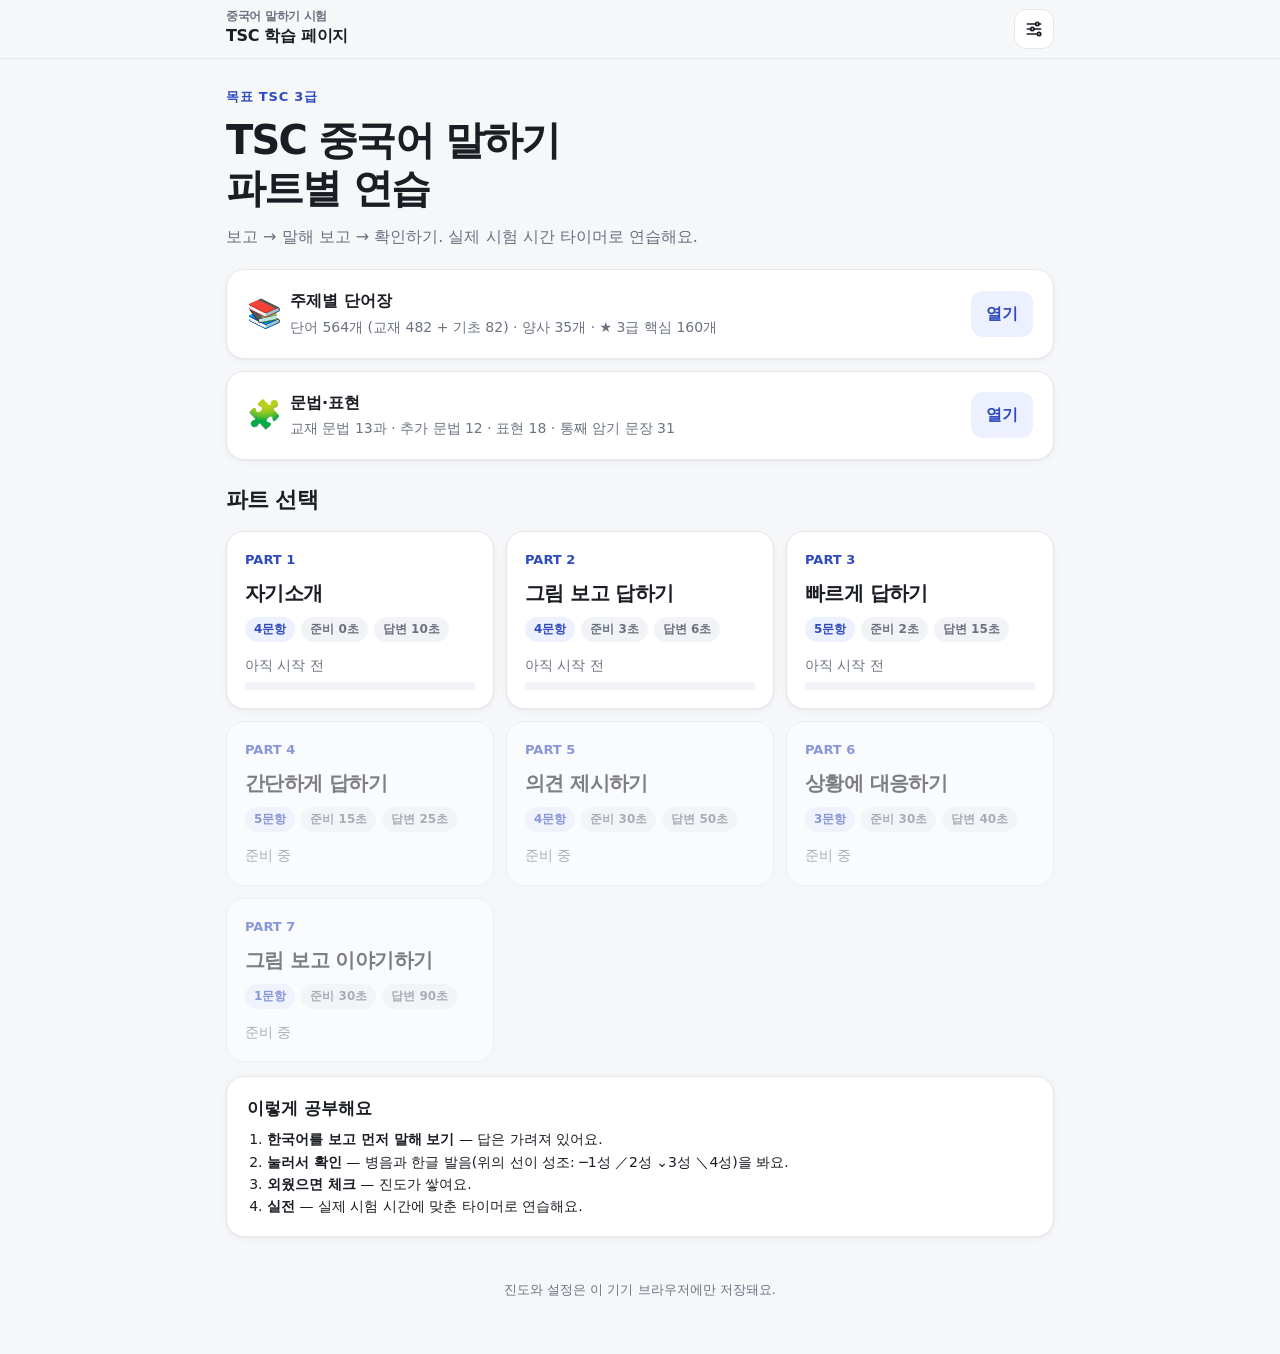
<file: index.html>
<!doctype html>
<html lang="ko">
<head>
<meta charset="utf-8">
<meta name="viewport" content="width=device-width, initial-scale=1, viewport-fit=cover">
<title>TSC 학습 페이지</title>
<meta name="description" content="TSC 중국어 말하기 시험 파트별 연습">
<link rel="stylesheet" href="assets/app.css">
<script src="assets/app.js"></script>
</head>
<body>
<main class="wrap">
  <section class="hero">
    <div class="eyebrow">목표 TSC 3급</div>
    <h1>TSC 중국어 말하기<br>파트별 연습</h1>
    <p>보고 → 말해 보고 → 확인하기. 실제 시험 시간 타이머로 연습해요.</p>
  </section>
  <div id="cont"></div>
  <a class="card row" href="vocab/" id="voccard" style="text-decoration:none;color:inherit"><span style="font-size:28px">📚</span><span style="flex:1"><b>주제별 단어장</b><br><span class="small muted" id="vocstat">단어 564개 (교재 482 + 기초 82) · 양사 35개 · ★ 3급 핵심 160개</span></span><span class="btn soft">열기</span></a>
  <a class="card row" href="grammar/" id="grcard" style="text-decoration:none;color:inherit"><span style="font-size:28px">🧩</span><span style="flex:1"><b>문법·표현</b><br><span class="small muted" id="grstat">교재 문법 13과 · 추가 문법 12 · 표현 18 · 통째 암기 문장 31</span></span><span class="btn soft">열기</span></a>
  <h2>파트 선택</h2>
  <div class="parts" id="parts"></div>
  <div class="card">
    <h3 style="margin-top:0">이렇게 공부해요</h3>
    <ol class="small" style="margin:0;padding-left:20px">
      <li><b>한국어를 보고 먼저 말해 보기</b> — 답은 가려져 있어요.</li>
      <li><b>눌러서 확인</b> — 병음과 한글 발음(위의 선이 성조: ─1성 ／2성 ⌄3성 ＼4성)을 봐요.</li>
      <li><b>외웠으면 체크</b> — 진도가 쌓여요.</li>
      <li><b>실전</b> — 실제 시험 시간에 맞춘 타이머로 연습해요.</li>
    </ol>
  </div>
  <p class="foot">진도와 설정은 이 기기 브라우저에만 저장돼요.</p>
</main>
<script>
const T = TSC, {esc, $} = T;
T.topbar({title: 'TSC 학습 페이지', sub: '중국어 말하기 시험', home: ''});
const PARTS = [
  [1, '자기소개', '自我介绍', '4문항', '준비 0초', '답변 10초', 'part1/'],
  [2, '그림 보고 답하기', '看图回答', '4문항', '준비 3초', '답변 6초', 'part2/'],
  [3, '빠르게 답하기', '快速回答', '5문항', '준비 2초', '답변 15초', 'part3/'],
  [4, '간단하게 답하기', '简短回答', '5문항', '준비 15초', '답변 25초'],
  [5, '의견 제시하기', '拓展回答', '4문항', '준비 30초', '답변 50초'],
  [6, '상황에 대응하기', '情景应对', '3문항', '준비 30초', '답변 40초'],
  [7, '그림 보고 이야기하기', '看图说话', '1문항', '준비 30초', '답변 90초'],
];
const sum = T.load('tsc-summary', {});
$('#parts').innerHTML = PARTS.map(([n, ko, zh, q, prep, ans, href]) => {
  const s = sum['p' + n], pct = s ? Math.round(s.done / s.total * 100) : 0;
  const wrong = ['p' + n + '-x', 'p' + n + 'w-x'].reduce((a, k) => a + Object.keys(T.load('tsc-progress-' + k, {})).length, 0);
  const inner = '<span class="num">PART ' + n + '</span><span class="name">' + ko + '</span>' +
    '<span class="meta"><span class="badge">' + q + '</span><span class="badge accent">' + prep + '</span><span class="badge accent">' + ans + '</span></span>' +
    (href ? '<span class="row small muted" style="margin-top:6px"><span>' + (s ? '진도 ' + pct + '% · ' + s.done + '/' + s.total + (wrong ? ' · <span style="color:var(--accent);font-weight:700">✗ 틀린 것 ' + wrong + '</span>' : '') : '아직 시작 전') + '</span></span><span class="progress"><i style="width:' + pct + '%"></i></span>' : '<span class="small muted" style="margin-top:6px">준비 중</span>');
  return href ? '<a class="part" href="' + href + '">' + inner + '</a>' : '<div class="part soon">' + inner + '</div>';
}).join('');
if (sum.gr) $('#grstat').textContent = '문법·표현 ' + sum.gr.done + ' / ' + sum.gr.total + ' 외움 · 교재 13과 · 통째 암기 문장 31';
if (sum.voc) $('#vocstat').textContent = '★ 핵심 단어 ' + sum.voc.done + ' / ' + sum.voc.total + ' 외움 · 단어 564개 · 양사 35개';
const last = T.load('tsc-last', null);
if (last && /^(part\d|vocab|grammar)\/$/.test(last.href)) $('#cont').innerHTML = '<a class="card row" href="' + esc(last.href) + '" style="text-decoration:none;color:inherit;margin-top:18px"><span style="font-size:28px">▶</span><span style="flex:1"><span class="small muted">이어서 학습하기</span><br><b>' + esc(last.name) + '</b></span><span class="btn primary">계속</span></a>';
</script>
</body>
</html>
</file>
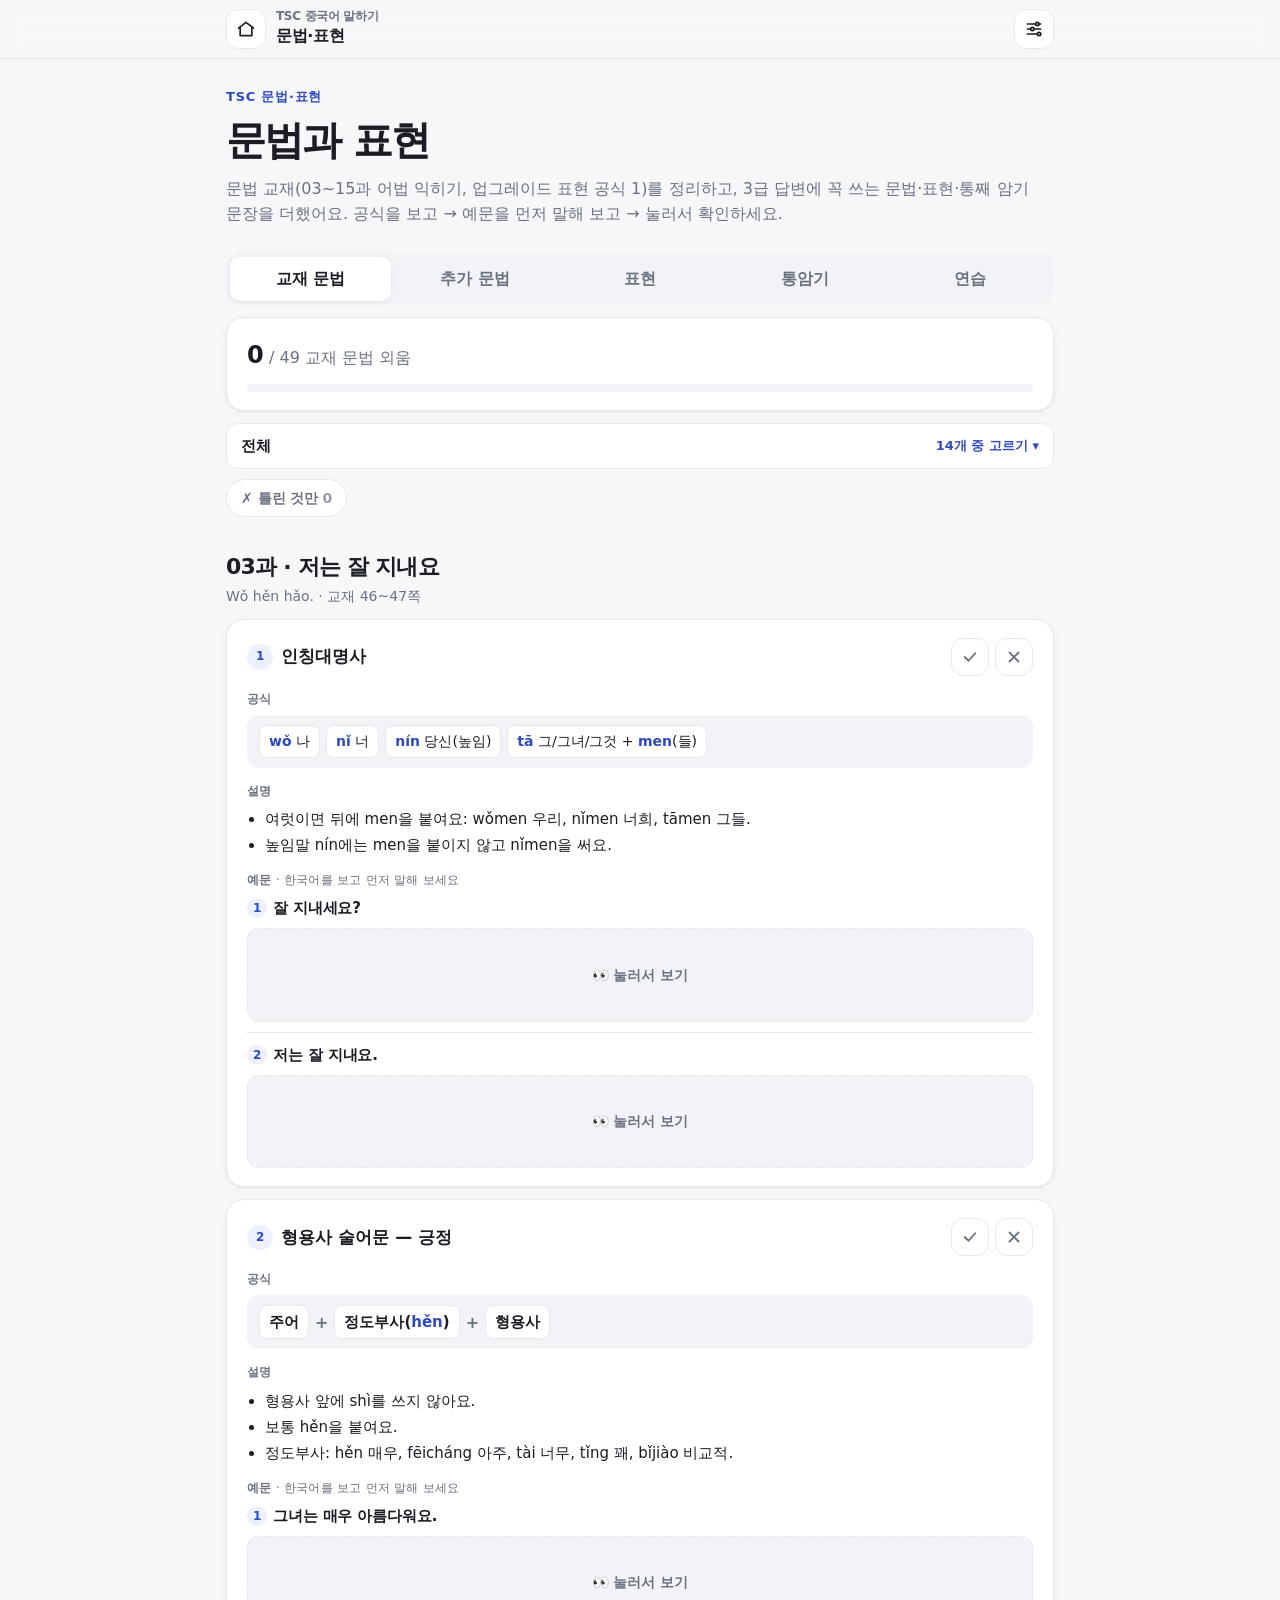
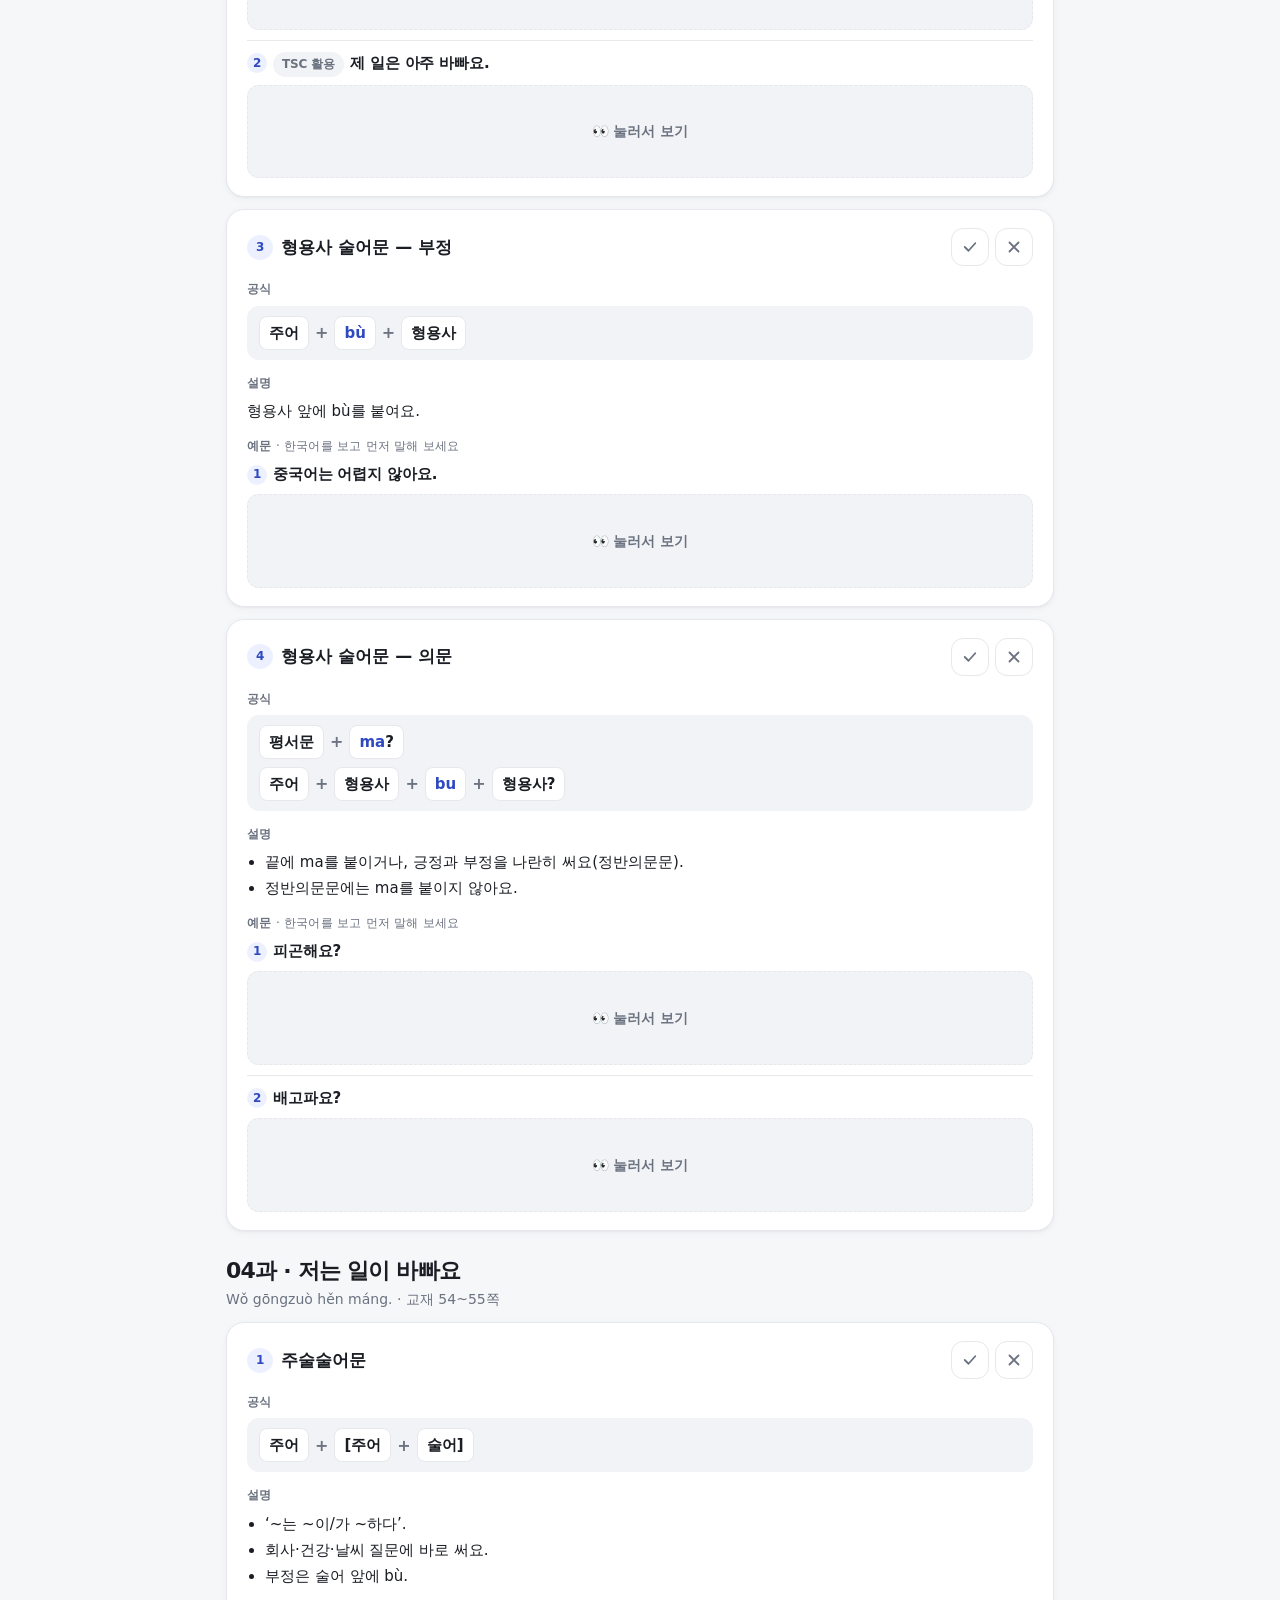
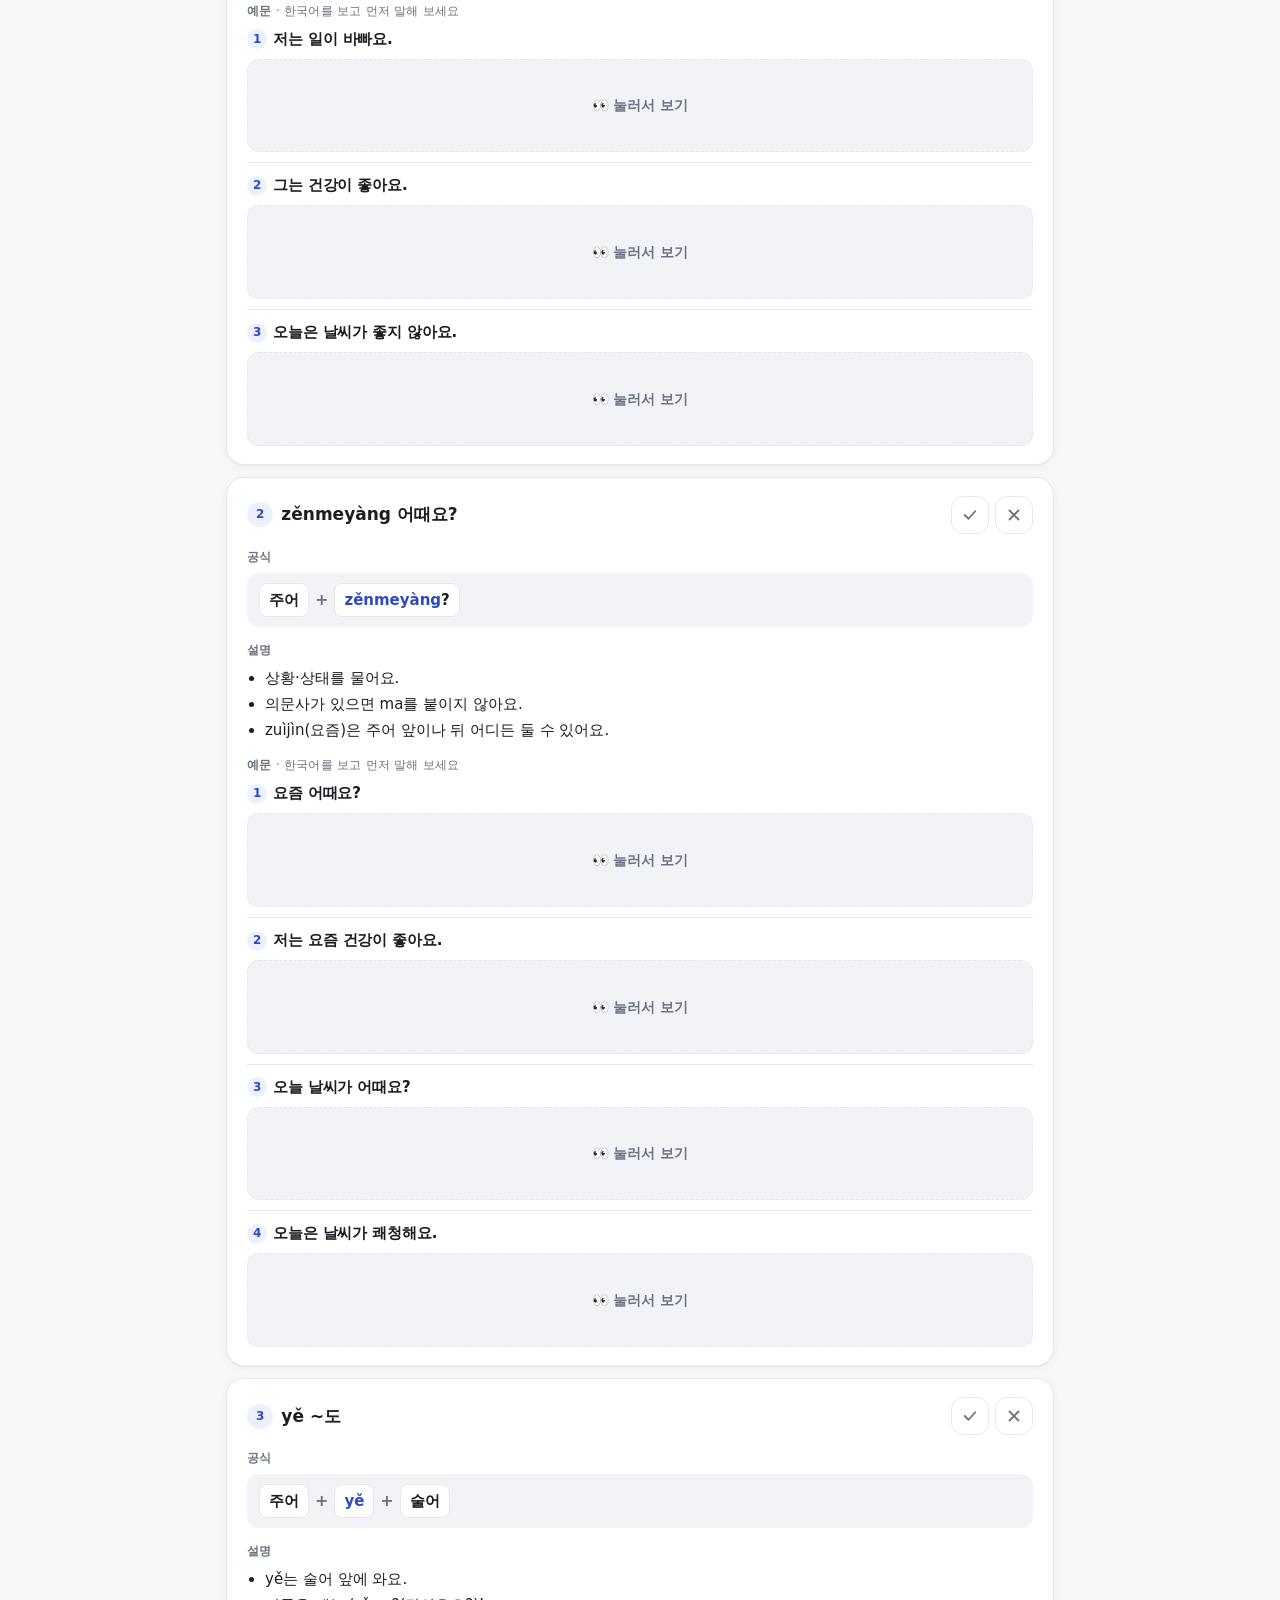
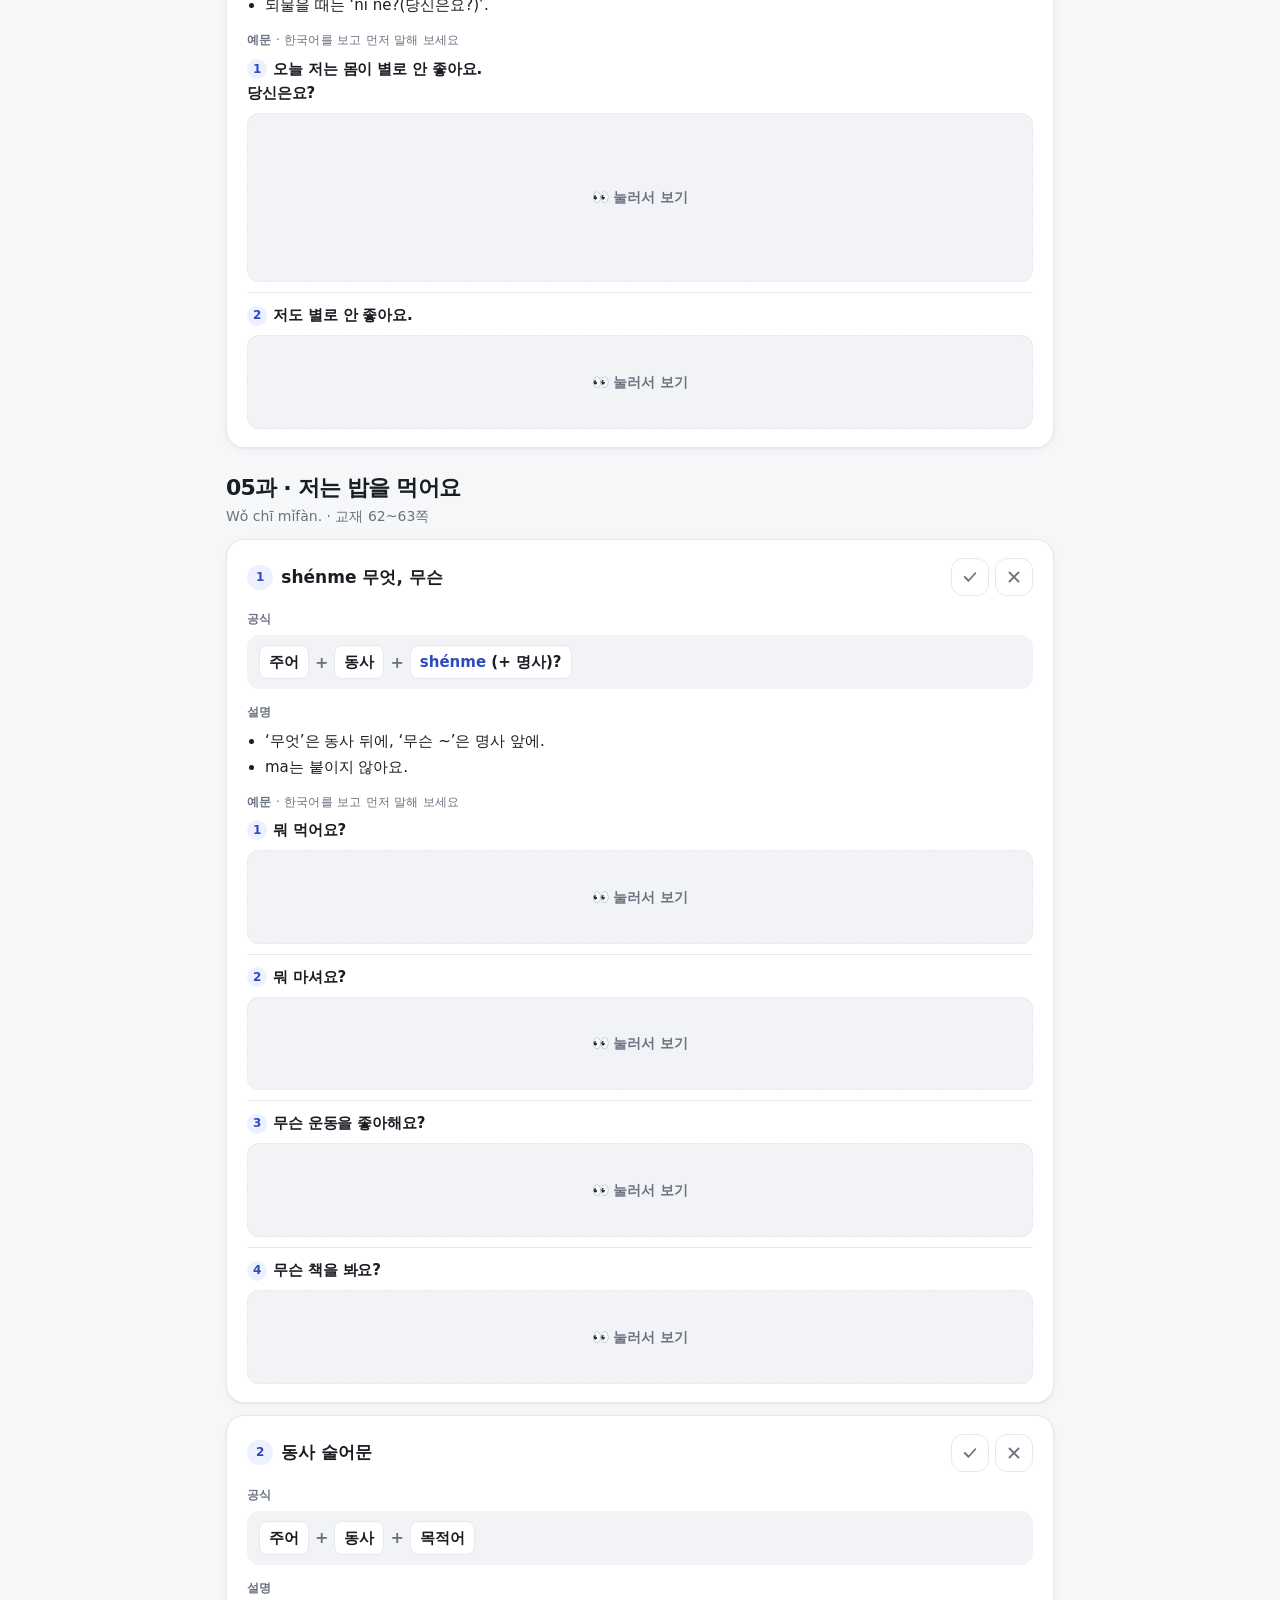
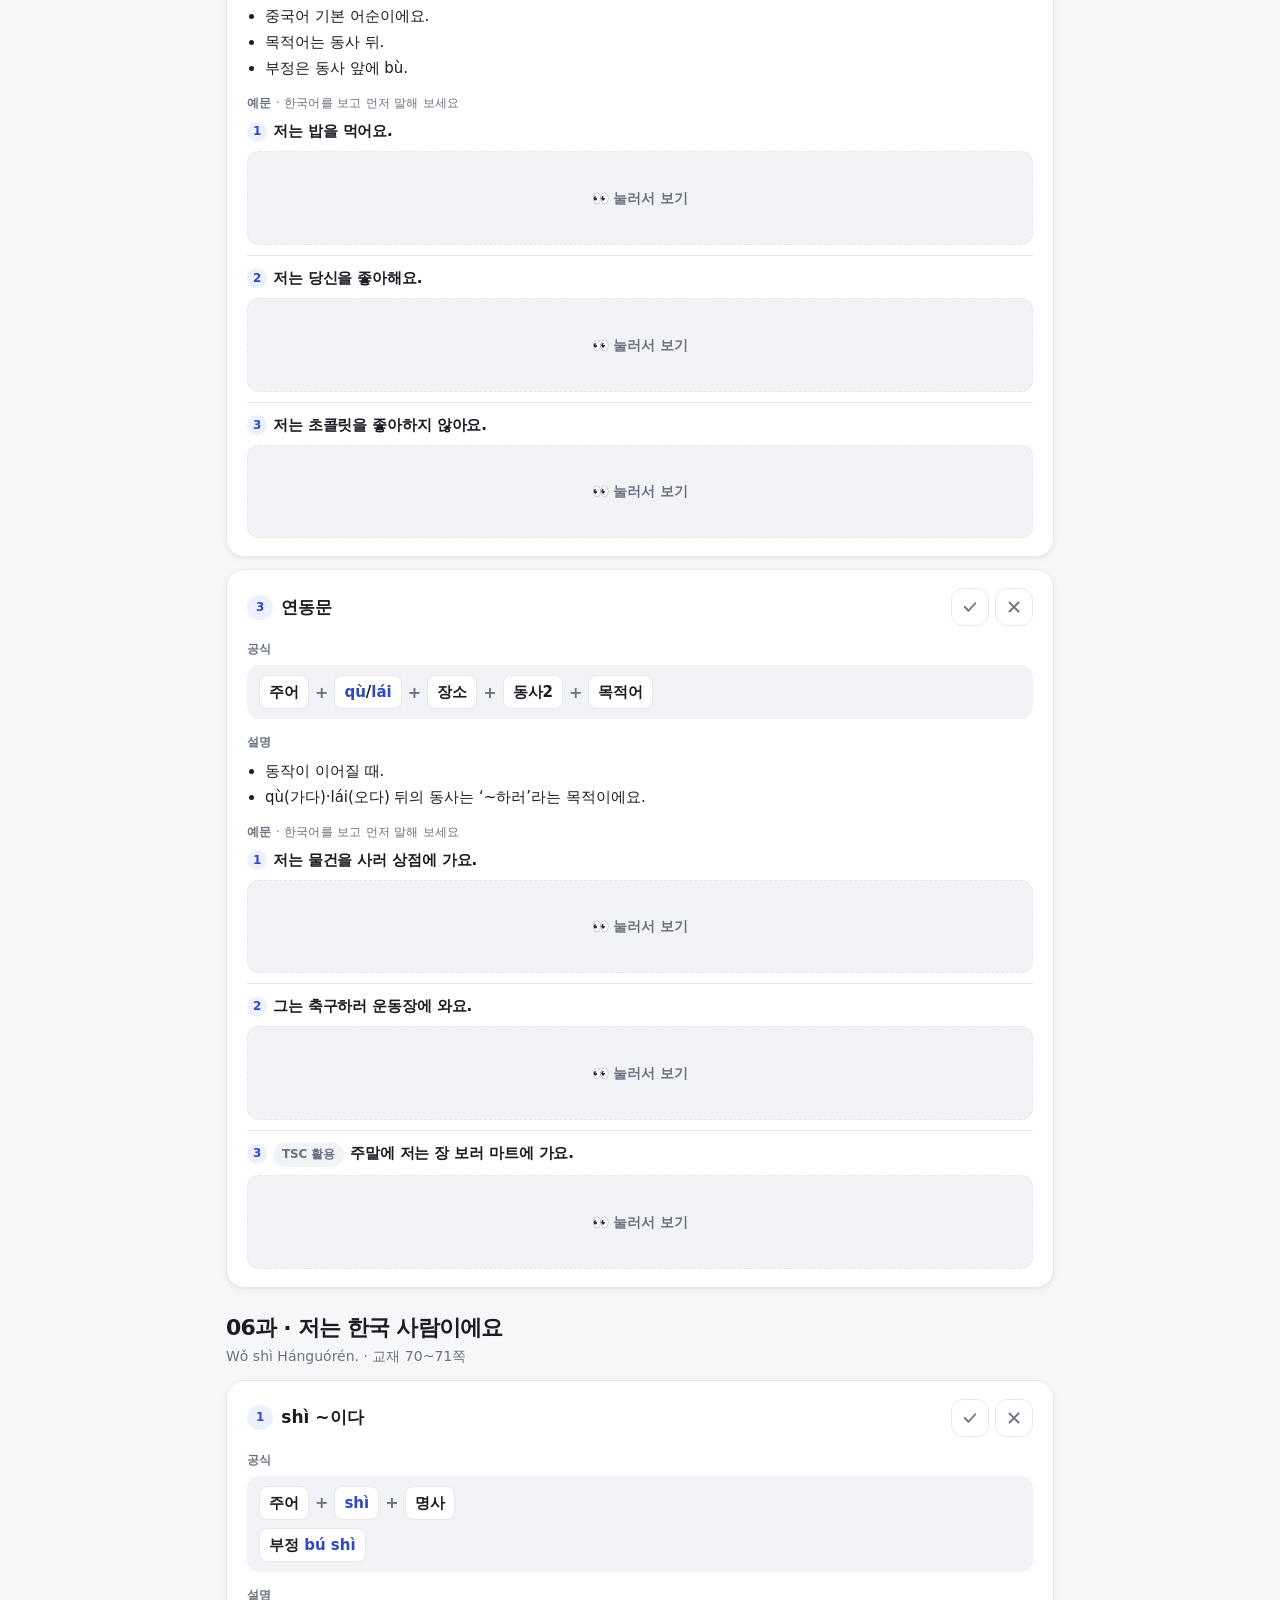
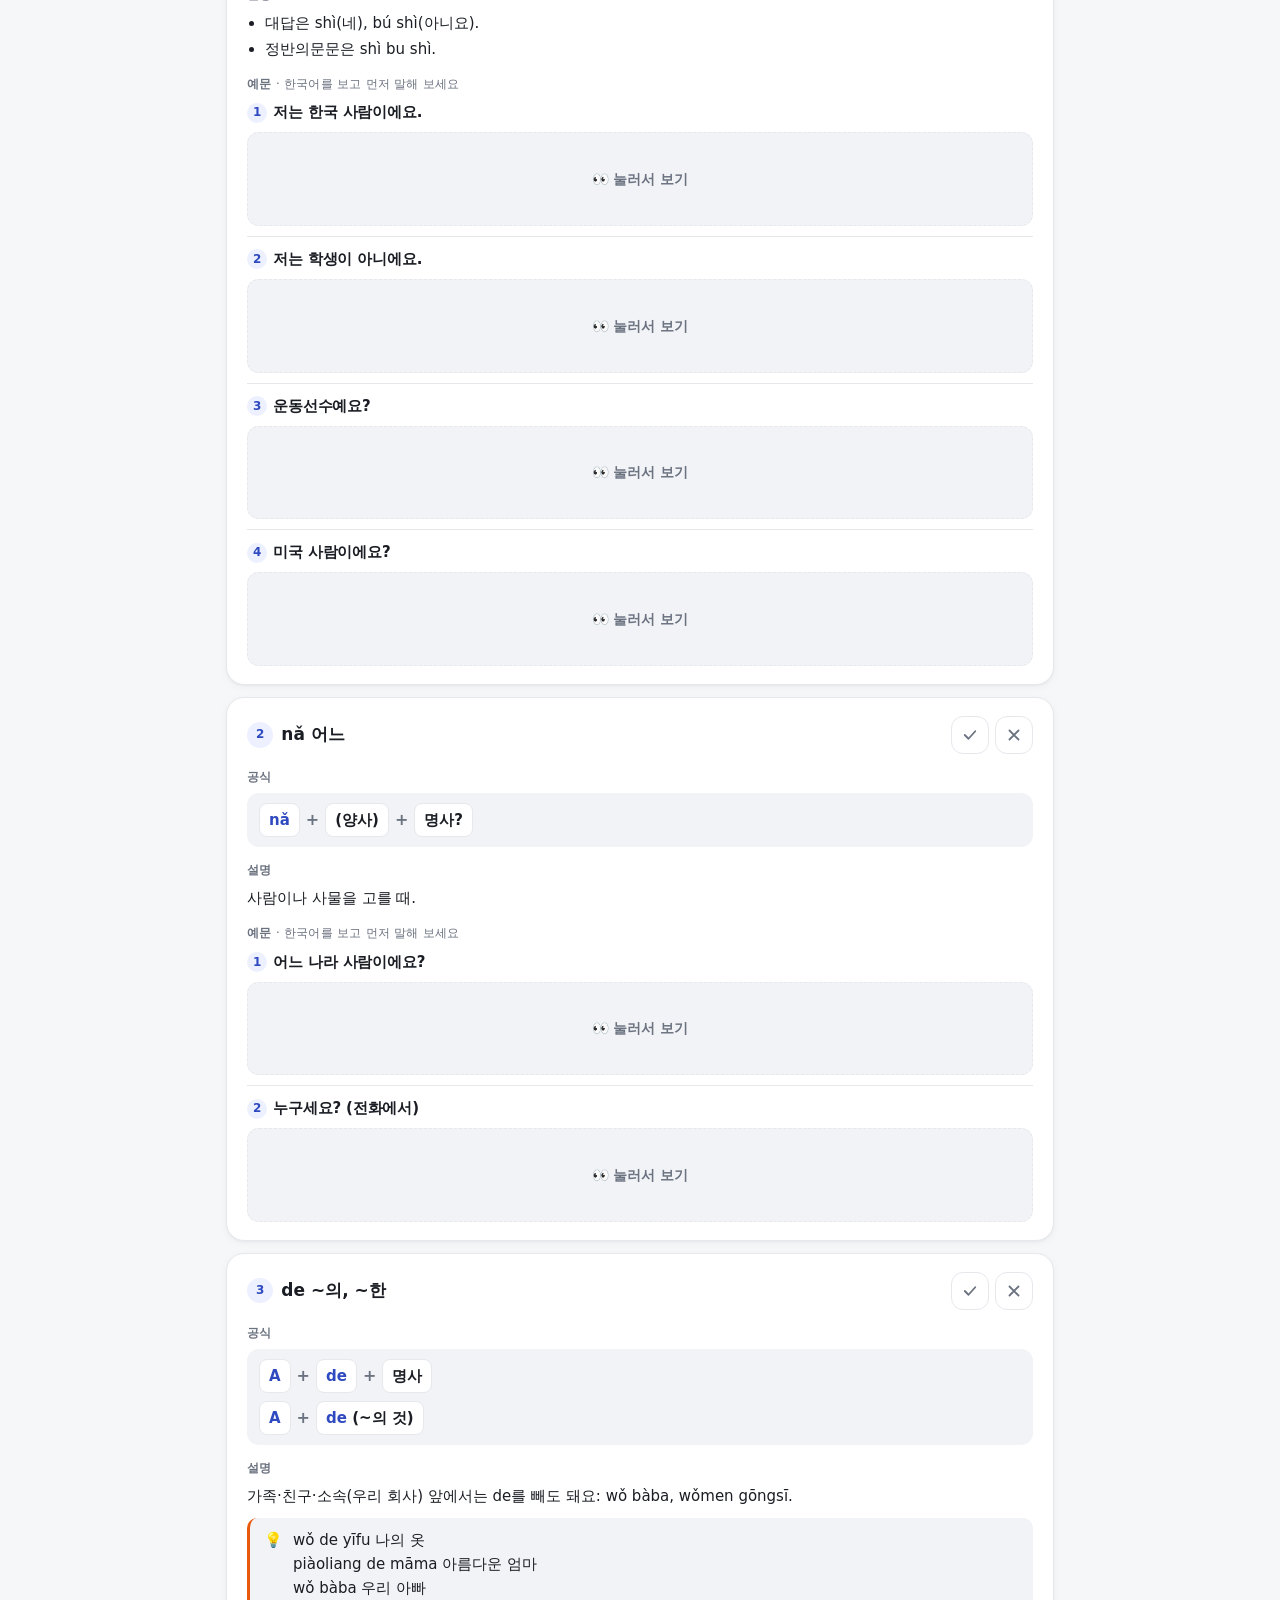
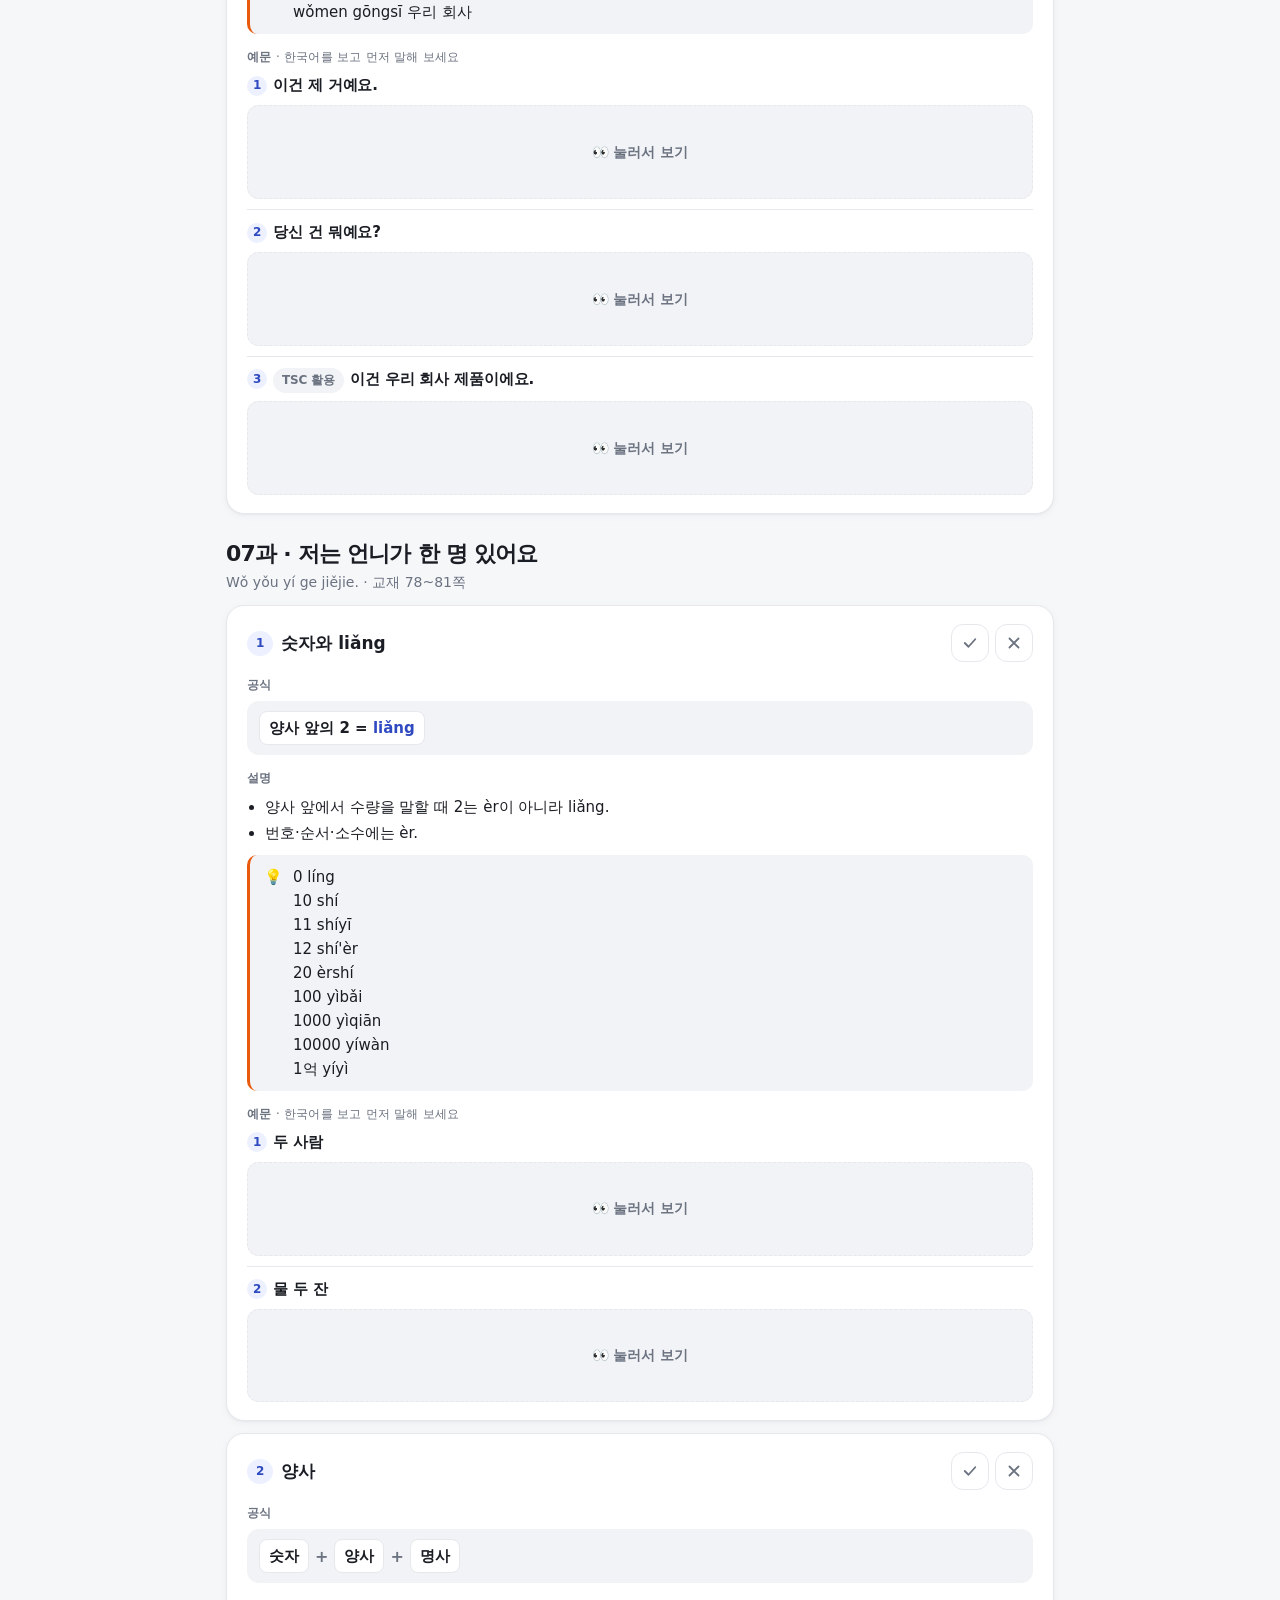
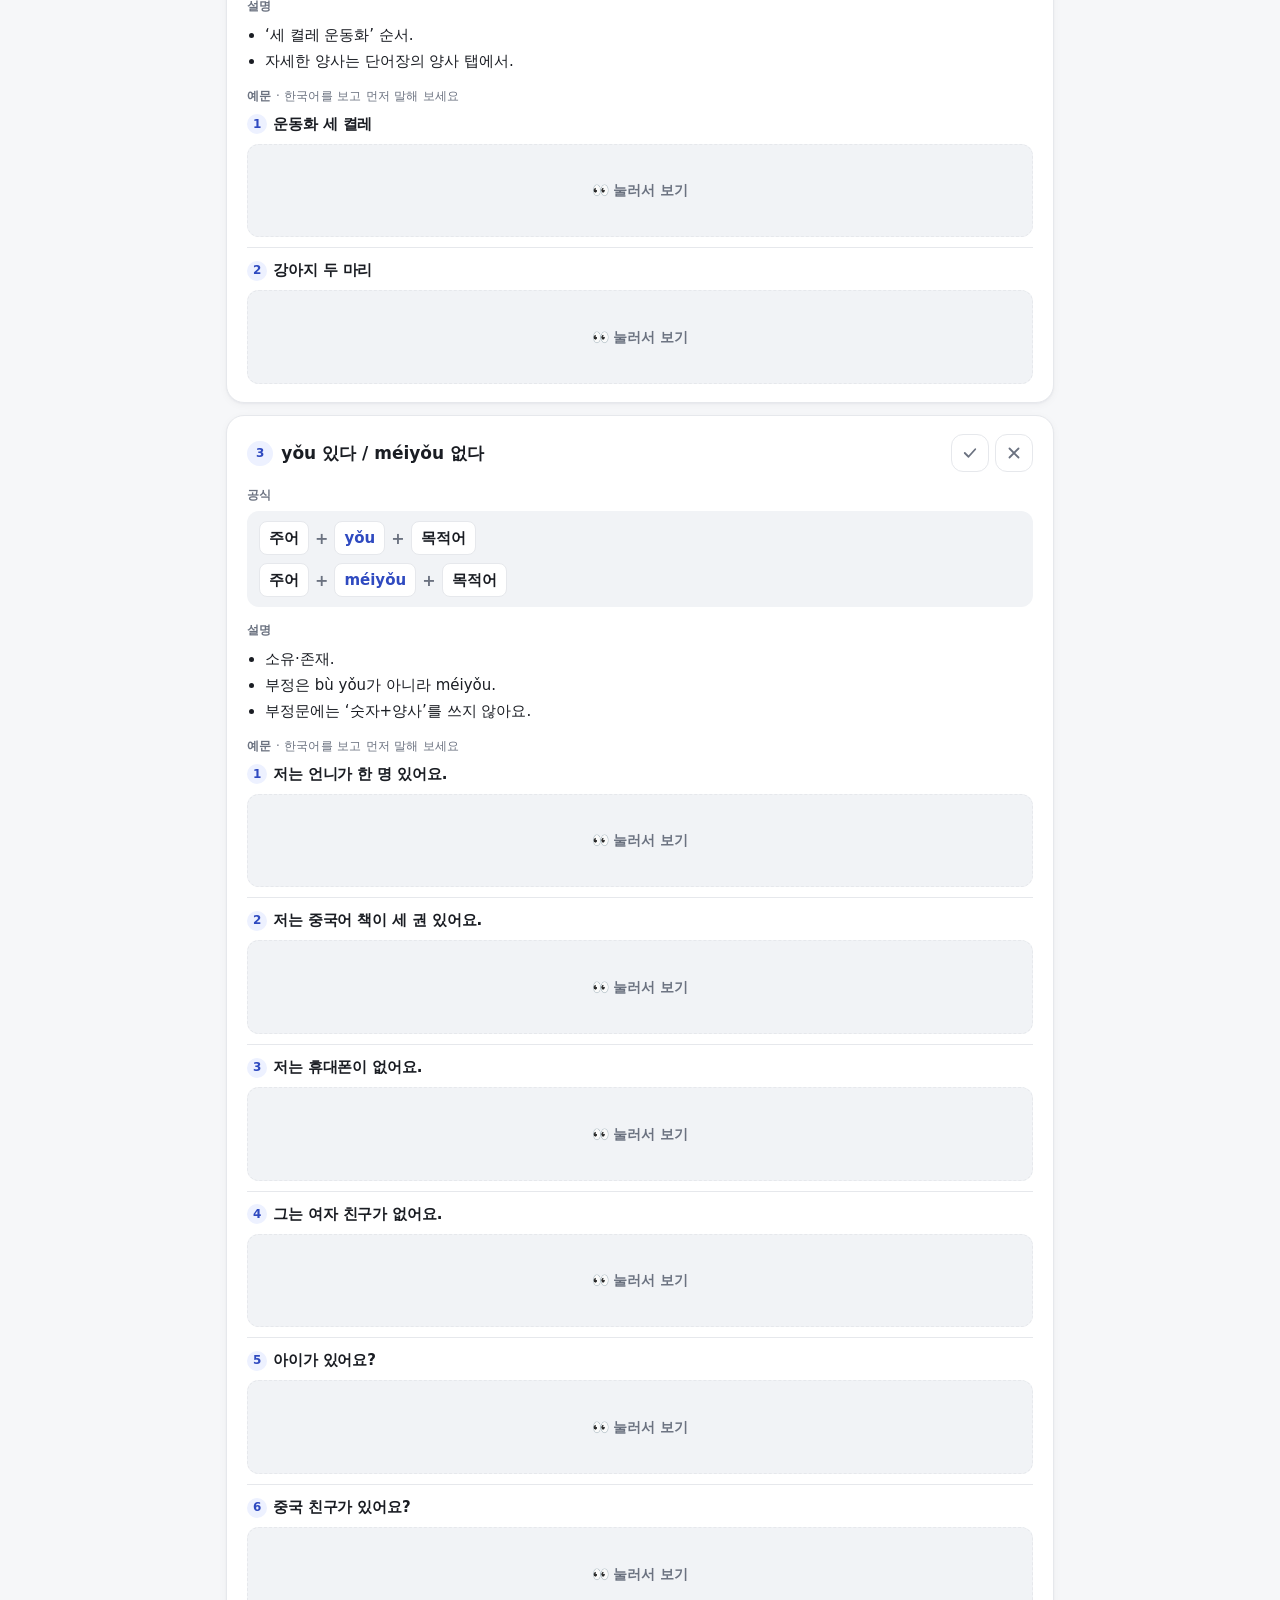
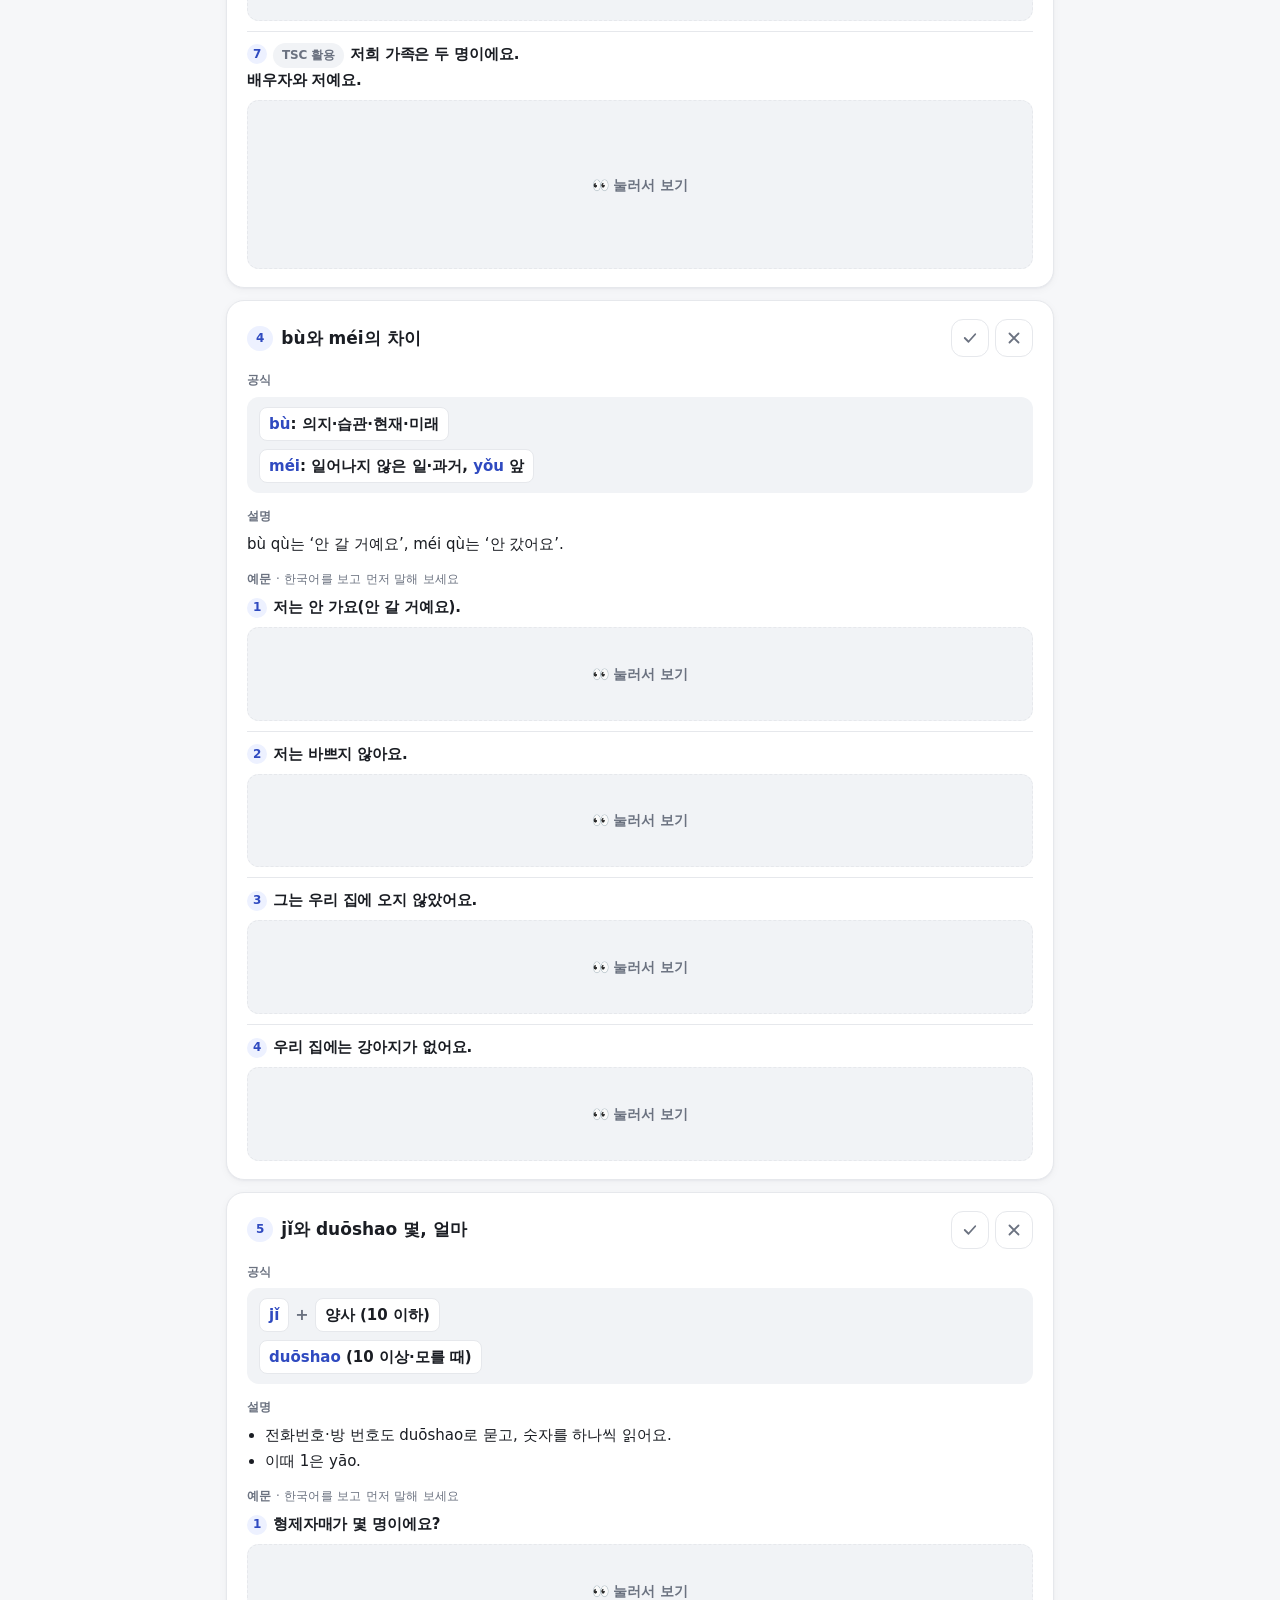
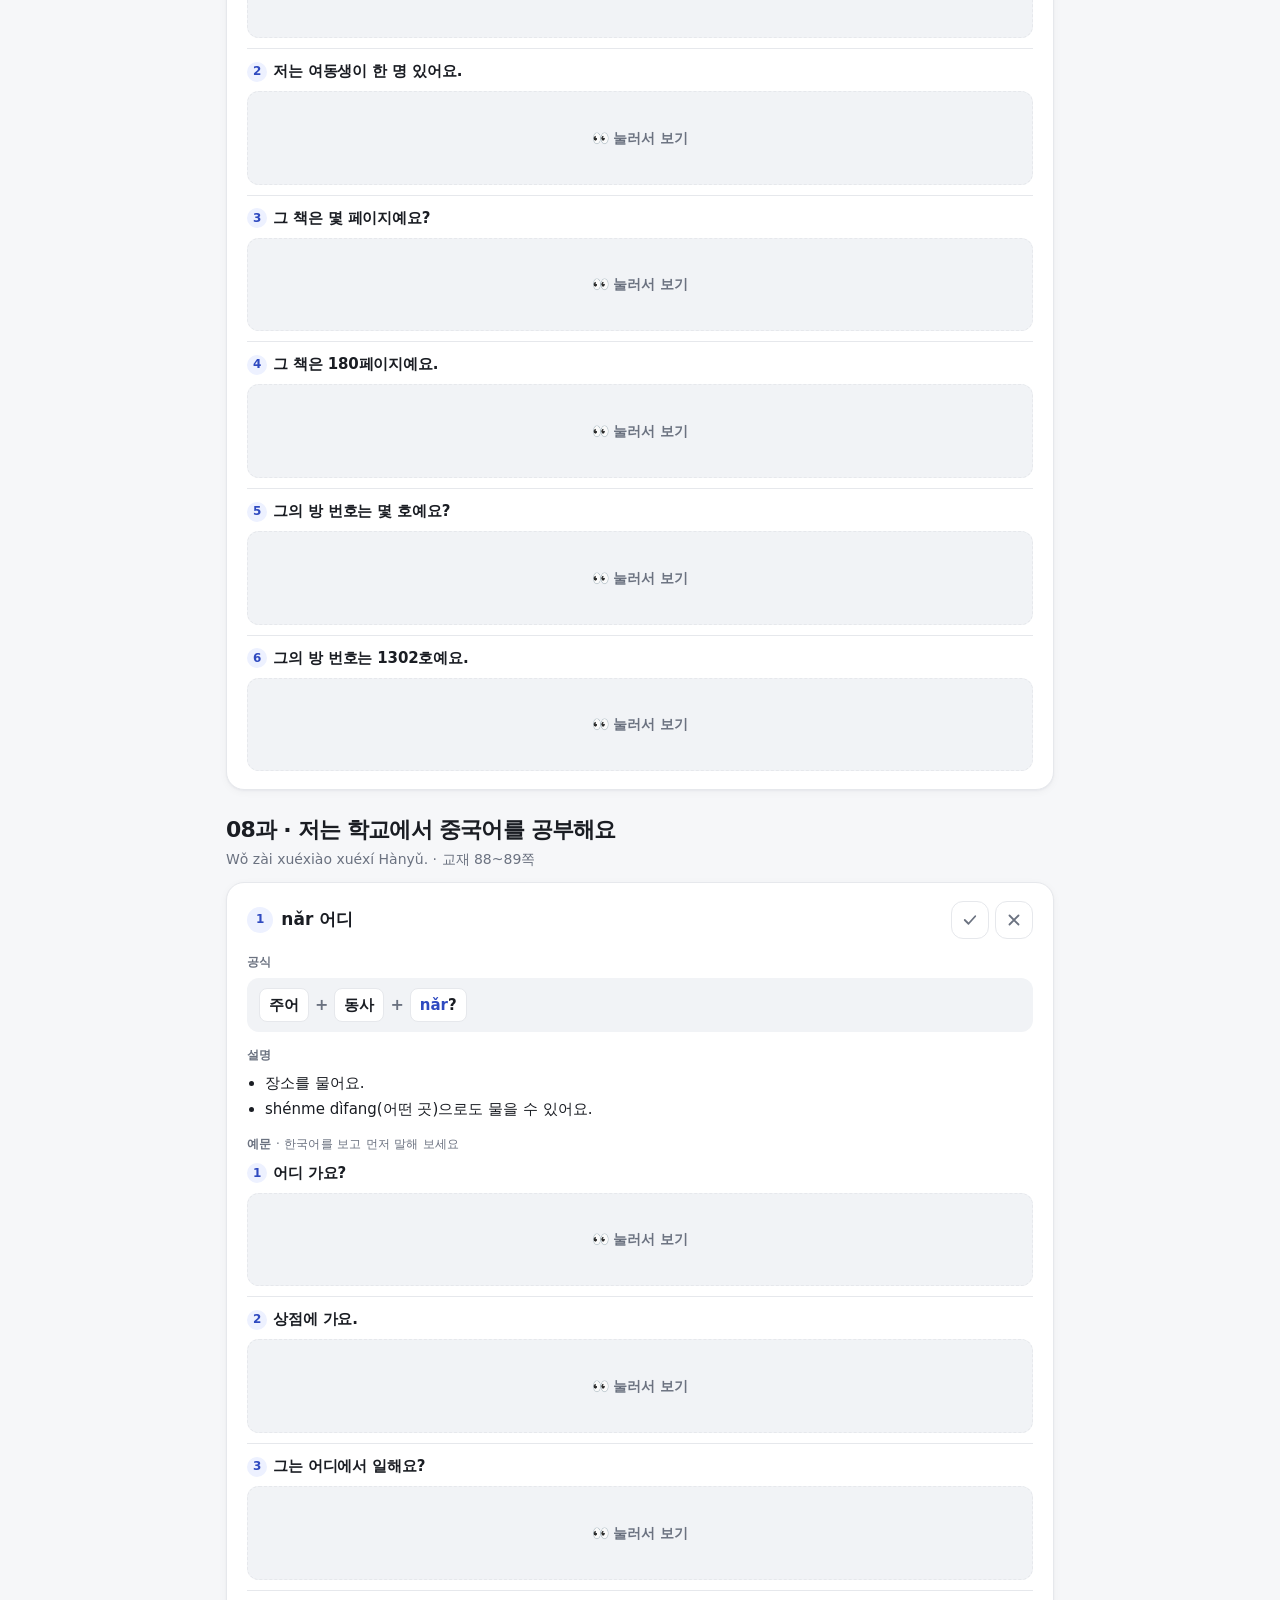
<file: grammar/index.html>
<!doctype html>
<html lang="ko">
<head>
<meta charset="utf-8">
<meta name="viewport" content="width=device-width, initial-scale=1, viewport-fit=cover">
<title>TSC 문법·표현</title>
<meta name="description" content="TSC 문법 교재 정리 — 교재 어법, 추가 문법, 업그레이드 표현, 통째 암기 문장, 연습 카드">
<link rel="stylesheet" href="../assets/app.css">
<script src="../assets/app.js"></script>
<script src="../assets/words.js"></script>
<script src="../vocab/data.js"></script>
<script src="../vocab/measure.js"></script>
<script src="../vocab/lexpick.js"></script>
<script src="data.js"></script>
<style>
.gsec{font-size:12px;font-weight:700;letter-spacing:.02em;color:var(--muted);margin:14px 0 6px}
.gf{background:var(--surface-2);border-radius:12px;padding:10px 12px;display:grid;gap:8px}
.gf-line{display:flex;flex-wrap:wrap;align-items:center;gap:6px}
.gf-box{background:var(--surface);border:1px solid var(--line);border-radius:8px;padding:4px 9px;font-weight:600;font-size:15px}
.gf-plus{color:var(--muted);font-weight:700}
.gf-list{display:flex;flex-wrap:wrap;gap:6px}
.gf-list span{background:var(--surface);border:1px solid var(--line);border-radius:8px;padding:4px 9px;font-size:14px}
.gk{color:var(--brand-text);font-weight:700}
.gd{margin:0;padding-left:18px;font-size:15px;line-height:1.6}
.gd li+li{margin-top:2px}
.gd1{margin:0;font-size:15px;line-height:1.6}
.gex{border-top:1px solid var(--line);padding-top:10px;margin-top:10px}
.gsec+.gex{border-top:0;padding-top:0;margin-top:0}
.gex .ko{margin:0 0 2px;font-size:15px;font-weight:600}
.gnum{display:inline-flex;align-items:center;justify-content:center;width:20px;height:20px;border-radius:50%;background:var(--brand-soft);color:var(--brand-text);font-size:12px;font-weight:700;margin-right:6px;vertical-align:1px}
.tw.gkey{background:var(--brand-soft);box-shadow:inset 0 -2px 0 var(--brand);border-radius:4px 4px 0 0;padding:0 3px;font-weight:700}
</style>
</head>
<body class="has-bottom">
<main class="wrap">
  <section class="hero">
    <div class="eyebrow">TSC 문법·표현</div>
    <h1>문법과 표현</h1>
    <p>문법 교재(03~15과 어법 익히기, 업그레이드 표현 공식 1)를 정리하고, 3급 답변에 꼭 쓰는 문법·표현·통째 암기 문장을 더했어요. 공식을 보고 → 예문을 먼저 말해 보고 → 눌러서 확인하세요.</p>
  </section>
  <nav class="tabs bottom" id="tabs" aria-label="문법 메뉴"></nav>
  <section id="view" aria-live="polite"></section>
  <p class="foot">외운 표시는 이 기기 브라우저에만 저장돼요.</p>
</main>
<script>
const T = TSC, {esc, $} = T, G = window.GR;
T.topbar({title: '문법·표현', sub: 'TSC 중국어 말하기'});
T.save('tsc-last', {href: 'grammar/', name: '문법·표현'});

/* 예문 속 단어 뜻: 단어장 단어 + 기본 단어 + 양사 + 문법 페이지 단어 */
window.VOC.forEach(c => c.words.forEach(w => T.addLex({py: w.py.replace(/\s*…\s*/g, ' ').replace(/\s+/g, ' ').trim(), hg: w.hg, parts: w.parts, ko: w.ko})));
T.addLexList(window.VOC_FUNC);
T.addLexList(window.MW.lex);
T.addLexList(G.lex);
const NUM = /^(yī|yí|yì|liǎng|èr|sān|sì|wǔ|liù|qī|bā|jiǔ|shí|líng|jǐ|[a-zāáǎàēéěèīíǐìōóǒòūúǔù]*(shí|bǎi|qiān)[a-zāáǎàēéěèīíǐìōóǒòūúǔù]*)$/;
T.lexPick = (key, list, c) => {
  const by = s => list.find(x => x.ko.includes(s));
  const after = c.keys.slice(c.i + 1);
  switch (key) {
    case 'jiàn': if (['lǐwù', 'yīfu', 'máoyī'].includes(c.next)) return list.find(x => x.ko.startsWith('양사')); break;
    case 'dài': if (c.next === 'yǔsǎn') return by('챙기'); break;
    case 'qián': if (c.prev === 'kuài') return by('돈'); break;
    case 'de': if (!c.next || ['ba', 'ma', 'shì'].includes(c.next)) {
        if (/^(wǒ|nǐ|tā|wǒmen|nǐmen|tāmen)$/.test(c.prev || '')) return by('의 것');
        const si = c.keys.indexOf('shì'); if (si > -1 && si < c.i) return by('강조');
        return by('한 것'); }
      if (['hěn', 'bù', 'fēicháng', 'tài', 'tǐng'].includes(c.next) && !/^(wǒ|nǐ|tā|wǒmen|nǐmen|tāmen)$/.test(c.prev || '')) return by('정도');
      if (['shuō', 'wèn', 'xiě', 'zǒu', 'kàn'].includes(c.next)) return by('하게'); return by('~의');
    case 'kuài': if (after.includes('le') && !NUM.test(c.prev || '')) return by('곧'); break;
    case 'jiào': if (c.prev === 'zài') return by('짖다'); break;
    case 'shí': if (/^(wǒ|nǐ|tā|wǒmen|tāmen)$/.test(c.next || '')) return by('때'); return by('10');
    case 'hào': if (c.keys.includes('fángjiān')) return by('호') || by('번호'); break;
    case 'le': if (c.i === c.keys.length - 1 && (c.keys.includes('kuài') || ['lěng', 'rè', 'kāichē', 'qù', 'xiàbān'].includes(c.prev))) return by('변화'); return by('완료');
  }
  return window.VOC_LEXPICK(key, list, c);
};
T.exampleSource = () => [...G.book.flatMap(u => u.points.flatMap(p => p.ex)), ...G.extra.flatMap(p => p.ex), ...G.up.flatMap(p => p.ex), ...G.memo.flatMap(m => m.rows)];

const view = $('#view');
const ALLP = [...G.book.flatMap(u => u.points.map(p => Object.assign(p, {unit: u}))), ...G.extra, ...G.up];
const prog = T.progress('gr');
const st = Object.assign({tab: 'book', unit: 'all', memo: 'all', src: 'book'}, T.load('tsc-gr-view', {}));
let onlyWrong = false;
const saveSt = () => T.save('tsc-gr-view', st);
function summary(){ const s = T.load('tsc-summary', {}); s.gr = {done: prog.count(ALLP.map(p => p.id)), total: ALLP.length}; T.save('tsc-summary', s); }

/* ===== 문법 카드 ===== */
const exRow = e => '<div style="margin-top:10px"><p class="ko" style="margin:0;font-size:15px">' + (e.tsc ? '<span class="badge accent" style="margin-right:6px">TSC 활용</span>' : '') + T.koHTML(e) + '</p>' + T.revealHTML(T.sayHTML(e)) + '</div>';
/* 공식: ' / '는 줄 바꿈, ' + '는 칸으로 나누고 병음은 파란 글씨, ' · '는 목록 */
const PYR = /([A-Za-zāáǎàēéěèīíǐìōóǒòūúǔùǚǜü'][A-Za-zāáǎàēéěèīíǐìōóǒòūúǔùǚǜü'…]*(?:\s+[a-zāáǎàēéěèīíǐìōóǒòūúǔùǚǜü'…]+)*)/g;
const pyHi = t => esc(t).replace(PYR, '<b class="gk">$1</b>');
function formulaHTML(f){
  return f.split(' / ').map(line => {
    if (line.includes(' · ')) return '<div class="gf-list">' + line.split(' · ').map(x => '<span>' + pyHi(x) + '</span>').join('') + '</div>';
    return '<div class="gf-line">' + line.split(' + ').map(x => '<span class="gf-box">' + pyHi(x) + '</span>').join('<span class="gf-plus">+</span>') + '</div>';
  }).join('');
}
const descHTML = d => { d = d.replace(/\s*\(HSK [^)]*\)/, ''); const ss = d.split(/(?<=\.)\s+(?=\S)/); return ss.length > 1 ? '<ul class="gd">' + ss.map(x => '<li>' + esc(x) + '</li>').join('') + '</ul>' : '<p class="gd1">' + esc(d) + '</p>'; };
const tipHTML = t => '<div class="tip small"><span>💡</span><span>' + (t.includes(' · ') ? t.split(' · ').map(esc).join('<br>') : esc(t)) + '</span></div>';
const keysOf = f => [...new Set((f.match(/[a-zāáǎàēéěèīíǐìōóǒòūúǔùǚü']{2,}/gi) || []).map(x => x.toLowerCase()))];
function pcard(p, n){
  const s = T.markState('gr', p.id);
  return '<article class="card gcard' + (s ? ' ' + s : '') + '" data-id="' + p.id + '" data-keys="' + esc(keysOf(p.f).join(' ')) + '"><div class="card-head"><span class="badge">' + n + '</span><span class="label" style="color:var(--ink);font-size:17px;flex:1">' + esc(p.t) + ((p.d.match(/\(HSK ([^)]*)\)/) || [])[1] ? ' <span class="badge" style="font-size:12px;vertical-align:2px">HSK ' + esc(p.d.match(/\(HSK ([^)]*)\)/)[1]) + '</span>' : '') + '</span>' + T.markBtns('gr', p.id) + '</div>' +
    '<div class="gsec">공식</div><div class="gf">' + formulaHTML(p.f) + '</div>' +
    '<div class="gsec">설명</div>' + descHTML(p.d) +
    (p.tip ? tipHTML(p.tip) : '') +
    '<div class="gsec">예문 <span class="muted" style="font-weight:500">· 한국어를 보고 먼저 말해 보세요</span></div>' +
    p.ex.map((e, i) => '<div class="gex"><p class="ko"><span class="gnum">' + (i + 1) + '</span>' + (e.tsc ? '<span class="badge accent" style="margin-right:6px">TSC 활용</span>' : '') + T.koHTML(e) + '</p>' + T.revealHTML(T.sayHTML(e)) + '</div>').join('') +
    (p.fix ? '<p class="small muted" style="margin:12px 0 0">✏️ 사전 표기로 고침 — ' + esc(p.fix) + '</p>' : '') + '</article>';
}
/* 예문 속 공식 단어(핵심어)를 파란 바탕으로 */
const SUFFIX = ['guo', 'le', 'men', 'de'];
function markKeys(){
  view.querySelectorAll('.gcard').forEach(c => {
    const keys = (c.dataset.keys || '').split(' ').filter(Boolean); if (!keys.length) return;
    c.querySelectorAll('.say .py .tw').forEach(t => {
      const w = t.textContent.toLowerCase().replace(/\s*\([^)]*\)/g, '').replace(/[,.?!]/g, '').trim();
      if (keys.includes(w) || w.split(' ').some(x => keys.includes(x)) || keys.some(k => SUFFIX.includes(k) && w.length > k.length && w.endsWith(k) && k !== 'de')) t.classList.add('gkey');
    });
  });
}
const wrongN = list => list.filter(p => T.markState('gr', p.id) === 'wrong').length;
const filt = list => onlyWrong ? list.filter(p => T.markState('gr', p.id) === 'wrong') : list;
function statCard(list, label){
  const d = prog.count(list.map(p => p.id));
  return '<div class="card" id="statcard"><div class="stat"><b>' + d + '</b><span class="muted">/ ' + list.length + ' ' + label + '</span></div><div class="progress" style="margin-top:10px"><i style="width:' + (d / list.length * 100) + '%"></i></div></div>';
}

function viewBook(){
  const all = G.book.flatMap(u => u.points);
  let h = statCard(all, '교재 문법 외움') +
    '<div class="chips">' + [['all', '전체'], ...G.book.map(u => [u.id, u.lesson])].map(([id, n]) => '<button class="chip" type="button" data-unit="' + id + '" aria-pressed="' + (st.unit === id) + '">' + esc(n) + '</button>').join('') + '</div><div class="chips">' + T.wrongToggle(onlyWrong, wrongN(all)) + '</div>';
  const units = G.book.filter(u => st.unit === 'all' || u.id === st.unit);
  let any = false;
  units.forEach(u => {
    const ps = filt(u.points); if (!ps.length) return; any = true;
    h += '<h2 style="margin-top:22px">' + esc(u.lesson) + ' · ' + esc(u.ko) + '</h2><p class="small muted" style="margin:-4px 0 6px">' + esc(u.py) + ' · 교재 ' + esc(u.pages) + '</p>' + ps.map(p => pcard(p, u.points.indexOf(p) + 1)).join('');
  });
  if (!any) h += onlyWrong ? T.emptyWrong : '';
  view.innerHTML = h;
  markKeys();
}
function viewExtra(){
  const ps = filt(G.extra);
  view.innerHTML = statCard(G.extra, '추가 문법 외움') +
    '<h2 style="margin-top:18px">추가 문법 <span class="badge accent" style="vertical-align:3px">교재 밖</span></h2><p class="small muted">교재에는 없지만 3급 답변에 꼭 쓰는 HSK 2~3급 기본 문법이에요. 예문은 새로 만든 문장이에요. 3부분 패턴 탭의 추가 패턴(guo, rúguǒ … jiù, xiān … ránhòu, yǐjīng … le)도 함께 보세요.</p>' +
    '<div class="chips">' + T.wrongToggle(onlyWrong, wrongN(G.extra)) + '</div>' +
    (ps.length ? ps.map(p => pcard(p, G.extra.indexOf(p) + 1)).join('') : T.emptyWrong);
  markKeys();
}
function viewUp(){
  const book = filt(G.up.filter(p => !p.add)), add = filt(G.up.filter(p => p.add));
  view.innerHTML = statCard(G.up, '표현 외움') + '<div class="chips">' + T.wrongToggle(onlyWrong, wrongN(G.up)) + '</div>' +
    (book.length ? '<h2 style="margin-top:18px">업그레이드 표현 공식</h2><p class="small muted">교재 156~159쪽. 이런 표현을 하나씩 섞으면 답변이 길고 자연스러워져요.</p>' + book.map((p, i) => pcard(p, G.up.indexOf(p) + 1)).join('') : '') +
    (add.length ? '<h2 style="margin-top:28px">추가 표현 <span class="badge accent" style="vertical-align:3px">교재 밖</span></h2><p class="small muted">4~5부분에서 점수를 올리는 연결 표현이에요(HSK 3~4급). 예문은 새로 만든 문장이에요.</p>' + add.map(p => pcard(p, G.up.indexOf(p) + 1)).join('') : '') +
    (!book.length && !add.length ? T.emptyWrong : '');
  markKeys();
}
function viewMemo(){
  const rows = G.memo.flatMap(m => m.rows);
  const d = T.progress('grm').count(rows.map(r => r.id));
  let h = '<div class="card"><div class="stat"><b>' + d + '</b><span class="muted">/ ' + rows.length + ' 문장 외움</span></div><p class="small muted" style="margin:8px 0 0">시험에서 바로 꺼내 쓰는 문장이에요. 통째로 외워 두면 답변 시작과 마무리가 편해져요. 교재 밖에서 새로 만든 문장이에요.</p></div>' +
    '<div class="chips">' + [['all', '전체'], ...G.memo.map(m => [m.id, m.part])].map(([id, n]) => '<button class="chip" type="button" data-memo="' + id + '" aria-pressed="' + (st.memo === id) + '">' + esc(n) + '</button>').join('') + '</div>';
  G.memo.filter(m => st.memo === 'all' || m.id === st.memo).forEach(m => {
    h += '<h2 style="margin-top:20px">' + esc(m.part) + ' <span class="small muted" style="font-weight:500">' + esc(m.desc) + '</span></h2>' +
      m.rows.map(r => { const s = T.markState('grm', r.id); return '<div class="card' + (s ? ' ' + s : '') + '" data-id="' + r.id + '" style="padding:12px 14px;margin:8px 0"><div class="row" style="align-items:flex-start"><p class="ko" style="margin:0;flex:1">' + T.koHTML(r) + '</p>' + T.markBtns('grm', r.id) + '</div>' + T.revealHTML(T.sayHTML(r)) + '</div>'; }).join('');
  });
  view.innerHTML = h;
}

/* ===== 연습 카드: 한국어 → 중국어로 말하기 ===== */
const SRC = [['book', '교재 문법'], ['extra', '추가 문법'], ['up', '표현'], ['memo', '통암기'], ['wrong', '✗ 틀린 것']];
function cards(){
  const fromP = (ps, tag) => ps.flatMap(p => p.ex.filter(e => /[.?!]$/.test(e.py)).map((e, j) => ({id: p.id + ':' + p.ex.indexOf(e), e, hint: p.t, tag})));
  const all = [...fromP(G.book.flatMap(u => u.points), 'book'), ...fromP(G.extra, 'extra'), ...fromP(G.up, 'up'), ...G.memo.flatMap(m => m.rows.map(r => ({id: r.id, e: r, hint: m.part, tag: 'memo'})))];
  return st.src === 'wrong' ? all.filter(c => T.markState('grp', c.id) === 'wrong') : all.filter(c => c.tag === st.src);
}
let deck = [], dpos = 0;
function viewPractice(){
  const list = cards(), ids = list.map(c => c.id);
  let h = '<div class="chips" style="margin-top:14px">' + SRC.map(([k, n]) => '<button class="chip" type="button" data-src="' + k + '" aria-pressed="' + (st.src === k) + '">' + n + '</button>').join('') + '</div>';
  if (!list.length) h += T.emptyWrong;
  else {
    if (!deck.length || !deck.every(id => ids.includes(id))) { deck = ids.slice().sort(() => Math.random() - .5); dpos = 0; }
    if (dpos >= deck.length) h += '<div class="card center"><h3>한 바퀴 끝! 👏</h3><p class="muted">맞힌 카드 ' + T.progress('grp').count(deck) + ' / ' + deck.length + '</p><button class="btn primary" type="button" id="again">다시 섞어서 시작</button></div>';
    else {
      const c = list.find(x => x.id === deck[dpos]);
      h += '<div class="small muted">' + (dpos + 1) + ' / ' + deck.length + ' · ' + esc(c.hint) + '</div><div class="progress" style="margin:6px 0"><i style="width:' + (dpos / deck.length * 100) + '%"></i></div>' +
        '<div class="flash" id="flash"><button class="inner" type="button" aria-label="카드 뒤집기"><div class="face"><div class="small muted">중국어로 말해 보세요</div><div class="big-ko" style="font-size:22px">' + esc(c.e.ko) + '</div><div class="small muted">눌러서 뒤집기</div></div>' +
        '<div class="face back">' + T.sayHTML(c.e) + '<div class="small muted" style="margin-top:6px">' + esc(c.e.ko) + '</div></div></button></div>' + T.judgeBtns();
    }
  }
  view.innerHTML = h;
  const fl = $('#flash'); if (fl) fl.querySelector('.inner').onclick = e => { if (e.target.closest('.tw')) return; fl.classList.toggle('flipped'); };
  const next = ok => { const id = deck[dpos]; T.setMark('grp', id, ok ? 'done' : 'wrong'); if (!ok && st.src !== 'wrong') deck.push(id); dpos++; viewPractice(); };
  $('#yes') && ($('#yes').onclick = () => next(true));
  $('#no') && ($('#no').onclick = () => next(false));
  $('#again') && ($('#again').onclick = () => { deck = []; viewPractice(); });
}

const VIEWS = {book: viewBook, extra: viewExtra, up: viewUp, memo: viewMemo, practice: viewPractice};
const render = () => VIEWS[st.tab]();
view.addEventListener('click', e => {
  const u = e.target.closest('[data-unit]'); if (u) { st.unit = u.dataset.unit; saveSt(); render(); return; }
  const m = e.target.closest('[data-memo]'); if (m) { st.memo = m.dataset.memo; saveSt(); render(); return; }
  const s = e.target.closest('[data-src]'); if (s) { st.src = s.dataset.src; deck = []; saveSt(); render(); return; }
  if (e.target.closest('[data-wrongonly]')) { onlyWrong = !onlyWrong; render(); }
});
T.onMark = () => { summary(); const el = $('#statcard'); if (el && st.tab !== 'memo') { const list = st.tab === 'book' ? G.book.flatMap(u => u.points) : st.tab === 'extra' ? G.extra : G.up; const d = prog.count(list.map(p => p.id)); el.querySelector('.stat b').textContent = d; el.querySelector('.progress i').style.width = (d / list.length * 100) + '%'; } };

const TABS = [['book', '교재 문법', '📘'], ['extra', '추가 문법', '➕'], ['up', '표현', '⬆️'], ['memo', '통암기', '💬'], ['practice', '연습', '🃏']];
function go(t){ st.tab = t; onlyWrong = false; deck = []; saveSt(); T.tabs($('#tabs'), TABS, t, go); render(); scrollTo({top: 0}); }
T.tabs($('#tabs'), TABS, st.tab, go);
summary();
render();
</script>
</body>
</html>
</file>
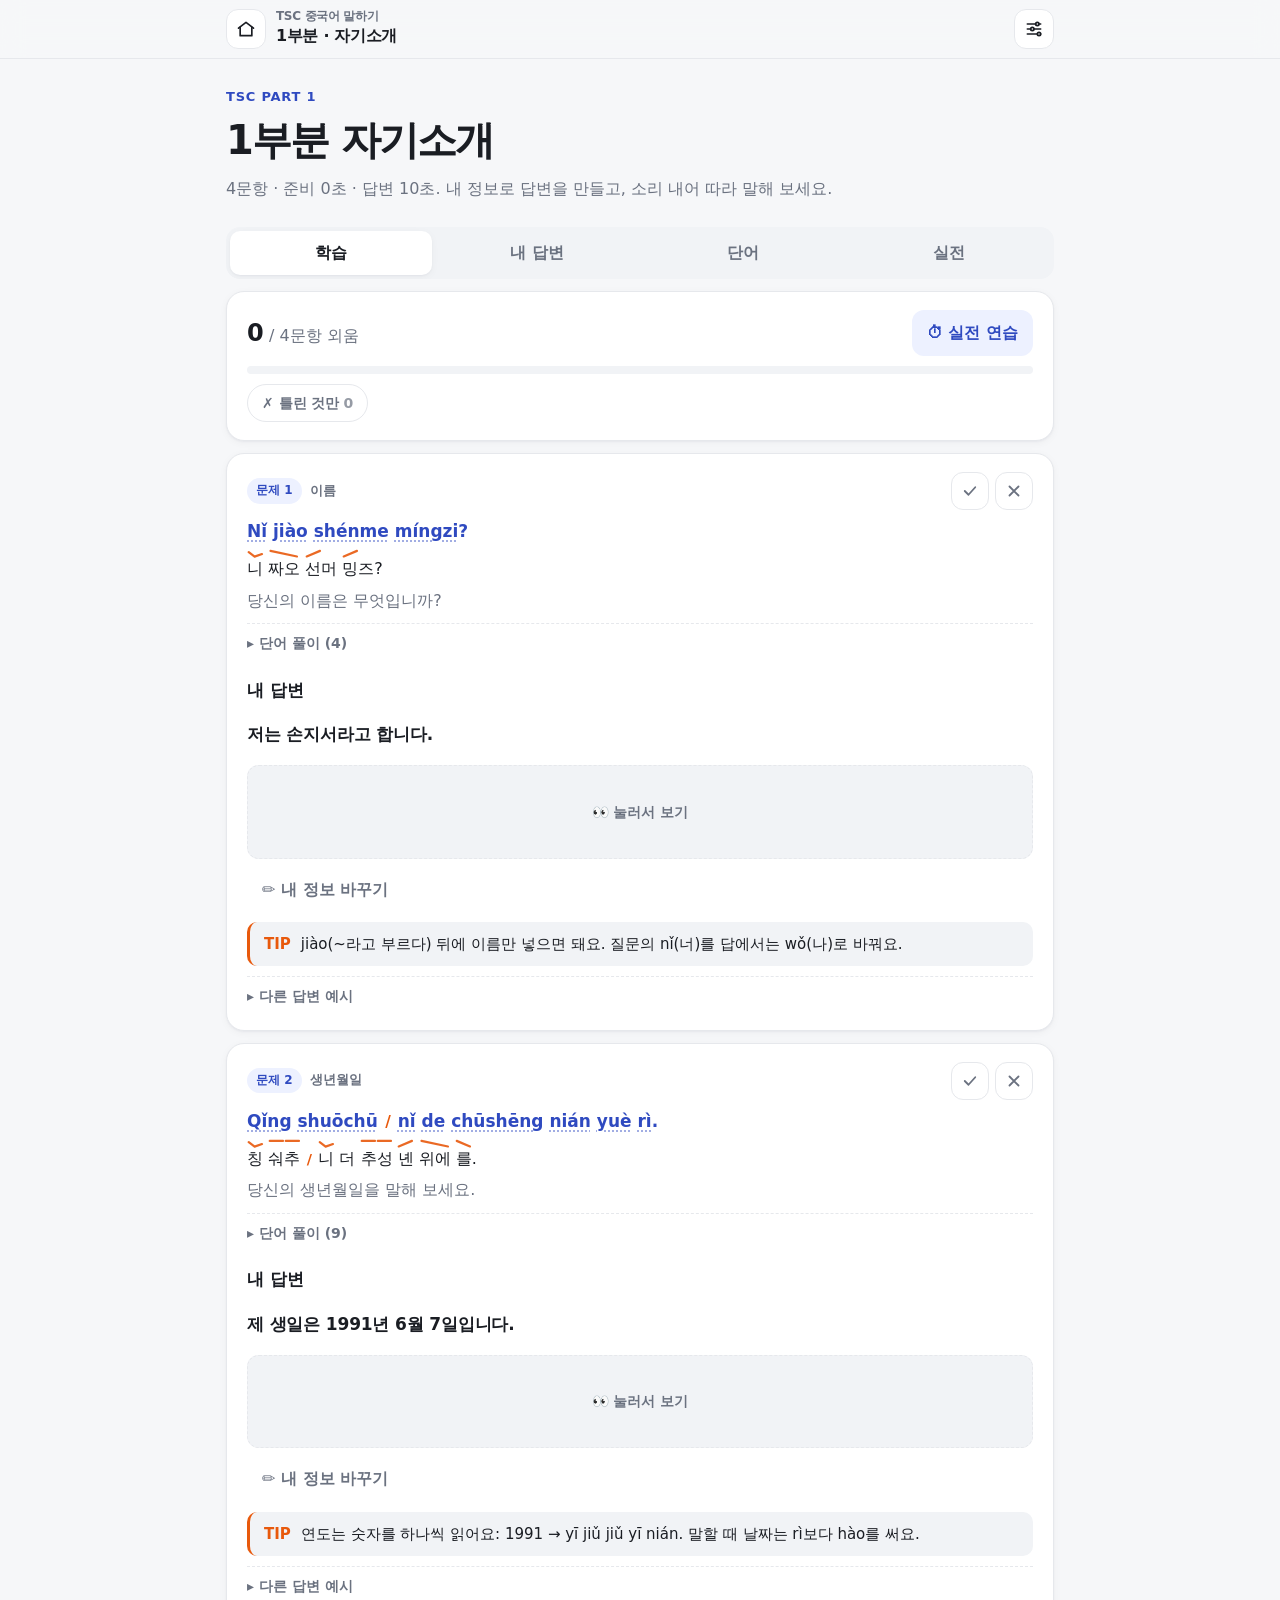
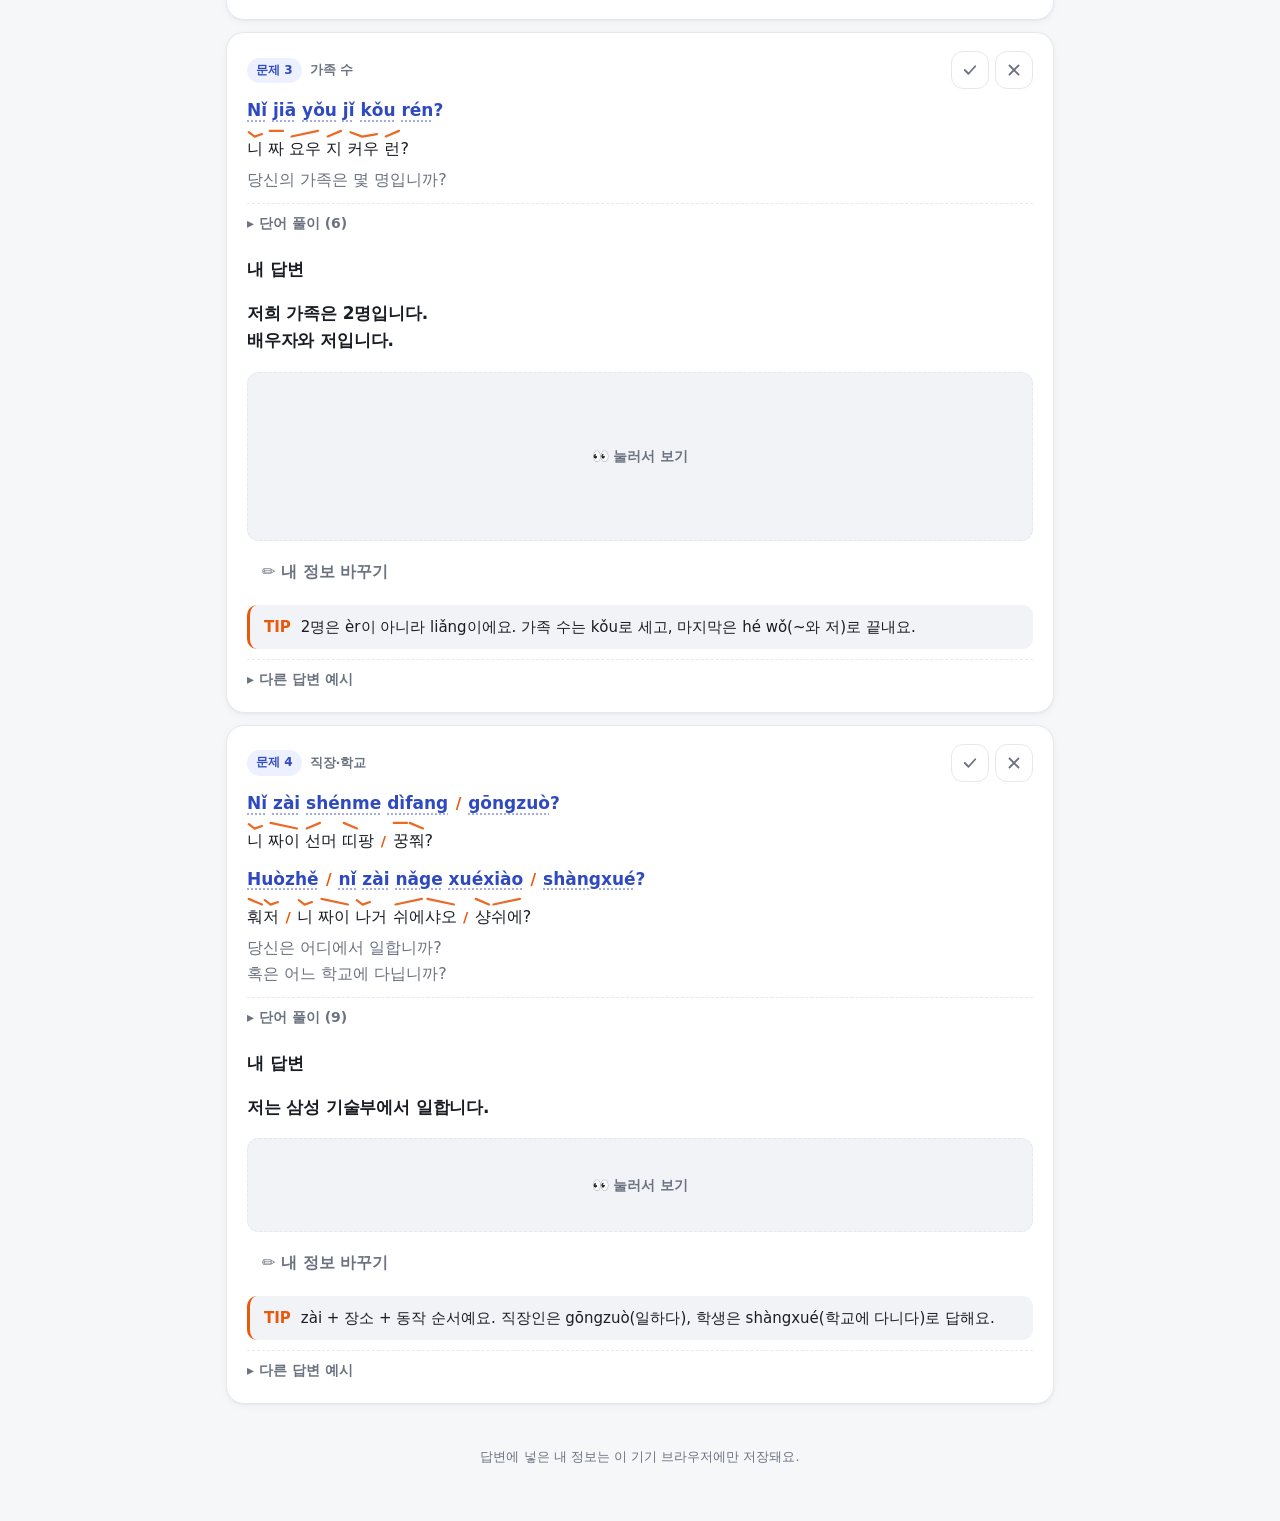
<file: part1/index.html>
<!doctype html>
<html lang="ko">
<head>
<meta charset="utf-8">
<meta name="viewport" content="width=device-width, initial-scale=1, viewport-fit=cover">
<title>TSC 1부분 자기소개</title>
<meta name="description" content="TSC 1부분 자기소개 — 질문 이해, 내 답변 만들기, 단어, 실전 연습">
<link rel="stylesheet" href="../assets/app.css">
<script src="../assets/app.js"></script>
<script src="../assets/words.js"></script>
</head>
<body class="has-bottom">
<main class="wrap">
  <section class="hero">
    <div class="eyebrow">TSC PART 1</div>
    <h1>1부분 자기소개</h1>
    <p>4문항 · 준비 0초 · 답변 10초. 내 정보로 답변을 만들고, 소리 내어 따라 말해 보세요.</p>
  </section>
  <nav class="tabs bottom" id="tabs" aria-label="학습 메뉴"></nav>
  <section id="view" aria-live="polite"></section>
  <p class="foot">답변에 넣은 내 정보는 이 기기 브라우저에만 저장돼요.</p>
</main>
<script>
const T = TSC, {esc, $, $$} = T;
T.topbar({title: '1부분 · 자기소개', sub: 'TSC 중국어 말하기'});
T.save('tsc-last', {href: 'part1/', name: '1부분 자기소개'});

/* ===== 단어 데이터 =====
   [한자, 병음, 한글(음절은 | 로 구분), 성조들, 뜻] */
const W = {
  ni:['你','nǐ','니',[3],'너, 당신'], wo:['我','wǒ','워',[3],'나, 저'],
  jiao:['叫','jiào','자오',[4],'(이름을) ~라고 부르다'], shenme:['什么','shénme','선|머',[2,0],'무엇, 무슨'], mingzi:['名字','míngzi','밍|쯔',[2,0],'이름'],
  qing:['请','qǐng','칭',[3],'~해 주세요 (please)'], shuochu:['说出','shuōchū','숴|추',[1,1],'말해 내다, 말하다'], de:['的','de','더',[0],'~의'],
  chusheng:['出生','chūshēng','추|성',[1,1],'태어나다, 출생'], nian:['年','nián','녠',[2],'년'], yue:['月','yuè','위에',[4],'월'], ri:['日','rì','를',[4],'일 (글말)'],
  shengri:['生日','shēngrì','성|를',[1,4],'생일'], shi:['是','shì','슬',[4],'~이다'], hao:['号','hào','하오',[4],'일 (날짜, 입말)'],
  jia:['家','jiā','자',[1],'집, 가족'], you:['有','yǒu','요우',[3],'있다'], ji:['几','jǐ','지',[3],'몇'], kou:['口','kǒu','커우',[3],'식구를 세는 말'], ren:['人','rén','런',[2],'사람'],
  he:['和','hé','허',[2],'~와/과'], ge:['个','gè','거',[4],'개, 명 (사람·물건을 세는 말)'], meiyou:['没有','méiyǒu','메이|요우',[2,3],'없다'],
  zai:['在','zài','짜이',[4],'~에서'], difang:['地方','dìfang','디|팡',[4,0],'곳, 장소'], gongzuo:['工作','gōngzuò','궁|쭤',[1,4],'일하다, 직장'],
  huozhe:['或者','huòzhě','훠|저',[4,3],'혹은, 또는'], nage:['哪个','nǎge','나|거',[3,0],'어느'], xuexiao:['学校','xuéxiào','쉬에|샤오',[2,4],'학교'], shangxue:['上学','shàngxué','샹|쉬에',[4,2],'학교에 다니다'],
  gongsi:['公司','gōngsī','궁|쓰',[1,1],'회사'], bu:['部','bù','부',[4],'부 (부서)'],
};
const FAMILY = {
  yeye:['爷爷','yéye','예|예',[2,0],'할아버지'], nainai:['奶奶','nǎinai','나이|나이',[3,0],'할머니'],
  baba:['爸爸','bàba','바|바',[4,0],'아빠'], mama:['妈妈','māma','마|마',[1,0],'엄마'], airen:['爱人','àirén','아이|런',[4,2],'배우자 (남편·아내)'],
  gege:['哥哥','gēge','거|거',[1,0],'형, 오빠'], jiejie:['姐姐','jiějie','지에|지에',[3,0],'누나, 언니'], didi:['弟弟','dìdi','디|디',[4,0],'남동생'], meimei:['妹妹','mèimei','메이|메이',[4,0],'여동생'],
  erzi:['儿子','érzi','얼|쯔',[2,0],'아들'], nver:['女儿','nǚ\'ér','뉘|얼',[3,2],'딸'],
};
const FAMILY_ORDER = ['yeye','nainai','baba','mama','airen','gege','jiejie','didi','meimei','erzi','nver'];
const COMPANIES = {
  samsung:['三星','Sānxīng','싼|싱',[1,1],'삼성'], hyundai:['现代','Xiàndài','셴|다이',[4,4],'현대'], lotte:['乐天','Lètiān','러|톈',[4,1],'롯데'], kia:['起亚','Qǐyà','치|야',[3,4],'기아'],
};
const DEPTS = {
  none:null,
  jishu:['技术部','jìshù bù','지|슈 부',[4,4,4],'기술부'], yingye:['营业部','yíngyè bù','잉|예 부',[2,4,4],'영업부'], renshi:['人事部','rénshì bù','런|슬 부',[2,4,4],'인사부'],
  caiwu:['财务部','cáiwù bù','차이|우 부',[2,4,4],'재무부'], yanfa:['研发部','yánfā bù','옌|파 부',[2,1,4],'연구개발부'], sheji:['设计部','shèjì bù','서|지 부',[4,4,4],'디자인부'],
  shichang:['市场部','shìchǎng bù','슬|창 부',[4,3,4],'마케팅부'], shengchan:['生产部','shēngchǎn bù','성|찬 부',[1,3,4],'생산부'],
};

/* ===== 숫자 읽기 ===== */
const DG = [['〇','líng','링',2],['一','yī','이',1],['二','èr','얼',4],['三','sān','싼',1],['四','sì','쓰',4],['五','wǔ','우',3],['六','liù','리오우',4],['七','qī','치',1],['八','bā','바',1],['九','jiǔ','지오우',3]];
const SHI = ['十','shí','슬',2];
/* 숫자 → 한 단어 [hz, py, hg, tones] */
function numWord(n, liang){
  if (n === 2 && liang) return ['两','liǎng','량',[3],'둘 (개수)'];
  let parts = [];
  if (n < 10) parts = [DG[n]];
  else { const t = Math.floor(n/10), o = n%10; if (t > 1) parts.push(DG[t]); parts.push(SHI); if (o) parts.push(DG[o]); }
  let py = ''; parts.forEach((p, i) => { py += (i && /^[aeoāáǎàēéěèōóǒò]/.test(p[1]) ? '\'' : '') + p[1]; });
  return [parts.map(p => p[0]).join(''), py, parts.map(p => p[2]).join('|'), parts.map(p => p[3]), String(n)];
}
const yearWords = y => String(y).split('').map(d => { const g = DG[+d]; return [g[0], g[1], g[2], [g[3]], d]; });

/* ===== 직접 입력 단어 ===== */
function customWord(hz, py, hg, ko){
  py = T.numToMark((py || '').trim());
  const tones = T.tonesOf(py);
  const chunks = (hg || '').trim().split(/\s+/).filter(Boolean);
  const ok = chunks.length === tones.length && tones.length > 0;
  return [hz.trim(), py, ok ? chunks.join(' ') : (hg || '').trim(), ok ? tones : null, ko || hz, !ok];
}

/* ===== 문장 만들기 ===== */
function sentence(items, ko){ return T.sentence(items, ko); }

/* ===== 내 정보 ===== */
const josa = (word, a, b) => { const c = (word || '').trim().slice(-1).charCodeAt(0) - 0xAC00; return c >= 0 && c <= 11171 && c % 28 ? a : b; };
const DEFAULT_ME = {name:{hz:'孙智舒', py:'Sūn Zhìshū', hg:'쑤언 즈 슈', ko:'손지서'}, y:1991, m:6, d:7, family:['airen'], job:'work', company:'samsung', co:{hz:'', py:'', hg:'', ko:''}, dept:'jishu', school:{hz:'首尔大学', py:'Shǒu\'ěr Dàxué', hg:'서우 얼 다 쉬에', ko:'서울대학교'}};
let me = Object.assign(structuredClone(DEFAULT_ME), T.load('tsc-p1-me', {}));
/* 예전 기본값(李明·1995)이 저장돼 있으면 새 기본값으로 */
if (me.name && me.name.hz === '李明') { me.name = structuredClone(DEFAULT_ME.name); me.y = 1991; me.m = 6; me.d = 7; }
const saveMe = () => T.save('tsc-p1-me', me);

function answers(){
  const nm = customWord(me.name.hz, me.name.py, me.name.hg, (me.name.ko || '') + ' (이름)');
  const a1 = sentence([W.wo, W.jiao, nm, '。'], '저는 ' + (me.name.ko || me.name.py) + josa(me.name.ko || me.name.py, '이라고', '라고') + ' 합니다.');
  const a2 = sentence([W.wo, W.de, W.shengri, W.shi, '/', ...yearWords(me.y), W.nian, '/', numWord(me.m), W.yue, numWord(me.d), W.hao, '。'], '제 생일은 ' + me.y + '년 ' + me.m + '월 ' + me.d + '일입니다.');
  const fam = FAMILY_ORDER.filter(k => me.family.includes(k));
  const n = fam.length + 1;
  const famItems = []; fam.forEach((k, i) => { if (i) famItems.push('、'); famItems.push(FAMILY[k]); });
  const a3 = fam.length
    ? sentence([W.wo, W.jia, W.you, numWord(n, true), W.kou, W.ren, '，', ...famItems, W.he, W.wo, '。'], '저희 가족은 ' + n + '명입니다. ' + (f => f + josa(f, '과', '와'))(fam.map(k => FAMILY[k][4].replace(/ \(.*\)/, '')).join(', ')) + ' 저입니다.')
    : null;
  let a4;
  if (me.job === 'study') {
    const sc = customWord(me.school.hz, me.school.py, me.school.hg, me.school.ko || '학교 이름');
    a4 = sentence([W.wo, W.zai, sc, '/', W.shangxue, '。'], '저는 ' + (me.school.ko || me.school.hz) + '에 다닙니다.');
  } else {
    const co = me.company === 'custom' ? customWord(me.co.hz, me.co.py, me.co.hg, me.co.ko || '회사 이름') : COMPANIES[me.company];
    const dp = DEPTS[me.dept];
    const coKo = me.company === 'custom' ? (me.co.ko || me.co.hz) : co[4];
    a4 = sentence([W.wo, W.zai, co, W.gongsi, ...(dp ? [dp] : []), '/', W.gongzuo, '。'], '저는 ' + coKo + ' ' + (dp ? dp[4] + '에서' : '회사에서') + ' 일합니다.');
  }
  return [a1, a2, a3, a4];
}

/* ===== 문제 ===== */
const QS = [
  {id:'q1', topic:'이름', q:sentence([W.ni, W.jiao, W.shenme, W.mingzi, '？'], '당신의 이름은 무엇입니까?'), words:['ni','jiao','shenme','mingzi'],
   tip:'jiào(~라고 부르다) 뒤에 이름만 넣으면 돼요. 질문의 nǐ(너)를 답에서는 wǒ(나)로 바꿔요.', more:[['我的名字 / 叫___。','Wǒ de míngzi / jiào ___.','제 이름은 ___입니다. (조금 더 긴 답)']]},
  {id:'q2', topic:'생년월일', q:sentence([W.qing, W.shuochu, '/', W.ni, W.de, W.chusheng, W.nian, W.yue, W.ri, '。'], '당신의 생년월일을 말해 보세요.'), words:['qing','shuochu','de','chusheng','nian','yue','ri','shengri','hao'],
   tip:'연도는 숫자를 하나씩 읽어요: 1991 → yī jiǔ jiǔ yī nián. 말할 때 날짜는 rì보다 hào를 써요.', more:[['我是___年___月___号 / 出生的。','Wǒ shì ___ nián ___ yuè ___ hào / chūshēng de.','저는 ___년 ___월 ___일에 태어났어요.']]},
  {id:'q3', topic:'가족 수', q:sentence([W.ni, W.jia, W.you, W.ji, W.kou, W.ren, '？'], '당신의 가족은 몇 명입니까?'), words:['jia','you','ji','kou','ren','he'],
   tip:'2명은 èr이 아니라 liǎng이에요. 가족 수는 kǒu로 세고, 마지막은 hé wǒ(~와 저)로 끝내요.', more:[['我家有三口人，爸爸、妈妈和我。','Wǒ jiā yǒu sān kǒu rén, bàba, māma hé wǒ.','저희 가족은 3명입니다. 아빠, 엄마와 저입니다.']]},
  {id:'q4', topic:'직장·학교', q:sentence([W.ni, W.zai, W.shenme, W.difang, '/', W.gongzuo, '？', W.huozhe, '/', W.ni, W.zai, W.nage, W.xuexiao, '/', W.shangxue, '？'], '당신은 어디에서 일합니까? 혹은 어느 학교에 다닙니까?'), words:['zai','difang','gongzuo','huozhe','nage','xuexiao','shangxue','gongsi','bu'],
   tip:'zài + 장소 + 동작 순서예요. 직장인은 gōngzuò(일하다), 학생은 shàngxué(학교에 다니다)로 답해요.', more:[['我在首尔大学 / 上学。','Wǒ zài Shǒu\'ěr Dàxué / shàngxué.','저는 서울대학교에 다녀요. (학생)'],['我在三星公司 / 工作。','Wǒ zài Sānxīng gōngsī / gōngzuò.','저는 삼성에서 일해요. (부서 없이)']]},
];

const prog = T.progress('p1');
const wprog = T.progress('p1w');
const ALL_WORDS = [...Object.entries(W).map(([k, v]) => ['w:' + k, v, '질문·답변']), ...FAMILY_ORDER.map(k => ['f:' + k, FAMILY[k], '가족'])];
function summary(){
  const done = prog.count(QS.map(q => q.id)) + wprog.count(ALL_WORDS.map(w => w[0]));
  const s = T.load('tsc-summary', {}); s.p1 = {done, total: QS.length + ALL_WORDS.length}; T.save('tsc-summary', s);
}

/* ===== 공통 조각 ===== */
const hgTones = T.hgTones;
const wordBtn = w => T.wordHTML(w);

/* ===== 화면: 학습 ===== */
let onlyWrong = false;
function viewLearn(){
  const A = answers();
  const done = prog.count(QS.map(q => q.id));
  let h = '<div class="card" id="statcard"><div class="row"><div class="stat"><b>' + done + '</b><span class="muted">/ ' + QS.length + '문항 외움</span></div><span class="spacer"></span><button class="btn soft" type="button" data-go="exam">⏱ 실전 연습</button></div><div class="progress" style="margin-top:10px"><i style="width:' + (done / QS.length * 100) + '%"></i></div><!--wrong--></div>';
  const wrongN = QS.filter(q => T.markState('p1', q.id) === 'wrong').length;
  h = h.replace('<!--wrong-->', '<div class="row" style="margin-top:10px">' + T.wrongToggle(onlyWrong, wrongN) + '</div>');
  const list = onlyWrong ? QS.filter(q => T.markState('p1', q.id) === 'wrong') : QS;
  if (!list.length) h += T.emptyWrong;
  list.forEach(q => { const i = QS.indexOf(q);
    const a = A[i], on = prog.has(q.id);
    h += '<article class="card' + (on ? ' done' : '') + '" data-q="' + q.id + '">' +
      '<div class="card-head"><span class="badge">문제 ' + (i + 1) + '</span><span class="label">' + q.topic + '</span>' + T.markBtns('p1', q.id) + '</div>' +
      T.sayHTML(q.q) +
      '<p class="muted" style="margin:6px 0 10px">' + T.koHTML(q.q) + '</p>' +
      '<details class="more"><summary>단어 풀이 (' + q.words.length + ')</summary><div class="words">' + q.words.map(k => wordBtn(W[k])).join('') + '</div></details>' +
      '<h3>내 답변</h3>' +
      (a ? '<p class="ko">' + T.koHTML(a) + '</p>' + T.revealHTML(T.sayHTML(a)) + '<div class="row" style="margin-top:8px"><button class="btn ghost" type="button" data-go="me">✏️ 내 정보 바꾸기</button></div>'
         : '<p class="muted">‘내 답변’ 탭에서 가족을 한 명 이상 골라 주세요.</p>') +
      '<div class="tip"><b>TIP</b><span>' + esc(q.tip) + '</span></div>' +
      '<details class="more"><summary>다른 답변 예시</summary>' + q.more.map(([hz, py, ko]) => '<div style="margin-top:8px"><p class="ko" style="margin:0">' + T.koHTML({py, ko}) + '</p>' + T.sayHTML({hz, py}) + '</div>').join('') + '</details>' +
      '</article>';
  });
  view.innerHTML = h;
}

/* ===== 화면: 내 답변 ===== */
function viewMe(){
  const opt = (v, cur, label) => '<option value="' + v + '"' + (String(v) === String(cur) ? ' selected' : '') + '>' + esc(label) + '</option>';
  const range = (a, b) => Array.from({length: b - a + 1}, (_, i) => a + i);
  const cw = (key, title, ex) => '<label class="field"><span>' + title + ' (한국어)</span><input class="input" data-k="' + key + '.ko" value="' + esc(me[key].ko) + '" placeholder="' + ex[3] + '"></label>' +
    '<div class="grid2"><label class="field"><span>병음 (숫자 성조 가능: ' + ex[4] + ')</span><input class="input" data-k="' + key + '.py" value="' + esc(me[key].py) + '" placeholder="' + ex[1] + '" autocapitalize="off" spellcheck="false"></label>' +
    '<label class="field"><span>한글 발음 (음절마다 띄어 쓰기)</span><input class="input" data-k="' + key + '.hg" value="' + esc(me[key].hg) + '" placeholder="' + ex[2] + '"></label></div><p class="small muted" data-warn="' + key + '"></p>';
  view.innerHTML =
    '<div class="card"><h3 style="margin-top:0">✏️ 내 답변 만들기</h3><p class="small muted" style="margin:0">입력하면 ‘학습’과 ‘실전’의 모범 답변이 바로 바뀌어요. 이 기기에만 저장돼요.</p></div>' +
    '<div class="card"><div class="card-head"><span class="badge">문제 1</span><span class="label">이름</span></div>' + cw('name', '이름', ['','Sūn Zhìshū','쑤언 즈 슈','손지서','sun1 zhi4 shu1']) + '<div id="pv1"></div></div>' +
    '<div class="card"><div class="card-head"><span class="badge">문제 2</span><span class="label">생년월일</span></div><div class="grid3">' +
      '<label class="field"><span>년</span><select class="input" data-k="y">' + range(1950, 2015).reverse().map(y => opt(y, me.y, y + '년')).join('') + '</select></label>' +
      '<label class="field"><span>월</span><select class="input" data-k="m">' + range(1, 12).map(m => opt(m, me.m, m + '월')).join('') + '</select></label>' +
      '<label class="field"><span>일</span><select class="input" data-k="d">' + range(1, 31).map(d => opt(d, me.d, d + '일')).join('') + '</select></label></div><div id="pv2"></div></div>' +
    '<div class="card"><div class="card-head"><span class="badge">문제 3</span><span class="label">가족 (나 제외, 함께 사는 가족)</span></div><div class="row">' +
      FAMILY_ORDER.map(k => '<label class="check"><input type="checkbox" data-fam="' + k + '"' + (me.family.includes(k) ? ' checked' : '') + '> ' + esc(FAMILY[k][4].replace(/ \(.*\)/, '')) + '</label>').join('') + '</div><div id="pv3"></div></div>' +
    '<div class="card"><div class="card-head"><span class="badge">문제 4</span><span class="label">직장·학교</span></div>' +
      '<div class="row" style="margin-bottom:6px"><label class="check"><input type="radio" name="job" value="work"' + (me.job !== 'study' ? ' checked' : '') + '> 직장인</label><label class="check"><input type="radio" name="job" value="study"' + (me.job === 'study' ? ' checked' : '') + '> 학생</label></div>' +
      (me.job === 'study' ? cw('school', '학교', ['','Shǒu\'ěr Dàxué','서우 얼 다 쉬에','서울대학교','shou3 er3 da4 xue2'])
        : '<div class="grid2"><label class="field"><span>회사</span><select class="input" data-k="company">' + Object.entries(COMPANIES).map(([k, c]) => opt(k, me.company, c[4] + ' · ' + c[1])).join('') + opt('custom', me.company, '직접 입력') + '</select></label>' +
          '<label class="field"><span>부서</span><select class="input" data-k="dept">' + Object.entries(DEPTS).map(([k, d]) => opt(k, me.dept, d ? d[4] + ' · ' + d[1] : '부서 말하지 않기')).join('') + '</select></label></div>' +
          (me.company === 'custom' ? cw('co', '회사', ['','Lèjīn','러 진','LG','le4 jin1']) : '')) +
      '<div id="pv4"></div></div>' +
    '<div class="row end"><button class="btn ghost" type="button" id="reset">기본값으로 되돌리기</button><button class="btn primary" type="button" data-go="learn">학습하러 가기 →</button></div>';
  const preview = () => {
    const A = answers();
    A.forEach((a, i) => { $('#pv' + (i + 1)).innerHTML = a ? '<div class="reveal open" style="margin-top:6px">' + T.sayHTML(a) + '</div><div class="row" style="margin-top:6px">' + '</div>' : '<p class="small" style="color:var(--warn)">가족을 한 명 이상 골라 주세요.</p>'; });
    ['name', 'school', 'co'].forEach(k => { const el = $('[data-warn="' + k + '"]'); if (!el) return; const w = customWord(me[k].hz, me[k].py, me[k].hg); el.textContent = w[5] && me[k].py ? '⚠️ 병음 음절 수(' + T.tonesOf(w[1]).length + ')와 한글 덩어리 수가 달라 성조선을 그릴 수 없어요. 한글을 음절마다 띄어 주세요.' : ''; });
  };
  preview();
  view.oninput = view.onchange = e => {
    const el = e.target;
    if (el.dataset.k) { const [a, b] = el.dataset.k.split('.'); if (b) { me[a][b] = el.value; if (b === 'py') me[a].hz = ''; } else me[a] = el.tagName === 'SELECT' && /^[ymd]$/.test(a) ? +el.value : el.value; }
    if (el.dataset.fam) { me.family = FAMILY_ORDER.filter(k => $('[data-fam="' + k + '"]').checked); }
    if (el.name === 'job') { me.job = el.value; saveMe(); viewMe(); return; }
    if (el.dataset.k === 'company' && e.type === 'change') { saveMe(); viewMe(); return; }
    if (el.dataset.k && /\.py$/.test(el.dataset.k) && e.type === 'change') { const [a] = el.dataset.k.split('.'); me[a].py = T.numToMark(el.value); el.value = me[a].py; }
    saveMe(); preview();
  };
  $('#reset').onclick = () => { if (confirm('내 정보를 기본값으로 되돌릴까요?')) { me = structuredClone(DEFAULT_ME); saveMe(); viewMe(); } };
}

/* ===== 화면: 단어 ===== */
let wordMode = 'list', wordSet = 'all', deck = [], dpos = 0;
function viewWords(){
  const sets = [['all', '전체'], ['가족', '가족'], ['질문·답변', '질문·답변'], ['todo', '아직 못 외운 것'], ['wrong', '✗ 틀린 것']];
  const inSet = (v, w) => v === 'all' || (v === 'todo' ? !wprog.has(w[0]) : v === 'wrong' ? T.markState('p1w', w[0]) === 'wrong' : w[2] === v);
  const pool = ALL_WORDS.filter(w => inSet(wordSet, w));
  let h = '<div class="row" style="margin-top:8px"><span class="seg" id="wmode"><button type="button" data-v="list" aria-pressed="' + (wordMode === 'list') + '">목록</button><button type="button" data-v="card" aria-pressed="' + (wordMode === 'card') + '">카드 넘기기</button></span><span class="spacer"></span><span class="small muted">외운 단어 ' + wprog.count(ALL_WORDS.map(w => w[0])) + ' / ' + ALL_WORDS.length + '</span></div>' +
    '<div class="chips">' + sets.map(([v, l]) => '<button class="chip" type="button" data-set="' + v + '" aria-pressed="' + (wordSet === v) + '">' + l + '<span class="n">' + ALL_WORDS.filter(w => inSet(v, w)).length + '</span></button>').join('') + '</div>';
  if (!pool.length) h += wordSet === 'wrong' ? T.emptyWrong : '<div class="card empty">🎉 모두 외웠어요!</div>';
  else if (wordMode === 'list') {
    h += '<div class="card"><div class="words">' + pool.map(([id, w]) => T.wordHTML(w, T.markBtns('p1w', id))).join('') + '</div><p class="small muted" style="margin-bottom:0">단어를 누르면 예문과 비슷한 말·반대말이 나와요. ✓ 외웠어요 · ✗ 틀렸어요</p></div>';
  } else {
    if (!deck.length || deck.some(id => !pool.find(p => p[0] === id))) { deck = pool.map(p => p[0]).sort(() => Math.random() - .5); dpos = 0; }
    if (dpos >= deck.length) {
      h += '<div class="card center"><h3>한 바퀴 끝! 👏</h3><p class="muted">외운 단어 ' + wprog.count(deck) + ' / ' + deck.length + '</p><button class="btn primary" type="button" id="again">다시 섞어서 시작</button></div>';
    } else {
      const [id, w] = ALL_WORDS.find(x => x[0] === deck[dpos]);
      h += '<div class="small muted">' + (dpos + 1) + ' / ' + deck.length + '</div><div class="progress" style="margin:6px 0"><i style="width:' + (dpos / deck.length * 100) + '%"></i></div>' +
        '<div class="flash" id="flash"><button class="inner" type="button" aria-label="카드 뒤집기"><div class="face"><div class="small muted">중국어로 말해 보세요</div><div class="big-ko">' + esc(w[4]) + '</div><div class="small muted">눌러서 뒤집기</div></div>' +
        '<div class="face back"><div class="say"><div class="line py" style="font-size:28px">' + esc(T.pinyinWithExpanded(w[1])) + '</div><div class="line hg">' + T.toneHTML(w[2].replaceAll('|', ''), hgTones(w)) + '</div></div><div class="small muted">' + esc(w[4]) + '</div></div></button></div>' +
        T.judgeBtns();
    }
  }
  view.innerHTML = h;
  $('#wmode').onclick = e => { const b = e.target.closest('button'); if (b) { wordMode = b.dataset.v; deck = []; viewWords(); } };
  $$('[data-set]', view).forEach(b => b.onclick = () => { wordSet = b.dataset.set; deck = []; viewWords(); });
  const fl = $('#flash'); if (fl) fl.querySelector('.inner').onclick = () => fl.classList.toggle('flipped');
  const next = known => { const id = deck[dpos]; T.setMark('p1w', id, known ? 'done' : 'wrong'); if (!known) deck.push(id); dpos++; summary(); viewWords(); };
  $('#yes') && ($('#yes').onclick = () => next(true));
  $('#no') && ($('#no').onclick = () => next(false));
  $('#again') && ($('#again').onclick = () => { deck = []; viewWords(); });
}

/* ===== 화면: 실전 ===== */
const exam = {running: false, results: []};
function viewExam(){
  view.innerHTML = '<div class="card"><h3 style="margin-top:0">⏱ 실전처럼 연습하기</h3><p class="small muted">실제 시험과 같아요: 4문항 · 질문을 읽고 <b>준비 0초</b>, 바로 <b>10초 동안 답변</b>.</p>' +
    '<button class="btn primary big" type="button" id="start" style="width:100%">시작하기</button></div>' + (exam.results.length ? resultsHTML() : '');
  $('#start').onclick = runExam;
  bindResults();
}
async function runExam(){
  const A = answers();
  exam.results = []; exam.running = true;
  let cancelled = false, cd = null;
  for (let i = 0; i < QS.length && !cancelled; i++) {
    const q = QS[i];
    view.innerHTML = '<div class="card center"><div class="card-head"><span class="badge">문제 ' + (i + 1) + ' / 4</span><span class="label"></span><button class="btn ghost" type="button" id="quit">그만하기</button></div>' +
      T.sayHTML(q.q) + '<p class="small muted" style="margin:4px 0 0">' + T.koHTML(q.q) + '</p>' +
      '<div id="tm"></div></div>';
    $('#quit').onclick = () => { cancelled = true; cd && cd.cancel(); };
    cd = T.countdown($('#tm'), 3, '질문 읽기', 'prep'); if (!(await cd)) { cancelled = true; break; }
    cd = T.countdown($('#tm'), 10, '답변');
    const ok = await cd;
    if (!ok) { cancelled = true; break; }
    exam.results.push({q, a: A[i]});
  }
  exam.running = false;
  if (cancelled) { exam.results = []; viewExam(); return; }
  view.innerHTML = resultsHTML() + '<div class="row end"><button class="btn primary" type="button" id="restart">한 번 더</button></div>';
  bindResults();
  $('#restart').onclick = runExam;
}
function resultsHTML(){
  return '<h2>결과 확인</h2><p class="small muted">모범 답변과 비교하고, 잘 말한 문항은 ‘외웠어요’로 표시하세요.</p>' + exam.results.map(({q, a}, i) =>
    '<article class="card" data-q="' + q.id + '"><div class="card-head"><span class="badge">문제 ' + (i + 1) + '</span><span class="label">' + q.topic + '</span>' + T.markBtns('p1', q.id) + '</div>' +
    T.sayHTML({py: q.q.py}) +
    (a ? '<p class="small muted" style="margin:8px 0 2px">모범 답변</p>' + T.revealHTML(T.sayHTML(a), true) : '') + '</article>').join('');
}
function bindResults(){}

/* ===== 탭 ===== */
const view = $('#view');
const TABS = [['learn','학습','📖'],['me','내 답변','✏️'],['words','단어','🔤'],['exam','실전','⏱']];
const VIEWS = {learn: viewLearn, me: viewMe, words: viewWords, exam: viewExam};
let tab = T.load('tsc-p1-tab', 'learn'); if (!VIEWS[tab]) tab = 'learn';
function go(t){ if (exam.running) { T.toast('실전 연습 중이에요. ‘그만하기’를 먼저 눌러 주세요.'); T.tabs($('#tabs'), TABS, tab, go); return; } view.oninput = view.onchange = null; tab = t; T.save('tsc-p1-tab', t); T.tabs($('#tabs'), TABS, t, go); VIEWS[t](); }
view.addEventListener('click', e => { if (e.target.closest('[data-wrongonly]')) { onlyWrong = !onlyWrong; VIEWS[tab](); return; } const g = e.target.closest('[data-go]'); if (g) { go(g.dataset.go); scrollTo({top: 0}); } });
document.addEventListener('tsc:settings', () => { if (tab === 'learn') viewLearn(); });
T.onMark = () => {
  summary();
  if (tab === 'learn') { const el = $('#statcard'); if (el) { const d = prog.count(QS.map(q => q.id)); el.querySelector('.stat b').textContent = d; el.querySelector('.progress i').style.width = (d / QS.length * 100) + '%'; } }
  if (tab === 'words' && wordMode === 'list') viewWords();
};
[...Object.values(W), ...Object.values(FAMILY), ...Object.values(COMPANIES), ...Object.values(DEPTS).filter(Boolean)].forEach(w => T.addLex(T.wordInfo(w)));
T.addLexList([['Shǒu\'ěr Dàxué','서우|얼 다|쉬에','서울대학교'], ['sān','싼','3, 셋']]);
T.exampleSource = () => [...QS.map(q => q.q), ...answers().filter(Boolean), ...QS.flatMap(q => q.more.map(([hz, py, ko]) => ({py, ko})))];
summary();
go(tab);
</script>
</body>
</html>
</file>
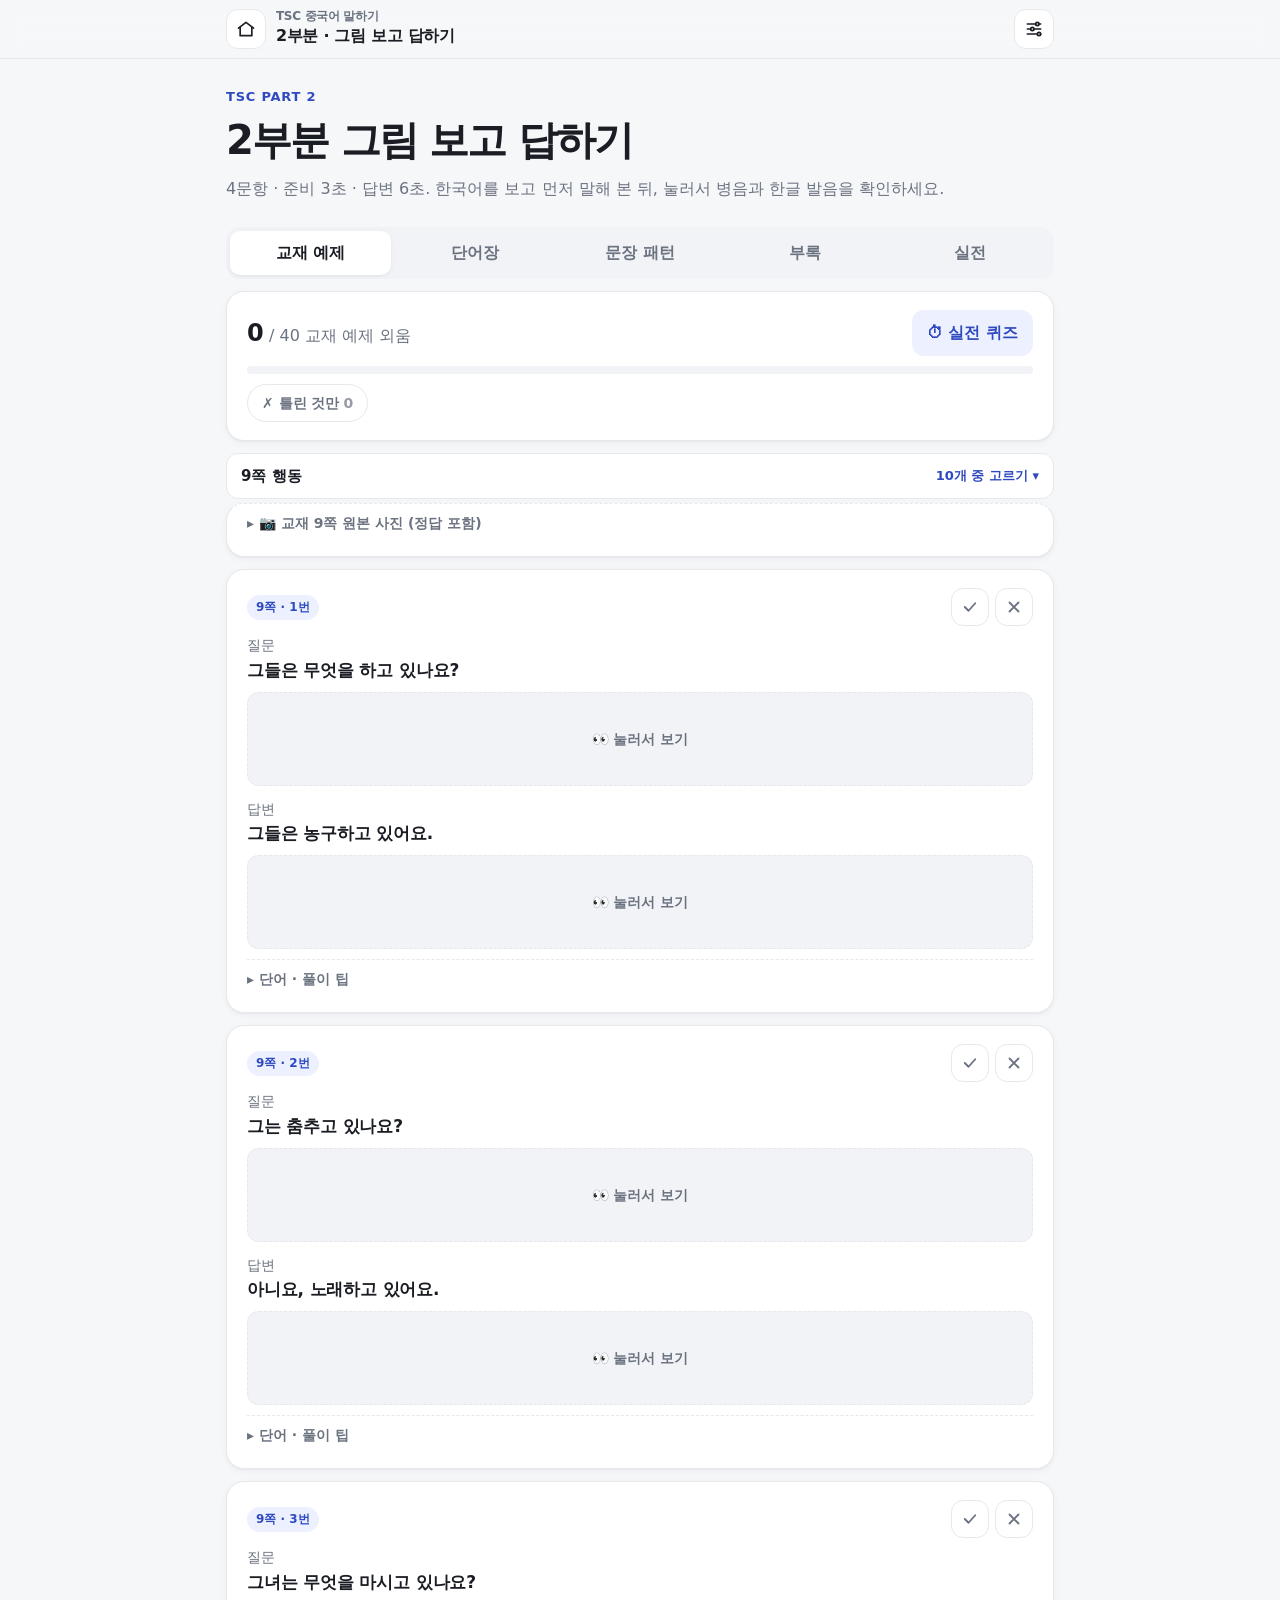
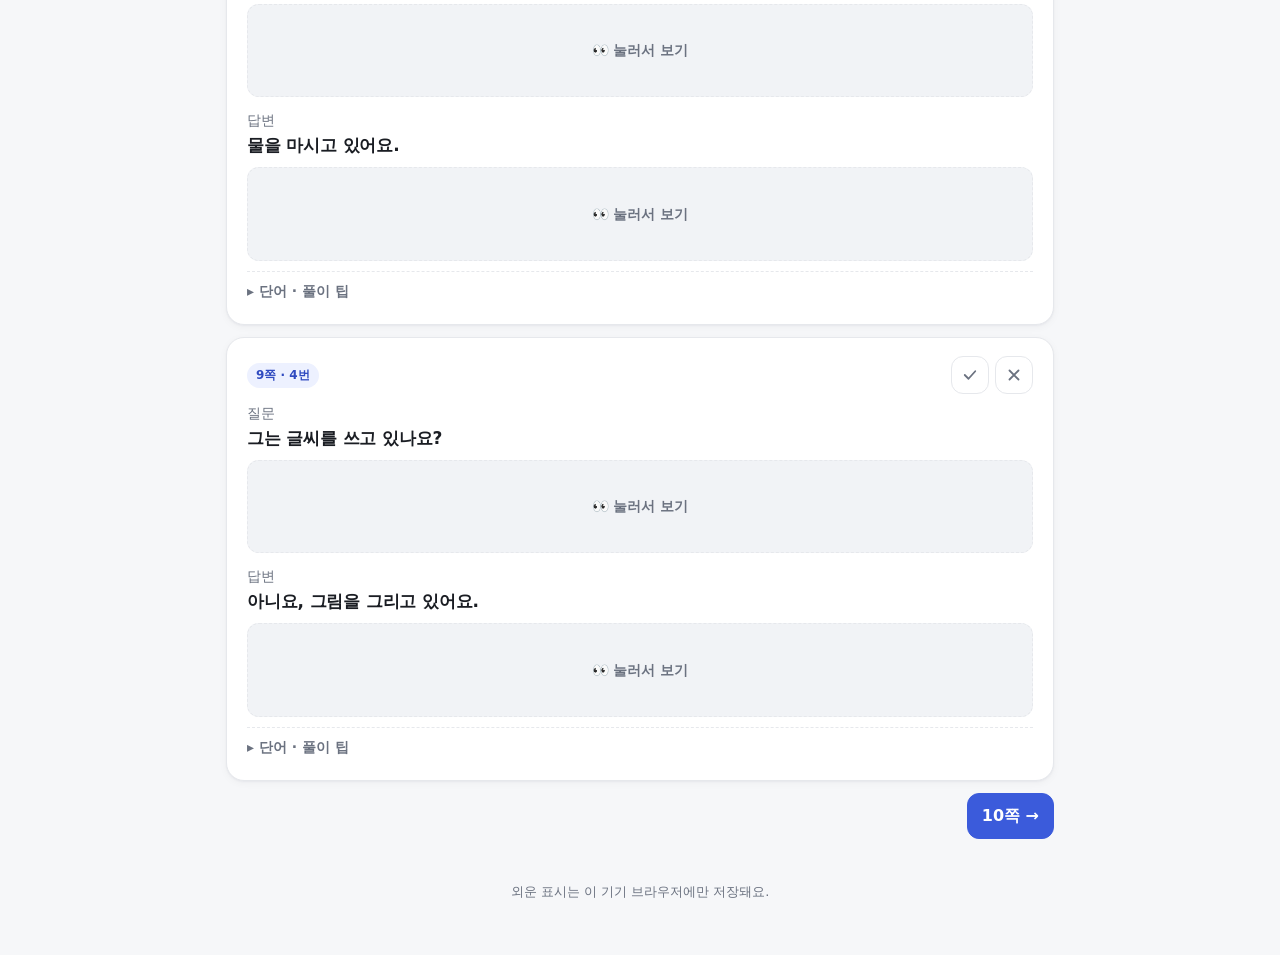
<file: part2/index.html>
<!doctype html>
<html lang="ko">
<head>
<meta charset="utf-8">
<meta name="viewport" content="width=device-width, initial-scale=1, viewport-fit=cover">
<title>TSC 2부분 그림 보고 답하기</title>
<meta name="description" content="TSC 2부분 그림 보고 답하기 — 교재 예제, 단어장, 문장 패턴, 부록, 실전 퀴즈">
<link rel="stylesheet" href="../assets/app.css">
<script src="../assets/app.js"></script>
<script src="../assets/words.js"></script>
<script src="data.js"></script>
<script src="extra.js"></script>
</head>
<body class="has-bottom">
<main class="wrap">
  <section class="hero">
    <div class="eyebrow">TSC PART 2</div>
    <h1>2부분 그림 보고 답하기</h1>
    <p>4문항 · 준비 3초 · 답변 6초. 한국어를 보고 먼저 말해 본 뒤, 눌러서 병음과 한글 발음을 확인하세요.</p>
  </section>
  <nav class="tabs bottom" id="tabs" aria-label="학습 메뉴"></nav>
  <section id="view" aria-live="polite"></section>
  <p class="foot">외운 표시는 이 기기 브라우저에만 저장돼요.</p>
</main>
<script>
const T = TSC, {esc, $, $$} = T, D = window.P2, X = window.P2X;
T.topbar({title: '2부분 · 그림 보고 답하기', sub: 'TSC 중국어 말하기'});
T.save('tsc-last', {href: 'part2/', name: '2부분 그림 보고 답하기'});
const prog = T.progress('p2');
const view = $('#view');

/* ===== 데이터 정리 ===== */
const PAGES = ['행동','장소와 행동','사물의 위치','장소','가격','금액과 양사','날짜와 시각','측정','비교와 번호','위치와 층수'];
const RANGES = [[1,21],[22,43],[44,65],[66,86],[87,108],[109,120]];
const rowObj = r => ({py: r[1], hg: r[2], tones: r[3], ko: r[0]});
const koR = r => T.koHTML(rowObj(r));
const IDS = {
  ex: D.ex.map((_, i) => 'ex:' + i),
  vocab: D.v.flatMap((g, t) => g[1].map((_, i) => 'v:' + t + ':' + i)),
  pattern: [...D.patterns.map((_, i) => 'pt:' + i), ...D.app.map((_, i) => 'app:' + i), ...X.patterns.flatMap((p, i) => p.ex.map((_, j) => 'px:' + i + ':' + j))],
  appendix: D.appendix.map((_, i) => 'ap:' + i),
};
const ALL_IDS = Object.values(IDS).flat();
function summary(){ const s = T.load('tsc-summary', {}); s.p2 = {done: prog.count(ALL_IDS), total: ALL_IDS.length}; T.save('tsc-summary', s); }

/* ===== 조각 ===== */
const sayRow = r => T.revealHTML(T.sayHTML(rowObj(r), {noExpand: true}));
const glossHTML = k => { const w = D.gloss[k]; return w ? T.wordChip({py: w[1], hg: w[2], parts: w[3], ko: w[0]}) : ''; };
function studyNote(x){
  const n = D.notes[x[0][0] + x[1][0]]; if (!n) return '';
  const [title, grammar, tip] = D.rules[n[0]];
  return '<details class="more"><summary>단어 · 풀이 팁</summary><div class="words">' + n[1].map(glossHTML).join('') + '</div>' +
    (grammar ? '<div class="tip" style="background:var(--brand-soft)"><b style="color:var(--brand-text)">' + esc(title) + '</b><span>' + esc(grammar) + '</span></div>' : '') +
    '<div class="tip"><b>TIP</b><span>' + esc(n[2] || tip) + '</span></div></details>';
}
const pairInner = x => '<p class="small muted" style="margin:4px 0 0">질문</p><p class="ko" style="margin:0">' + koR(x[0]) + '</p>' + sayRow(x[0]) +
  '<p class="small muted" style="margin:12px 0 0">답변</p><p class="ko" style="margin:0">' + koR(x[1]) + '</p>' + sayRow(x[1]) + studyNote(x);
const pairCard = (x, id, label, extra = '') => '<article class="card' + (prog.has(id) ? ' done' : '') + '" data-id="' + id + '"><div class="card-head"><span class="badge">' + esc(label) + '</span><span class="label"></span>' + T.markBtns('p2', id) + '</div>' + extra + pairInner(x) + '</article>';
function rowCard(r, id, note, word){
  return '<div class="card' + (prog.has(id) ? ' done' : '') + '" data-id="' + id + '" style="padding:14px 16px;margin:8px 0"><div class="row"><span class="ko" style="flex:1">' + koR(r) + '</span>' + (word ? '<button class="mark" type="button" aria-label="단어 자세히" title="단어 자세히" data-w="' + esc(JSON.stringify({py: r[1], hg: r[2], parts: r[3], ko: r[0]})) + '">' + T.icon.info + '</button>' : '') + T.markBtns('p2', id) + '</div>' + sayRow(r) +
    (note ? '<div class="tip"><b>TIP</b><span>' + esc(note) + '</span></div>' : '') + '</div>';
}
let lastProg = null, onlyWrong = false;
const isWrong = id => T.markState('p2', id) === 'wrong';
const progressCard = (ids, label) => { lastProg = [ids, label]; const d = prog.count(ids); return '<div class="card" id="statcard"><div class="row"><div class="stat"><b>' + d + '</b><span class="muted">/ ' + ids.length + ' ' + label + '</span></div><span class="spacer"></span><button class="btn soft" type="button" data-go="quiz">⏱ 실전 퀴즈</button></div><div class="progress" style="margin-top:10px"><i style="width:' + (d / ids.length * 100) + '%"></i></div><div class="row" style="margin-top:10px">' + T.wrongToggle(onlyWrong, ids.filter(isWrong).length) + '</div></div>'; };
const chips = (items, cur, attr) => '<div class="chips">' + items.map(([v, l, n]) => '<button class="chip" type="button" ' + attr + '="' + v + '" aria-pressed="' + (String(v) === String(cur)) + '">' + esc(l) + (n != null ? '<span class="n">' + n + '</span>' : '') + '</button>').join('') + '</div>';
function bindDone(){}

/* ===== 교재 예제 ===== */
let page = T.load('tsc-p2-page', 0);
function viewEx(){
  if (onlyWrong) { const list = D.ex.map((x, i) => [x, i]).filter(([x, i]) => isWrong('ex:' + i));
    view.innerHTML = progressCard(IDS.ex, '교재 예제 외움') + (list.length ? list.map(([x, i]) => pairCard(x, 'ex:' + i, (Math.floor(i / 4) + 9) + '쪽 · ' + (i % 4 + 1) + '번')).join('') : T.emptyWrong); return; }
  const ids = (i) => IDS.ex.slice(i * 4, i * 4 + 4);
  view.innerHTML = progressCard(IDS.ex, '교재 예제 외움') +
    chips(PAGES.map((p, i) => [i, (i + 9) + '쪽 ' + p, prog.count(ids(i)) + '/4']), page, 'data-page') +
    '<details class="card more" style="margin-top:4px"><summary>📷 교재 ' + (page + 9) + '쪽 원본 사진 (정답 포함)</summary><img class="photo" loading="lazy" alt="교재 ' + (page + 9) + '쪽 원본" src="' + D.imgs[page] + '"></details>' +
    D.ex.slice(page * 4, page * 4 + 4).map((x, i) => pairCard(x, 'ex:' + (page * 4 + i), (page + 9) + '쪽 · ' + (i + 1) + '번')).join('') +
    '<div class="row end">' + (page > 0 ? '<button class="btn" type="button" data-step="-1">← ' + (page + 8) + '쪽</button>' : '') + (page < 9 ? '<button class="btn primary" type="button" data-step="1">' + (page + 10) + '쪽 →</button>' : '') + '</div>';
  $$('[data-page]', view).forEach(b => b.onclick = () => { page = +b.dataset.page; T.save('tsc-p2-page', page); viewEx(); });
  $$('[data-step]', view).forEach(b => b.onclick = () => { page += +b.dataset.step; T.save('tsc-p2-page', page); viewEx(); scrollTo({top: 0}); });
  bindDone();
}

/* ===== 단어장 ===== */
let topic = T.load('tsc-p2-topic', 0), vmode = 'list', deck = [], dpos = 0;
function viewVocab(){
  const vrow = id => { const [, t, i] = id.split(':'); return D.v[+t][1][+i]; };
  const ids = onlyWrong ? IDS.vocab.filter(isWrong) : D.v[topic][1].map((_, i) => 'v:' + topic + ':' + i);
  let h = progressCard(IDS.vocab, '단어 외움') +
    chips(D.v.map((g, t) => [t, g[0], prog.count(g[1].map((_, i) => 'v:' + t + ':' + i)) + '/' + g[1].length]), topic, 'data-topic') +
    '<div class="row"><span class="seg" id="vmode"><button type="button" data-v="list" aria-pressed="' + (vmode === 'list') + '">목록</button><button type="button" data-v="card" aria-pressed="' + (vmode === 'card') + '">카드 넘기기</button></span></div>';
  if (onlyWrong) h = h.replace(/<div class="chips">[\s\S]*?<\/div>/, '');
  if (!ids.length) h += onlyWrong ? T.emptyWrong : '';
  else if (vmode === 'list') h += ids.map(id => rowCard(vrow(id), id, '', true)).join('');
  else {
    if (!deck.length || !deck.every(id => ids.includes(id))) { deck = ids.slice().sort(() => Math.random() - .5); dpos = 0; }
    if (dpos >= deck.length) h += '<div class="card center"><h3>한 바퀴 끝! 👏</h3><p class="muted">외운 단어 ' + prog.count(deck) + ' / ' + deck.length + '</p><button class="btn primary" type="button" id="again">다시 섞어서 시작</button></div>';
    else {
      const r = vrow(deck[dpos]);
      h += '<div class="small muted" style="margin-top:10px">' + (dpos + 1) + ' / ' + deck.length + '</div><div class="progress" style="margin:6px 0"><i style="width:' + (dpos / deck.length * 100) + '%"></i></div>' +
        '<div class="flash" id="flash"><button class="inner" type="button" aria-label="카드 뒤집기"><div class="face"><div class="small muted">중국어로 말해 보세요</div><div class="big-ko">' + esc(r[0]) + '</div><div class="small muted">눌러서 뒤집기</div></div>' +
        '<div class="face back"><div class="say"><div class="line py" style="font-size:26px">' + esc(r[1]) + '</div><div class="line hg" style="font-size:20px">' + T.toneHTML(r[2], r[3]) + '</div></div><div class="small muted">' + esc(r[0]) + '</div></div></button></div>' +
        T.judgeBtns();
    }
  }
  view.innerHTML = h;
  $$('[data-topic]', view).forEach(b => b.onclick = () => { topic = +b.dataset.topic; T.save('tsc-p2-topic', topic); deck = []; viewVocab(); });
  $('#vmode').onclick = e => { const b = e.target.closest('button'); if (b) { vmode = b.dataset.v; deck = []; viewVocab(); } };
  const fl = $('#flash'); if (fl) fl.querySelector('.inner').onclick = () => fl.classList.toggle('flipped');
  const next = ok => { const id = deck[dpos]; T.setMark('p2', id, ok ? 'done' : 'wrong'); if (!ok) deck.push(id); dpos++; summary(); viewVocab(); };
  $('#yes') && ($('#yes').onclick = () => next(true));
  $('#no') && ($('#no').onclick = () => next(false));
  $('#again') && ($('#again').onclick = () => { deck = []; viewVocab(); });
  bindDone();
}

/* ===== 문장 패턴 ===== */
function viewPattern(){
  view.innerHTML = progressCard(IDS.pattern, '문장 외움') +
    '<h2>교재 문장 패턴</h2><p class="small muted">먼저 질문을 말해 보고, 숫자나 장소를 바꿔 한 번 더 말해 보세요.</p>' +
    D.patterns.map((r, i) => (!onlyWrong || isWrong('pt:' + i)) ? rowCard(r, 'pt:' + i) : '').join('') +
    '<h2>응용문제 모아 보기</h2>' +
    D.app.map((r, i) => { if (onlyWrong && !isWrong('app:' + i)) return ''; const n = D.appNotes[r[0]]; const g = n && D.gloss[n[0]]; return rowCard(r, 'app:' + i, n ? (g ? g[1] + ' (' + g[0] + ') · ' : '') + n[1] : ''); }).join('') +
    '<h2 style="margin-top:28px">추가 패턴 <span class="badge accent" style="vertical-align:3px">교재 밖</span></h2><p class="small muted">교재에는 없지만 그림 질문(비교·사물 배치)에 자주 쓰는 HSK 3급 기본 문법이에요.</p>' +
    X.patterns.map((p, i) => { const rows = p.ex.map((r, j) => (!onlyWrong || isWrong('px:' + i + ':' + j)) ? rowCard(r, 'px:' + i + ':' + j) : '').join(''); if (onlyWrong && !rows) return '';
      return '<article class="card" style="padding:14px 16px"><div class="card-head"><span class="badge">' + (i + 1) + '</span><span class="label" style="color:var(--ink);font-size:16px">' + esc(p.t) + '</span></div><p style="font-size:17px;font-weight:650;margin:0 0 4px;color:var(--brand-text)">' + esc(p.f) + '</p><p class="small muted" style="margin:0">' + esc(p.d) + '</p>' + rows + '</article>'; }).join('');
  bindDone();
}

/* ===== 부록 ===== */
let apage = T.load('tsc-p2-apage', 0);
function viewAppendix(){
  if (onlyWrong) { const list = D.appendix.map((x, i) => [x, i]).filter(([x, i]) => isWrong('ap:' + i));
    view.innerHTML = progressCard(IDS.appendix, '부록 문제 외움') + (list.length ? list.map(([x, i]) => pairCard(x, 'ap:' + i, '부록 ' + (i + 1) + '번', D.hints[i + 1] ? '<p class="small" style="margin:0 0 4px;color:var(--warn)">🖼 그림 단서 · ' + esc(D.hints[i + 1]) + '</p>' : '')).join('') : T.emptyWrong); return; }
  const [a, b] = RANGES[apage];
  view.innerHTML = progressCard(IDS.appendix, '부록 문제 외움') +
    chips(RANGES.map(([x, y], i) => [i, x + '–' + y + '번', prog.count(IDS.appendix.slice(x - 1, y)) + '/' + (y - x + 1)]), apage, 'data-ap') +
    '<details class="card more" style="margin-top:4px"><summary>📷 ' + a + '–' + b + '번 원본 사진과 필기</summary><img class="photo" loading="lazy" alt="부록 ' + a + '–' + b + '번 원본" src="' + D.appendixPhotos[apage] + '"></details>' +
    D.appendix.slice(a - 1, b).map((x, i) => pairCard(x, 'ap:' + (a - 1 + i), '부록 ' + (a + i) + '번', D.hints[a + i] ? '<p class="small" style="margin:0 0 4px;color:var(--warn)">🖼 그림 단서 · ' + esc(D.hints[a + i]) + '</p>' : '')).join('') +
    '<div class="row end">' + (apage > 0 ? '<button class="btn" type="button" data-astep="-1">← 이전 범위</button>' : '') + (apage < RANGES.length - 1 ? '<button class="btn primary" type="button" data-astep="1">다음 범위 →</button>' : '') + '</div>';
  $$('[data-ap]', view).forEach(b => b.onclick = () => { apage = +b.dataset.ap; T.save('tsc-p2-apage', apage); viewAppendix(); });
  $$('[data-astep]', view).forEach(b => b.onclick = () => { apage += +b.dataset.astep; T.save('tsc-p2-apage', apage); viewAppendix(); scrollTo({top: 0}); });
  bindDone();
}

/* ===== 실전 퀴즈 ===== */
const CATS = [
  ['vocab', '단어', () => D.v.flatMap((g, t) => g[1].map((r, i) => ({id: 'v:' + t + ':' + i, row: r})))],
  ['ex', '교재 예제', () => D.ex.map((x, i) => ({id: 'ex:' + i, pair: x}))],
  ['app', '응용문제', () => D.app.map((r, i) => ({id: 'app:' + i, row: r}))],
  ['ap', '부록', () => D.appendix.map((x, i) => ({id: 'ap:' + i, pair: x}))],
];
const quiz = Object.assign({cats: ['ex', 'ap'], timed: true, onlyTodo: false, onlyWrong: false}, T.load('tsc-p2-quiz', {}), {deck: [], pos: 0, running: false, cd: null});
const saveQuiz = () => T.save('tsc-p2-quiz', {cats: quiz.cats, timed: quiz.timed, onlyTodo: quiz.onlyTodo, onlyWrong: quiz.onlyWrong});
const shuffle = a => { for (let i = a.length - 1; i > 0; i--) { const j = Math.floor(Math.random() * (i + 1)); [a[i], a[j]] = [a[j], a[i]]; } return a; };
function startQuiz(){
  let sets = CATS.filter(c => quiz.cats.includes(c[0])).map(c => shuffle(c[2]().filter(it => (!quiz.onlyTodo || !prog.has(it.id)) && (!quiz.onlyWrong || isWrong(it.id)))));
  const deck = [];
  while (deck.length < 10 && sets.some(s => s.length)) for (const s of shuffle(sets.filter(s => s.length))) if (deck.length < 10) deck.push(s.pop());
  quiz.deck = shuffle(deck); quiz.pos = 0; quiz.known = 0; quizStep();
}
function viewQuiz(){
  view.innerHTML = '<div class="card"><h3 style="margin-top:0">⏱ 실전 퀴즈 10문제</h3><p class="small muted">고른 유형을 골고루 섞어 출제해요. 타이머를 켜면 실제 시험처럼 <b>준비 3초 · 답변 6초</b>가 흘러요.</p>' +
    '<p class="small muted" style="margin:10px 0 4px">출제 범위</p><div class="row">' + CATS.map(([k, l]) => '<label class="check"><input type="checkbox" data-cat="' + k + '"' + (quiz.cats.includes(k) ? ' checked' : '') + '> ' + l + '</label>').join('') + '</div>' +
    '<p class="small muted" style="margin:12px 0 4px">방식</p><div class="row"><label class="check"><input type="checkbox" id="timed"' + (quiz.timed ? ' checked' : '') + '> 시험 타이머 (3초 + 6초)</label><label class="check"><input type="checkbox" id="todo"' + (quiz.onlyTodo ? ' checked' : '') + '> 아직 못 외운 것만</label><label class="check"><input type="checkbox" id="wrongq"' + (quiz.onlyWrong ? ' checked' : '') + '> ✗ 틀린 것만</label></div>' +
    '<button class="btn primary big" type="button" id="start" style="width:100%;margin-top:14px"' + (quiz.cats.length ? '' : ' disabled') + '>10문제 시작</button></div>';
  view.onchange = e => {
    if (e.target.dataset.cat) quiz.cats = CATS.map(c => c[0]).filter(k => $('[data-cat="' + k + '"]').checked);
    if (e.target.id === 'timed') quiz.timed = e.target.checked;
    if (e.target.id === 'todo') quiz.onlyTodo = e.target.checked;
    if (e.target.id === 'wrongq') quiz.onlyWrong = e.target.checked;
    saveQuiz(); $('#start').disabled = !quiz.cats.length;
  };
  $('#start').onclick = () => { view.onchange = null; startQuiz(); };
}
async function quizStep(){
  const it = quiz.deck[quiz.pos];
  if (!it) {
    quiz.running = false;
    view.innerHTML = '<div class="card center"><h3>' + (quiz.deck.length ? '10문제 끝! 👏' : '출제할 문제가 없어요') + '</h3>' + (quiz.deck.length ? '<p class="muted">‘알아요’ ' + quiz.known + ' / ' + quiz.deck.length + '</p>' : '<p class="muted">범위를 넓히거나 ‘아직 못 외운 것만’을 꺼 주세요.</p>') +
      '<div class="row" style="justify-content:center">' + (quiz.deck.length ? '<button class="btn" type="button" id="same">같은 문제 다시</button>' : '') + '<button class="btn primary" type="button" id="new">새 10문제</button><button class="btn ghost" type="button" id="setup">범위 바꾸기</button></div></div>';
    $('#same') && ($('#same').onclick = () => { quiz.pos = 0; quiz.known = 0; quizStep(); });
    $('#new').onclick = startQuiz; $('#setup').onclick = viewQuiz;
    return;
  }
  quiz.running = true;
  const n = quiz.deck.length, cat = CATS.find(c => it.id.startsWith(c[0] === 'vocab' ? 'v:' : c[0] + ':'))[1];
  const prompt = it.pair ? it.pair[0][0] : it.row[0];
  const answerHTML = it.pair ? '<p class="ko" style="margin:0">' + koR(it.pair[1]) + '</p><div class="reveal open">' + T.sayHTML(rowObj(it.pair[1]), {noExpand: true}) + '</div>' + studyNote(it.pair) : '<div class="reveal open">' + T.sayHTML(rowObj(it.row), {noExpand: true}) + '</div>';
  view.innerHTML = '<div class="card"><div class="card-head"><span class="badge">' + cat + '</span><span class="label">' + (quiz.pos + 1) + ' / ' + n + '</span><button class="btn ghost" type="button" id="quit">그만하기</button></div><div class="progress"><i style="width:' + (quiz.pos / n * 100) + '%"></i></div>' +
    '<p class="small muted" style="margin:14px 0 2px">' + (it.pair ? '질문 — 중국어로 듣고 답한다고 생각하고 답변을 말해 보세요' : '중국어로 말해 보세요') + '</p><p class="ko" style="font-size:20px;margin:0">' + (it.pair ? koR(it.pair[0]) : koR(it.row)) + '</p>' +
    (it.pair ? '<details class="more"><summary>질문 병음 보기</summary>' + '<div class="reveal open">' + T.sayHTML(rowObj(it.pair[0]), {noExpand: true}) + '</div></details>' : '') +
    '<div id="tm" class="center"></div><div id="ans"></div></div>';
  let stopped = false;
  $('#quit').onclick = () => { stopped = true; quiz.cd && quiz.cd.cancel(); quiz.running = false; viewQuiz(); };
  if (quiz.timed) {
    quiz.cd = T.countdown($('#tm'), 3, '준비', 'prep'); if (!(await quiz.cd) || stopped) return;
    quiz.cd = T.countdown($('#tm'), 6, '답변'); if (!(await quiz.cd) || stopped) return;
    $('#tm').innerHTML = '';
  } else {
    $('#tm').innerHTML = '<button class="btn primary big" type="button" id="show" style="margin-top:14px">정답 보기</button>';
    await new Promise(r => $('#show').onclick = r);
    $('#tm').innerHTML = '';
  }
  $('#ans').innerHTML = '<div style="margin-top:6px">' + (it.pair ? '<p class="small muted" style="margin:0">정답</p>' : '') + answerHTML + '</div>' +
    '<div style="margin-top:14px">' + T.judgeBtns() + '</div>';
  const next = ok => { T.setMark('p2', it.id, ok ? 'done' : 'wrong'); if (ok) quiz.known++; summary(); quiz.pos++; quizStep(); };
  $('#yes').onclick = () => next(true); $('#no').onclick = () => next(false);
}

/* ===== 탭 ===== */
const TABS = [['ex','교재 예제','📘'],['vocab','단어장','🔤'],['pattern','문장 패턴','🧩'],['appendix','부록','📝'],['quiz','실전','⏱']];
const VIEWS = {ex: viewEx, vocab: viewVocab, pattern: viewPattern, appendix: viewAppendix, quiz: viewQuiz};
let tab = T.load('tsc-p2-tab', 'ex'); if (!VIEWS[tab]) tab = 'ex';
function go(t){
  if (quiz.running) { quiz.cd && quiz.cd.cancel(); quiz.running = false; }
  view.onchange = null; tab = t; T.save('tsc-p2-tab', t);
  T.tabs($('#tabs'), TABS, t, go); VIEWS[t]();
}
view.addEventListener('click', e => { if (e.target.closest('[data-wrongonly]')) { onlyWrong = !onlyWrong; deck = []; VIEWS[tab](); scrollTo({top: 0}); return; } const g = e.target.closest('[data-go]'); if (g) { go(g.dataset.go); scrollTo({top: 0}); } });
document.addEventListener('tsc:settings', () => { if (tab !== 'quiz') VIEWS[tab](); });
T.onMark = () => {
  summary();
  const el = $('#statcard'); if (el && lastProg) { const d = prog.count(lastProg[0]); el.querySelector('.stat b').textContent = d; el.querySelector('.progress i').style.width = (d / lastProg[0].length * 100) + '%'; }
};
/* 문장 속 단어 뜻: 단어 풀이·단어장으로 사전 만들기 */
Object.values(D.gloss).forEach(w => T.addLex({py: w[1], hg: w[2], parts: w[3], ko: w[0]}));
D.v.forEach(g => g[1].forEach(r => T.addLex({py: r[1], hg: r[2], parts: r[3], ko: r[0]})));
/* 단어 풀이에 없던 문장 속 단어 */
T.addLexList([
  ['wǒ','워','나'], ['nǐ','니','너'], ['nín','닌','당신 (높임말)'], ['zhèr','절','여기'], ['jiā','자','집'], ['hěn','헌','매우'], ['jìn','진','가깝다'], ['hái','하이','아직, 더'],
  ['tiàowǔ','탸오|우','춤추다'], ['bú shì','부 슬','아니다'], ['xiězì','시에|쯔','글씨를 쓰다'], ['huàr','활','그림'], ['xǐ wǎn','시 완','설거지하다'],
  ['tái','타이','대 (기계를 세는 말)'], ['fàngzhe','팡|저','놓여 있다'], ['tiáo','탸오','장, 개 (가늘고 긴 것을 세는 말)'], ['duǒ','둬','송이'], ['shù','슈','나무'], ['píng','핑','병'], ['qiān','쳰','천 (1,000)'],
  ['wǔshíjiǔ','우|슬|지오우','59'], ['wǔshísì','우|슬|쓰','54'], ['èrshíjiǔ','얼|슬|지오우','29'], ["èrshí'èr",'얼|슬|얼','22'],
  ['diànyǐng','뎬|잉','영화'], ['shāngdiàn','샹|뎬','상점'], ['gōnggòng qìchē','궁|궁 치|처','버스'], ['bǐ','비','~보다 (비교)'], ['zěnmeyàng','전|머|양','어때?'],
  ['túshūguǎn','투|슈|관','도서관'], ['nánháizi','난|하이|즈','남자아이'], ['yéye','예|예','할아버지'], ['zuǒbian','쭤|볜','왼쪽'],
]);
T.addLexList([['hào','하오','호 (방 번호)']]);
T.addLexList(X.lex);
/* 표준 표기(숫자 붙여 쓰기 등)로 바꾼 단어 */
T.addLexList([['sìbǎi','쓰|바이','400'], ['wǔqiān','우|쳰','5000'], ['èrbǎi','얼|바이','200'], ['wǔbǎi','우|바이','500'], ['sānbǎi','싼|바이','300'], ['yìbǎi','이|바이','100'], ['yìqiān','이|쳰','1000'],
  ['èrshíwǔ','얼|슬|우','25'], ['èrshíqī','얼|슬|치','27'], ['èrshíyī','얼|슬|이','21'], ['sānshíwǔ','싼|슬|우','35'], ["wǔshí'èr",'우|슬|얼','52'], ['èrshíbā','얼|슬|바','28'], ['qīshíwǔ','치|슬|우','75'], ["bāshí'èr",'바|슬|얼','82'], ['shíliù','슬|리오우','16'], ['jiǔshíliù','지오우|슬|리오우','96'],
  ['shuì','슈에이','자다'], ['nǎge','나|거','어느 것'], ['zhège','저|거','이, 이것']]);

/* 뜻이 여러 개인 단어: 문장에 맞는 뜻 고르기 */
const NUMS = ['líng','yī','yí','yì','èr','liǎng','sān','sì','wǔ','liù','qī','bā','jiǔ','shí','bǎi','yāo'];
T.lexPick = (key, list, c) => {
  const by = word => list.find(x => x.ko.includes(word));
  const has = w => c.keys.includes(w);
  switch (key) {
    case 'kè': return c.keys[c.i - 2] === 'diǎn' ? by('15분') : by('그램');
    case 'zuò': return (['zhè','nà'].includes(c.prev) || ['shān','lóu'].includes(c.next)) ? by('건축물')
      : (['chūzūchē','gōnggòngqìchē','chē'].includes(c.next) || (c.next === 'shénme' && c.next2 === 'qù')) ? by('타다') : by('하다');
    case 'zhī': return ['yuánzhūbǐ','qiānbǐ','gāngbǐ'].includes(c.next) ? by('자루') : by('마리');
    case 'qián': return by('돈');
    case 'kuài': return ['gèng','hěn','zuì'].includes(c.prev) ? by('빠르') : by('위안');
    case 'fēn': return has('dé') ? by('점') : has('diǎn') ? by('분') : by('0.01');
    case 'lù': return c.next === 'shang' ? by('길') : by('번');
    case 'wǎn': return by('그릇');
    case 'hào': return has('yuè') ? by('날짜') : has('zhù') ? by('호') : by('날짜');
    default: return null;
  }
};
T.exampleSource = () => [...D.patterns, ...D.ex.flat(), ...D.app, ...D.appendix.flat(), ...X.patterns.flatMap(p => p.ex)].map(r => ({py: r[1], hg: r[2], tones: r[3], ko: r[0]}));
summary();
go(tab);
</script>
</body>
</html>
</file>
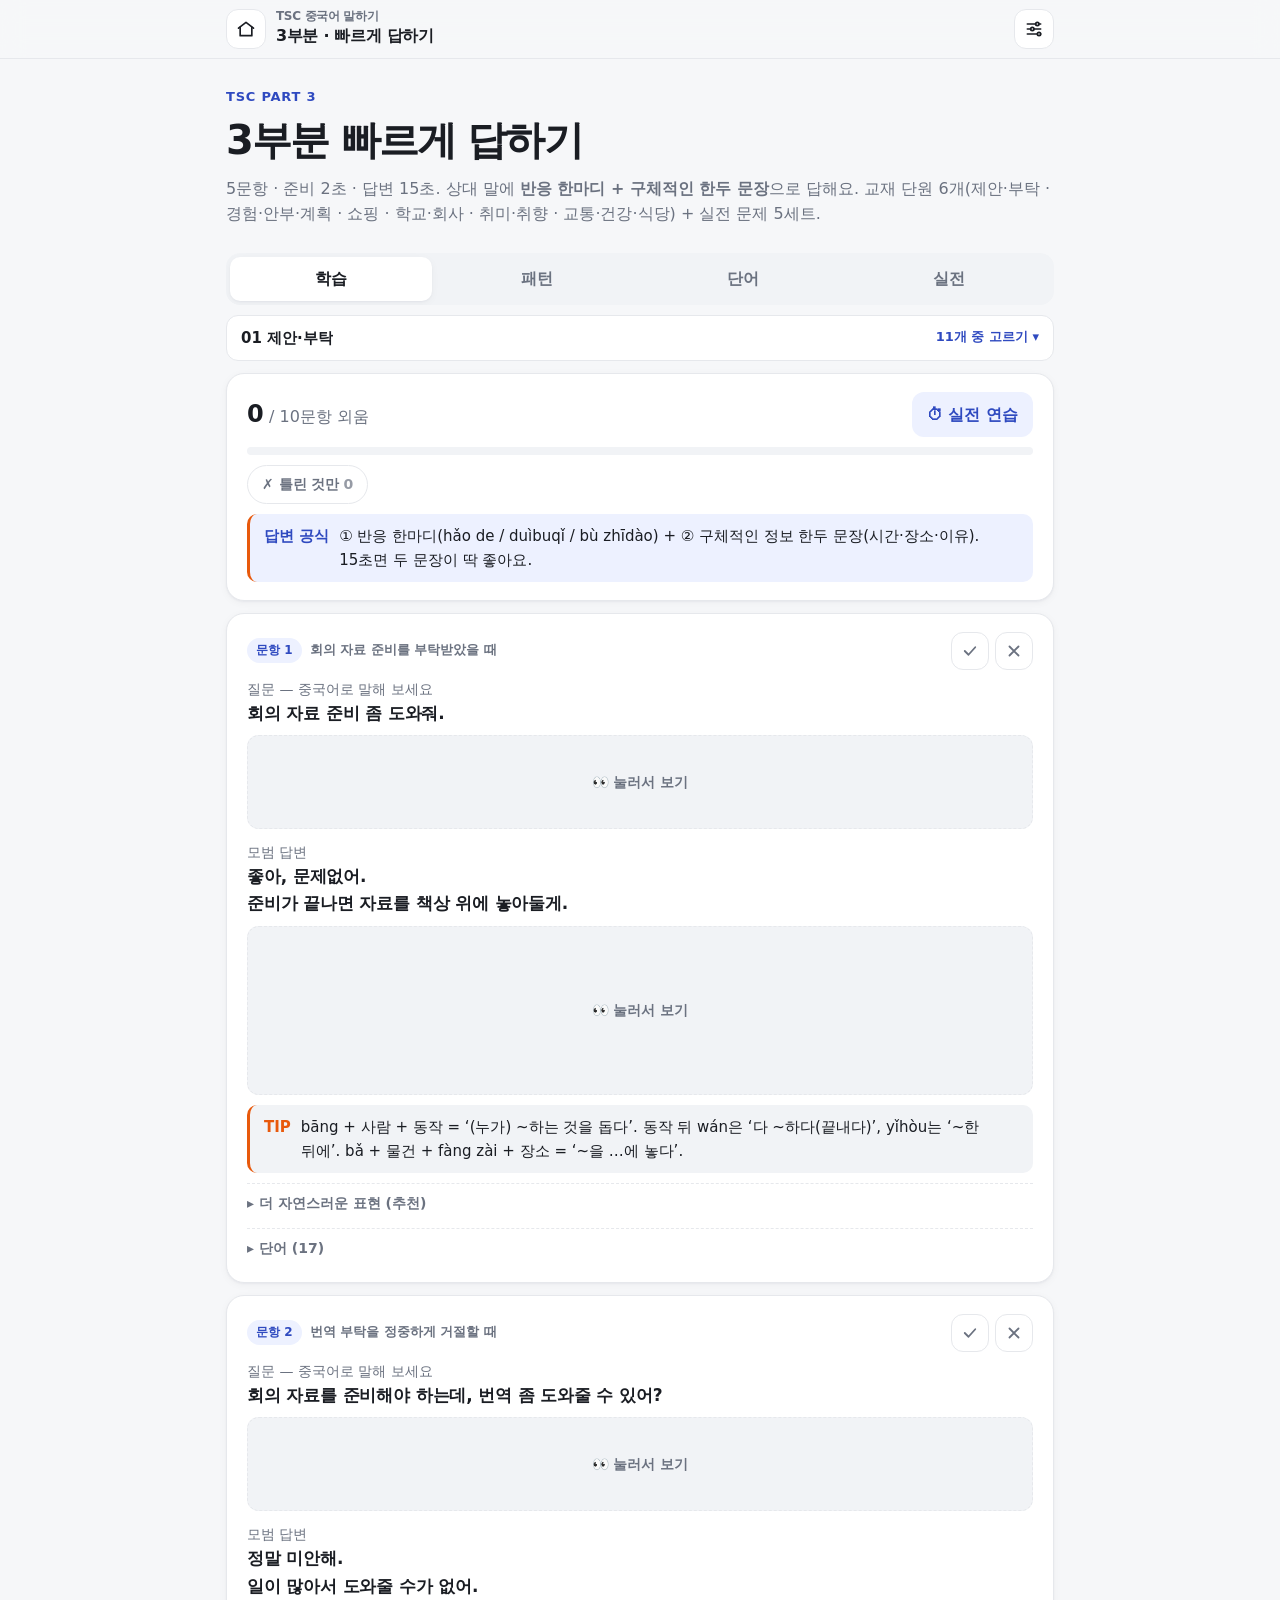
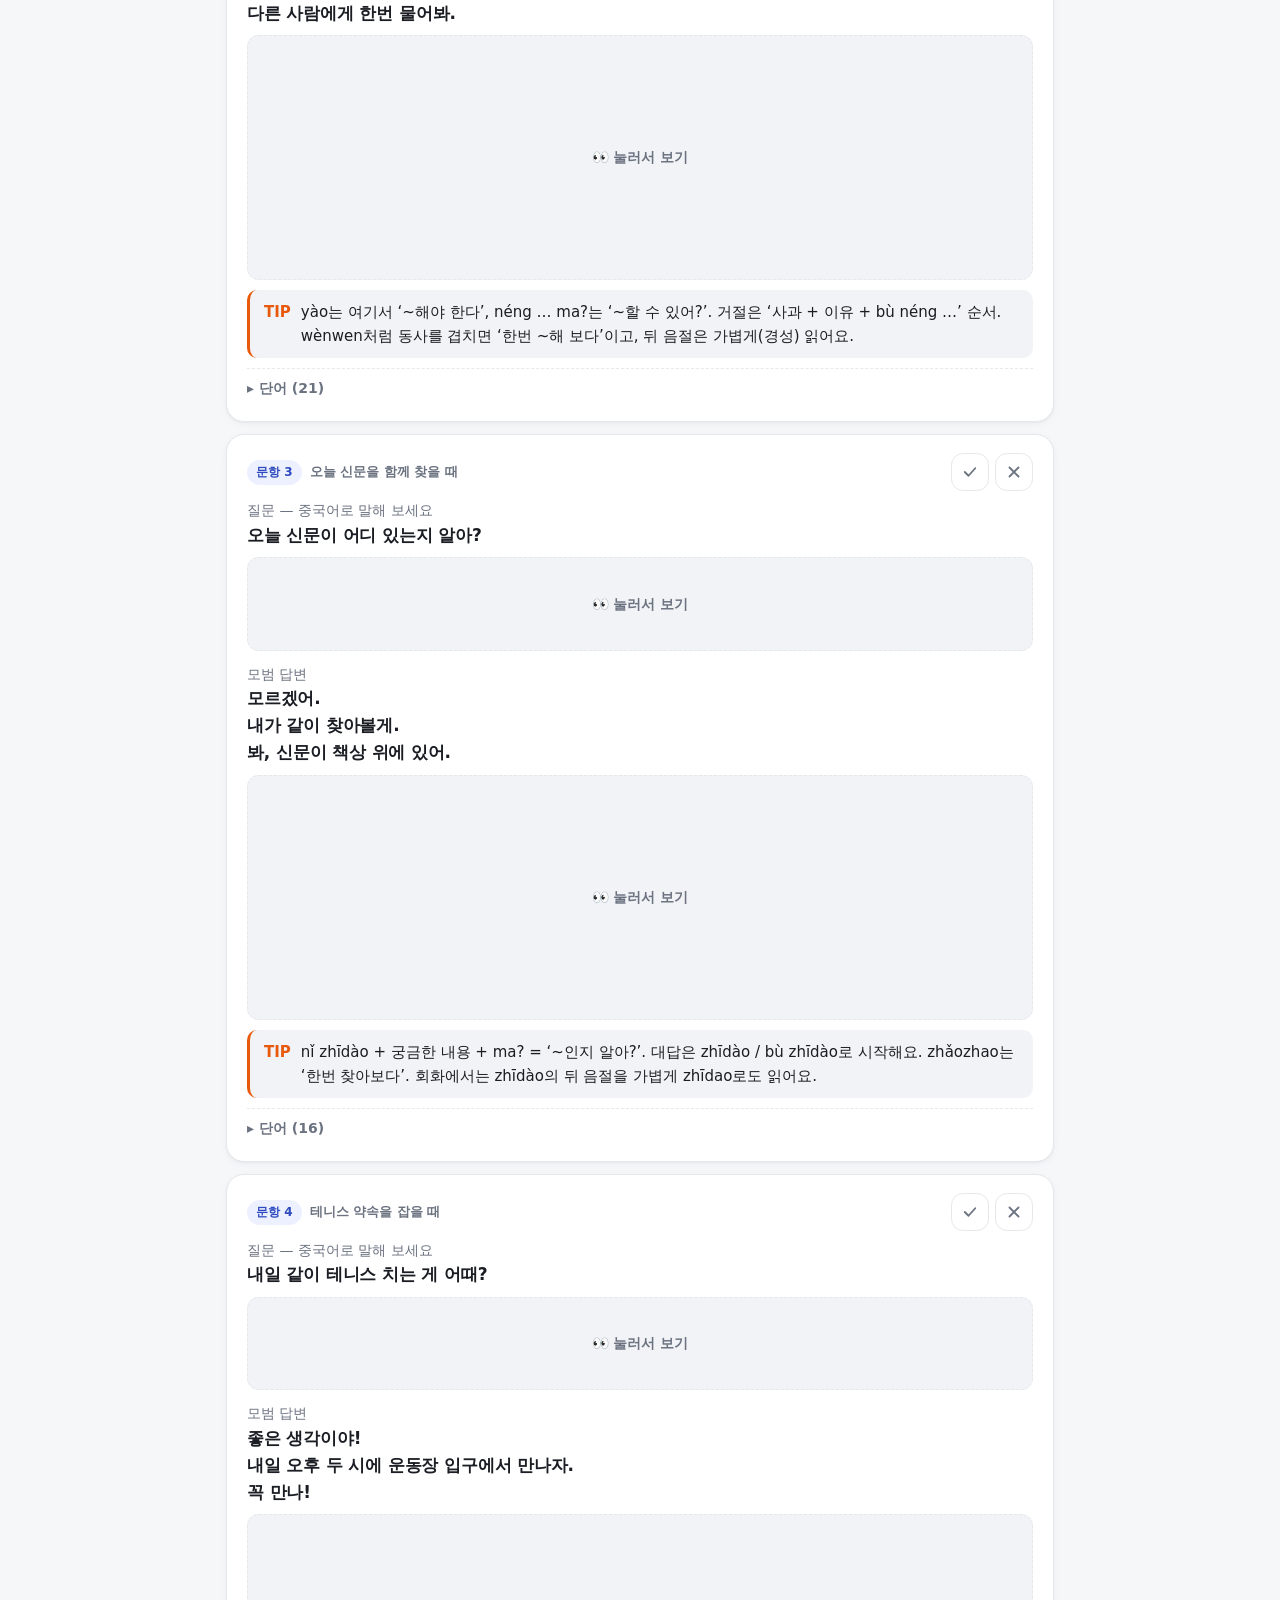
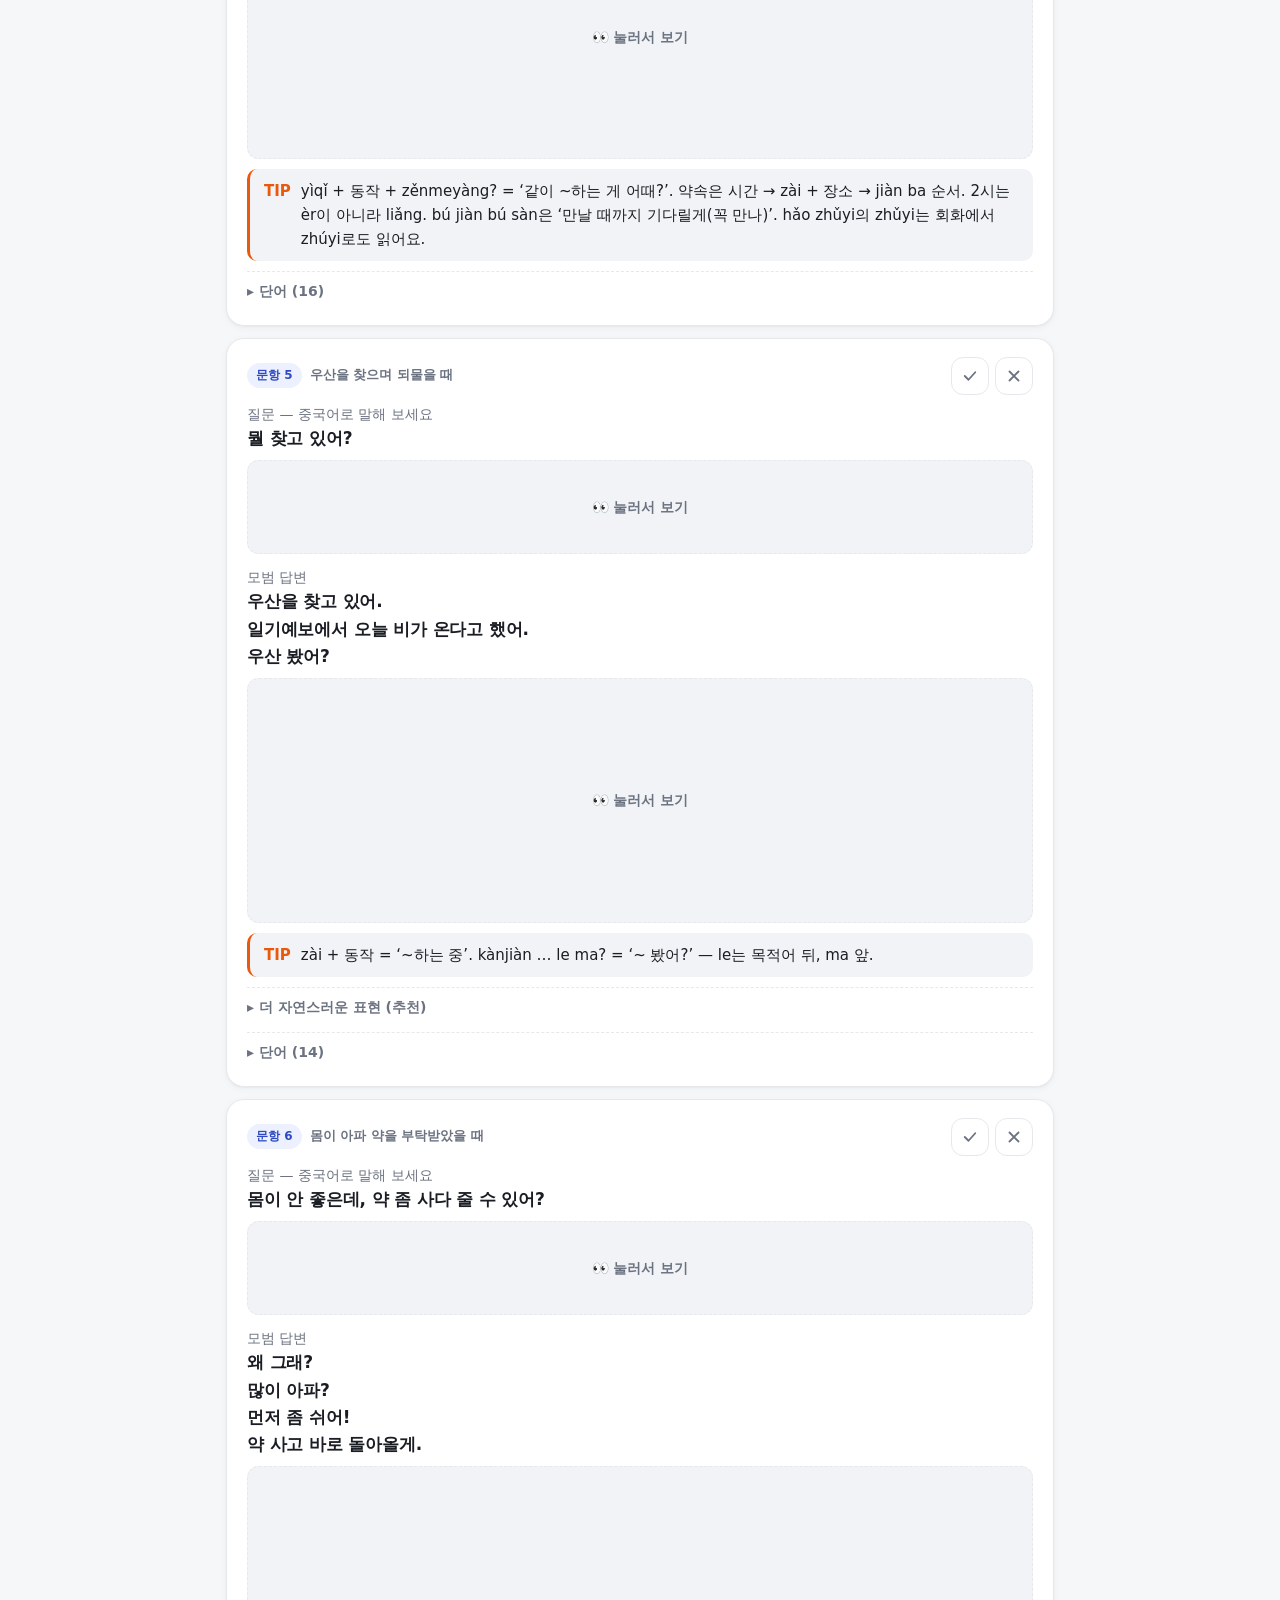
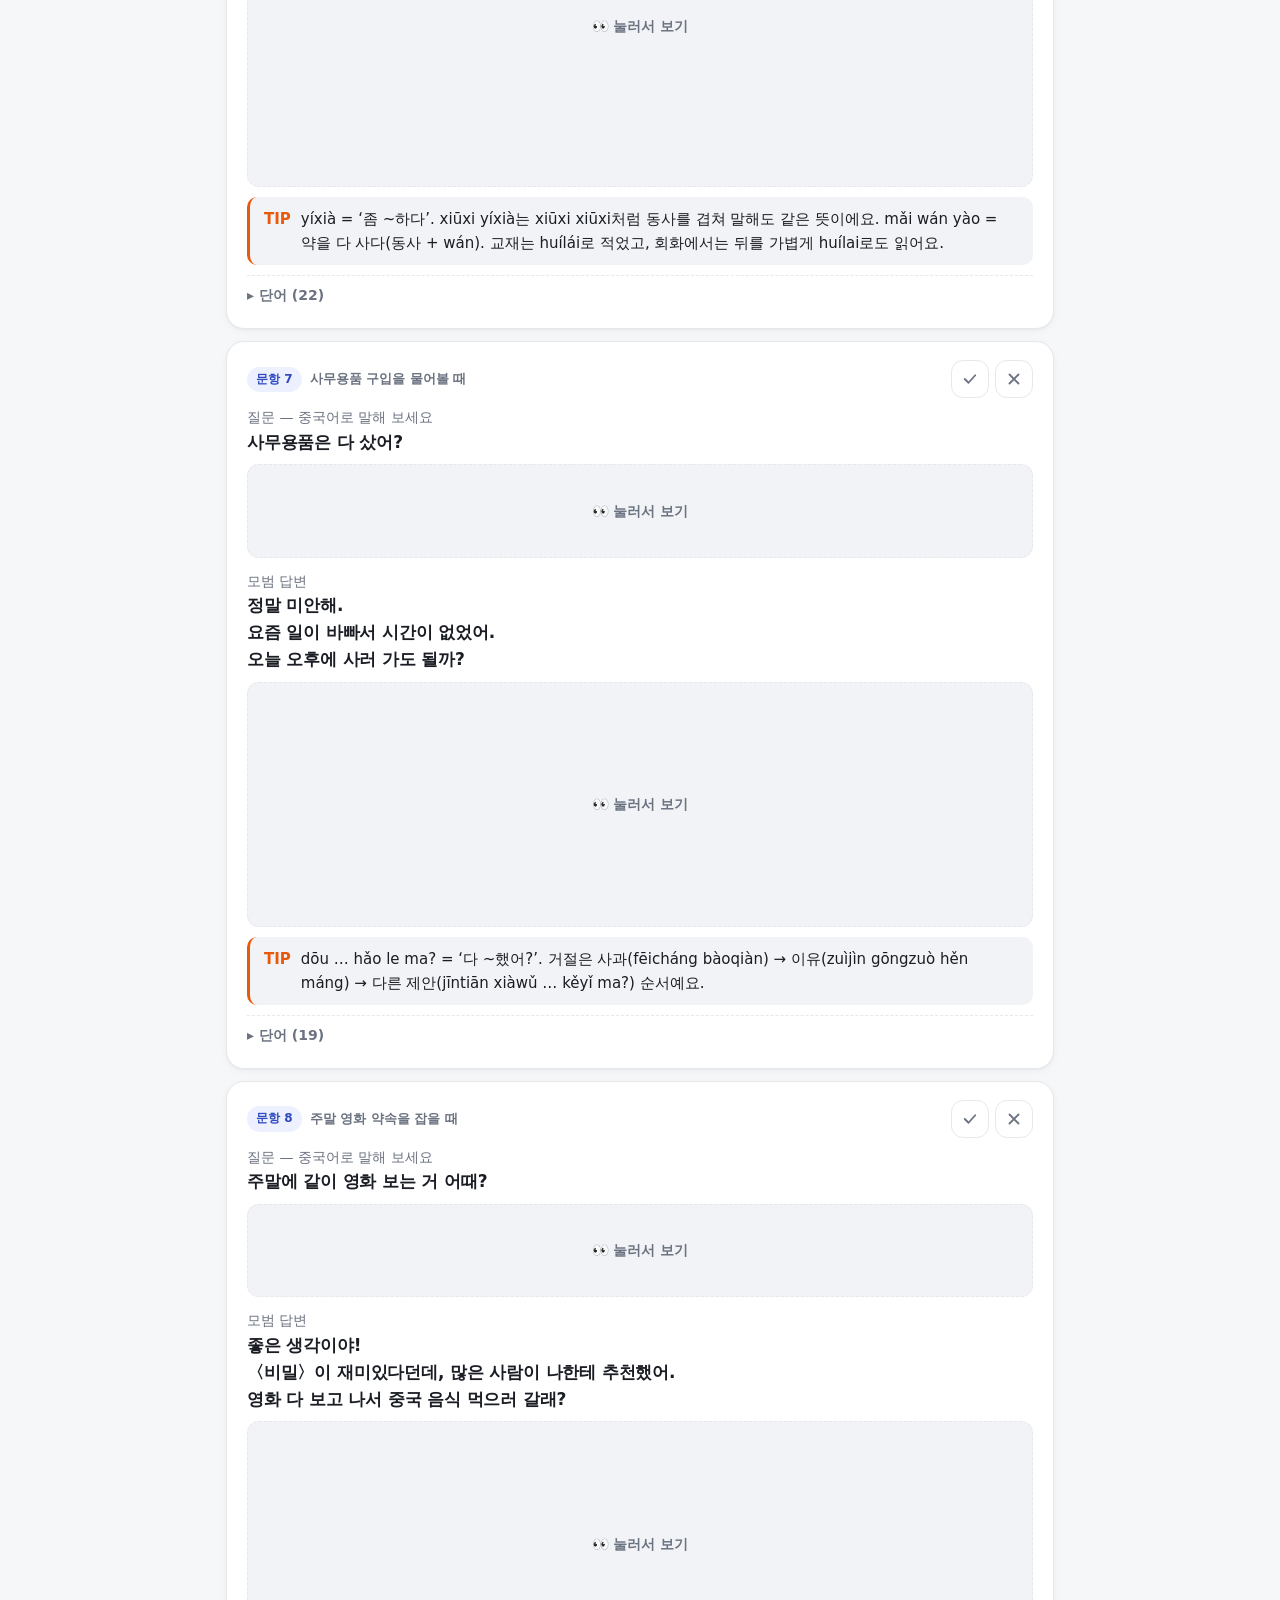
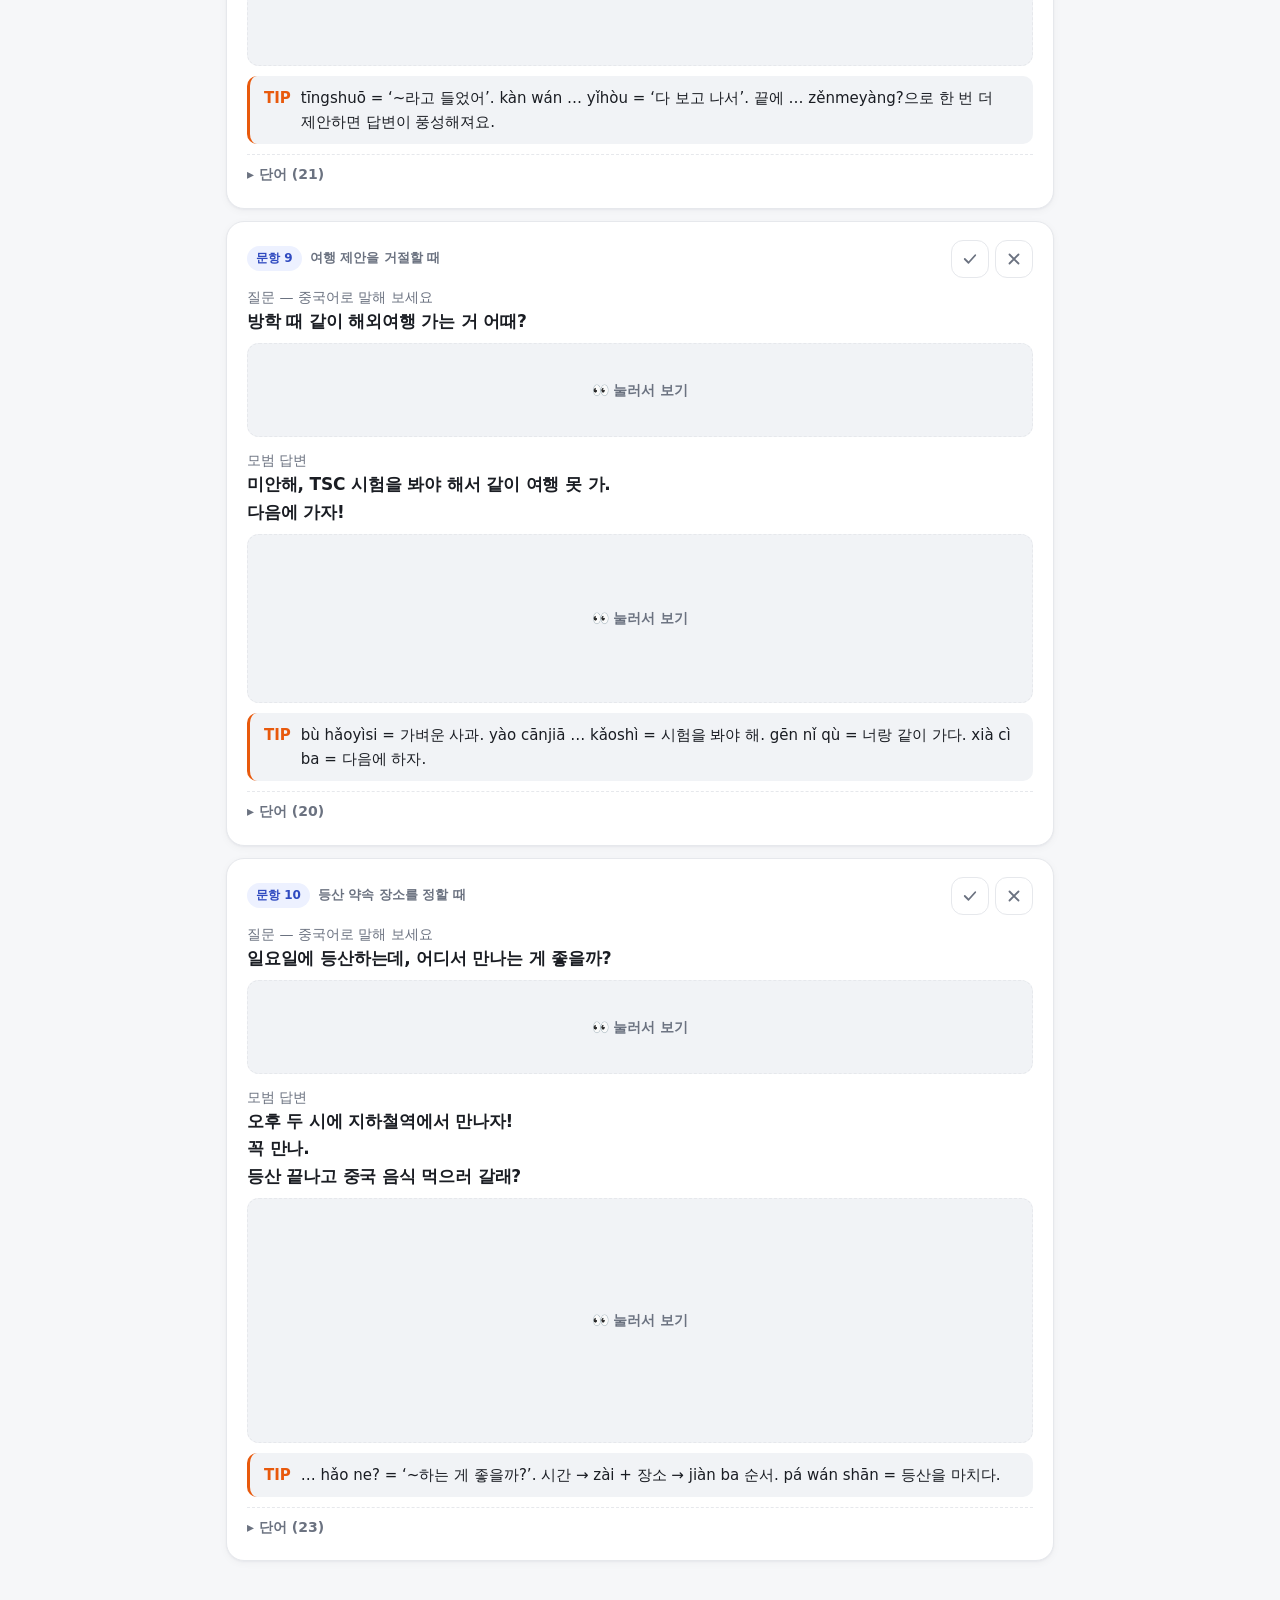
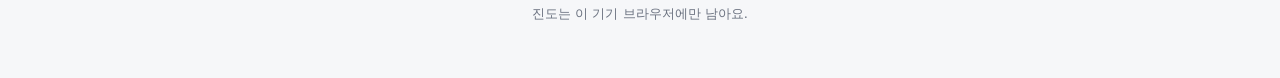
<file: part3/index.html>
<!doctype html>
<html lang="ko">
<head>
<meta charset="utf-8">
<meta name="viewport" content="width=device-width, initial-scale=1, viewport-fit=cover">
<title>TSC 3부분 빠르게 답하기</title>
<meta name="description" content="TSC 3부분 빠르게 답하기 — 제안과 부탁에 바로 답하기, 패턴, 단어, 실전 연습">
<link rel="stylesheet" href="../assets/app.css">
<script src="../assets/app.js"></script>
<script src="../assets/words.js"></script>
<script src="more.js"></script>
</head>
<body class="has-bottom">
<main class="wrap">
  <section class="hero">
    <div class="eyebrow">TSC PART 3</div>
    <h1>3부분 빠르게 답하기</h1>
    <p>5문항 · 준비 2초 · 답변 15초. 상대 말에 <b>반응 한마디 + 구체적인 한두 문장</b>으로 답해요. 교재 단원 6개(제안·부탁 · 경험·안부·계획 · 쇼핑 · 학교·회사 · 취미·취향 · 교통·건강·식당) + 실전 문제 5세트.</p>
  </section>
  <nav class="tabs bottom" id="tabs" aria-label="학습 메뉴"></nav>
  <section id="view" aria-live="polite"></section>
  <p class="foot">진도는 이 기기 브라우저에만 남아요.</p>
</main>
<script>
const T = TSC, {esc, $, $$} = T;
T.topbar({title: '3부분 · 빠르게 답하기', sub: 'TSC 중국어 말하기'});
T.save('tsc-last', {href: 'part3/', name: '3부분 빠르게 답하기'});

/* ===== 단어 [한자, 병음, 한글, 성조, 뜻] =====
   한글 b·d·g·j·z·zh 된소리 여부는 TSC.toneHTML이 성조에 맞춰 자동으로 바꿔요. */
const W = {
  ni:['你','nǐ','니',[3],'너'], wo:['我','wǒ','워',[3],'나'],
  bang:['帮','bāng','방',[1],'돕다'], zhunbei:['准备','zhǔnbèi','주언|베이',[3,4],'준비하다'], huiyi:['会议','huìyì','후에이|이',[4,4],'회의'], ziliao:['资料','zīliào','즈|랴오',[1,4],'자료'],
  ba:['吧','ba','바',[0],'~하자, ~해 (제안·부탁)'], haode:['好的','hǎo de','하오 더',[3,0],'좋아, 알겠어'], mei:['没','méi','메이',[2],'없다'], wenti:['问题','wèntí','원|티',[4,2],'문제'],
  haoC:['好','hǎo','하오',[3],'(동사 뒤) 다 ~하다'], wan:['完','wán','완',[2],'(동사 뒤) 다 ~하다, 끝내다'], shang4:['上','shàng','샹',[4],'~위'], yihou:['以后','yǐhòu','이|허우',[3,4],'~한 뒤에'], ba3:['把','bǎ','바',[3],'~을 (목적어를 앞으로)'], fang:['放','fàng','팡',[4],'놓다'],
  zai:['在','zài','짜이',[4],'~에 (있다), ~하는 중'], de:['的','de','더',[0],'~의'], zhuozi:['桌子','zhuōzi','줘|즈',[1,0],'책상'], shang:['上','shang','샹',[0],'~위'],
  yao:['要','yào','야오',[4],'~해야 한다'], neng:['能','néng','넝',[2],'~할 수 있다'], fanyi:['翻译','fānyì','판|이',[1,4],'번역하다'], ma:['吗','ma','마',[0],'~니? (의문)'],
  feichang:['非常','fēicháng','페이|창',[1,2],'매우'], baoqian:['抱歉','bàoqiàn','바오|쳰',[4,4],'미안하다'], you:['有','yǒu','요우',[3],'있다'], hen:['很','hěn','헌',[3],'매우'], duo:['多','duō','둬',[1],'많다'], gongzuo:['工作','gōngzuò','궁|쭤',[1,4],'일'],
  bu:['不','bù','부',[4],'~하지 않다'], zai2:['再','zài','짜이',[4],'또, 다시'], wenwen:['问问','wènwen','원|원',[4,0],'한번 물어보다'], bieren:['别人','biérén','비에|런',[2,2],'다른 사람'],
  zhidao:['知道','zhīdào','즐|다오',[1,4],'알다'], jintian:['今天','jīntiān','진|톈',[1,1],'오늘'], baozhi:['报纸','bàozhǐ','바오|즐',[4,3],'신문'], nar:['哪儿','nǎr','날',[3],'어디'],
  zhaozhao:['找找','zhǎozhao','자오|자오',[3,0],'한번 찾아보다'], kan:['看','kàn','칸',[4],'보다'],
  mingtian:['明天','míngtiān','밍|톈',[2,1],'내일'], yiqi:['一起','yìqǐ','이|치',[4,3],'같이'], da:['打','dǎ','다',[3],'(공놀이를) 하다'], wangqiu:['网球','wǎngqiú','왕|치오우',[3,2],'테니스'], zenmeyang:['怎么样','zěnmeyàng','전|머|양',[3,0,4],'어때?'],
  hao:['好','hǎo','하오',[3],'좋다'], zhuyi:['主意','zhǔyi','주|이',[3,0],'생각, 아이디어'],
  xiawu:['下午','xiàwǔ','샤|우',[4,3],'오후'], liang:['两','liǎng','량',[3],'둘 (2시의 2)'], dian:['点','diǎn','뎬',[3],'~시'], yundongchang:['运动场','yùndòngchǎng','윈|둥|창',[4,4,3],'운동장'], menkou:['门口','ménkǒu','먼|커우',[2,3],'입구'], jian:['见','jiàn','젠',[4],'만나다'],
  bujianbusan:['不见不散','bú jiàn bú sàn','부 젠 부 싼',[2,4,2,4],'꼭 만나 (만날 때까지 기다릴게)'],
  zhao:['找','zhǎo','자오',[3],'찾다'], shenme:['什么','shénme','선|머',[2,0],'무엇'], yusan:['雨伞','yǔsǎn','위|싼',[3,3],'우산'],
  tianqi:['天气','tiānqì','톈|치',[1,4],'날씨'], yubao:['预报','yùbào','위|바오',[4,4],'예보'], shuo:['说','shuō','숴',[1],'말하다'], hui:['会','huì','후에이',[4],'~할 것이다'], xiayu:['下雨','xiàyǔ','샤|위',[4,3],'비가 오다'],
  kanjian:['看见','kànjiàn','칸|젠',[4,4],'보다 (눈에 띄다)'], le:['了','le','러',[0],'~했다 (완료)'],

  /* 01 제안·부탁 / 02 경험·안부·계획 단어 */
  shenti:['身体','shēntǐ','선|티',[1,3],'몸, 건강'], shufu:['舒服','shūfu','슈|푸',[1,0],'편안하다'], qu:['去','qù','취',[4],'가다'], mai:['买','mǎi','마이',[3],'사다'], yaoM:['药','yào','야오',[4],'약'],
  zenme:['怎么','zěnme','전|머',[3,0],'어떻게, 왜'], yanzhong:['严重','yánzhòng','옌|중',[2,4],'심각하다'], xian:['先','xiān','셴',[1],'먼저'], xiuxi:['休息','xiūxi','시오우|시',[1,0],'쉬다'],
  yixia:['一下','yíxià','이|샤',[2,4],'좀 ~하다, 한번 ~하다'], mashang:['马上','mǎshàng','마|샹',[3,4],'곧, 바로'], huilai:['回来','huílái','후에이|라이',[2,2],'돌아오다'],
  bangongyongpin:['办公用品','bàngōng yòngpǐn','반|궁 융|핀',[4,1,4,3],'사무용품'], dou:['都','dōu','더우',[1],'모두, 다'], zuijin:['最近','zuìjìn','쭈에이|진',[4,4],'요즘'],
  meiyou:['没有','méiyǒu','메이|요우',[2,3],'없다'], shijian:['时间','shíjiān','슬|젠',[2,1],'시간'], keyi:['可以','kěyǐ','커|이',[3,3],'~해도 된다'],
  zhoumo:['周末','zhōumò','저우|모',[1,4],'주말'], dianying:['电影','diànyǐng','뎬|잉',[4,3],'영화'], tingshuo:['听说','tīngshuō','팅|숴',[1,1],'~라고 들었다'],
  mimi:['《秘密》','Mìmì','미|미',[4,4],'〈비밀〉 (영화 제목)'], youyisi:['有意思','yǒu yìsi','요우 이|쓰',[3,4,0],'재미있다'], ren:['人','rén','런',[2],'사람'],
  tuijian:['推荐','tuījiàn','투에이|젠',[1,4],'추천하다'], women:['我们','wǒmen','워|먼',[3,0],'우리'], chi:['吃','chī','츨',[1],'먹다'], zhongguocai:['中国菜','Zhōngguó cài','중|궈 차이',[1,2,4],'중국 음식'],
  fangjia:['放假','fàngjià','팡|자',[4,4],'방학하다, 휴가를 보내다'], shihou:['时候','shíhou','슬|허우',[2,0],'때'], waiguo:['外国','wàiguó','와이|궈',[4,2],'외국'], lvxing:['旅行','lǚxíng','뤼|싱',[3,2],'여행하다'],
  buhaoyisi:['不好意思','bù hǎoyìsi','부 하오|이|쓰',[4,3,4,0],'미안해 (가벼운 사과)'], yaoW:['要','yào','야오',[4],'~해야 한다, ~할 것이다'], canjia:['参加','cānjiā','찬|자',[1,1],'참가하다'],
  kaoshi:['TSC考试','TSC kǎoshì','TSC 카오|슬',[0,3,4],'TSC 시험'], gen:['跟','gēn','건',[1],'~와 (함께)'], xiaci:['下次','xià cì','샤 츠',[4,4],'다음번'],
  zhouri:['周日','zhōurì','저우|를',[1,4],'일요일'], pashan:['爬山','páshān','파|샨',[2,1],'등산하다'], jianmian:['见面','jiànmiàn','젠|몐',[4,4],'만나다'], ne:['呢','ne','너',[0],'~할까? (물음)'],
  ditiezhan:['地铁站','dìtiězhàn','디|티에|잔',[4,3,4],'지하철역'], pa:['爬','pá','파',[2],'(산을) 오르다'], shan:['山','shān','샨',[1],'산'],
  gei:['给','gěi','게이',[3],'~에게'], shei:['谁','shéi','셰이',[2],'누구'], xie:['写','xiě','시에',[3],'쓰다'], xin:['信','xìn','신',[4],'편지'], yinwei:['因为','yīnwèi','인|웨이',[1,4],'왜냐하면'],
  mama:['妈妈','māma','마|마',[1,0],'엄마'], shengri:['生日','shēngrì','성|를',[1,4],'생일'], shi:['是','shì','슬',[4],'~이다'], xiang:['想','xiǎng','샹',[3],'~하고 싶다'], zhu:['祝','zhù','주',[4],'(축하·행운을) 빌다'], ta:['她','tā','타',[1],'그녀'],
  shengrikuaile:['生日快乐','shēngrì kuàilè','성|를 콰이|러',[1,4,4,4],'생일 축하해'], jinnian:['今年','jīnnián','진|녠',[1,2],'올해'], shengdanjie:['圣诞节','Shèngdàn Jié','성|단 지에',[4,4,2],'크리스마스'],
  dasuan:['打算','dǎsuan','다|쏸',[3,0],'~할 계획이다'], he:['和','hé','허',[2],'~와'], jiaren:['家人','jiārén','자|런',[1,2],'가족'], dongnanya:['东南亚','Dōngnányà','둥|난|야',[1,2,4],'동남아시아'],
  xihuan:['喜欢','xǐhuan','시|환',[3,0],'좋아하다'], nar2:['那儿','nàr','날',[4],'그곳, 거기'], yangguang:['阳光','yángguāng','양|광',[2,1],'햇빛'], haitan:['海滩','hǎitān','하이|탄',[3,1],'해변'],
  redai:['热带','rèdài','러|다이',[4,4],'열대'], shuiguo:['水果','shuǐguǒ','슈에이|궈',[3,3],'과일'], jiancha:['检查','jiǎnchá','젠|차',[3,2],'검사하다'],
  yinian:['一年','yì nián','이 녠',[4,2],'1년'], zuo:['做','zuò','쭤',[4],'하다'], yici:['一次','yí cì','이 츠',[2,4],'한 번'], youbiyao:['有必要','yǒu bìyào','요우 비|야오',[3,4,4],'필요가 있다'],
  chifan:['吃饭','chī fàn','츨 판',[1,4],'밥을 먹다'], zhege:['这个','zhège','저|거',[4,0],'이, 이번'], xiaxue:['下雪','xiàxuě','샤|쉬에',[4,3],'눈이 오다'], huaxue:['滑雪','huáxuě','화|쉬에',[2,3],'스키를 타다'],
  yibian:['一边','yìbiān','이|볜',[4,1],'~하면서'], xinshang:['欣赏','xīnshǎng','신|샹',[1,3],'감상하다'], meili:['美丽','měilì','메이|리',[3,4],'아름답다'], fengjing:['风景','fēngjǐng','펑|징',[1,3],'풍경'],
  zhe:['这','zhè','저',[4],'이것'], zui:['最','zuì','쭈에이',[4],'가장'], daBig:['大','dà','다',[4],'크다'], lequ:['乐趣','lèqù','러|취',[4,4],'즐거움'], mei3:['美','měi','메이',[3],'아름답다'],
  pingshi:['平时','píngshí','핑|슬',[2,2],'평소'], duanlian:['锻炼','duànliàn','돤|롄',[4,4],'(몸을) 단련하다, 운동하다'], yundong:['运动','yùndòng','윈|둥',[4,4],'운동, 운동하다'],
  budan:['不但','búdàn','부|단',[2,4],'~뿐만 아니라'], dui:['对','duì','두에이',[4],'~에 (대해)'], erqie:['而且','érqiě','얼|치에',[2,3],'게다가'], huanjie:['缓解','huǎnjiě','환|지에',[3,3],'완화하다, 풀다'],
  yali:['压力','yālì','야|리',[1,4],'스트레스, 압박'], zhen:['真','zhēn','전',[1],'정말'], yijuliangde:['一举两得','yì jǔ liǎng dé','이 쥐 량 더',[4,3,3,2],'일석이조'],
  duibuqi:['对不起','duìbuqǐ','두에이|부|치',[4,0,3],'미안해'], mang:['忙','máng','망',[2],'바쁘다'], a:['啊','a','아',[0],'(말끝 어기)'], ji:['几','jǐ','지',[3],'몇'], kankan:['看看','kànkan','칸|칸',[4,0],'한번 보다'],
};
/* S('한국어', '단어키', ..., '，', '/', ...) */
/* 추가 패턴 예문에만 쓰는 단어 (단어 탭에는 넣지 않음) */
const WX = {yijing:['已经','yǐjīng','이|징',[3,1],'이미, 벌써'], haiM:['还','hái','하이',[2],'아직'], meiN:['没','méi','메이',[2],'~하지 않았다'], neA:['呢','ne','너',[0],'(아직 ~ 중이라는 느낌)'],
  guo:['过','guo','궈',[0],'~한 적 있다 (경험)'], zhongguo:['中国','Zhōngguó','중|궈',[1,2],'중국'], liang2:['两','liǎng','량',[3],'둘'], ci:['次','cì','츠',[4],'번, 회'],
  ruguo:['如果','rúguǒ','루|궈',[2,3],'만약 ~라면'], jiu:['就','jiù','지오우',[4],'(그러면) 바로'], jia:['家','jiā','자',[1],'집'], kong:['空','kòng','쿵',[4],'틈, 시간'], lai:['来','lái','라이',[2],'오다'],
  wanr:['玩儿','wánr','왈',[2],'놀다'], ranhou:['然后','ránhòu','란|허우',[2,4],'그다음에'], yinhang:['银行','yínháng','인|항',[2,2],'은행'], chaoshi:['超市','chāoshì','차오|슬',[1,4],'슈퍼마켓']};
const S = (ko, ...keys) => { const s = T.sentence(keys.map(k => W[k] || WX[k] || k), ko); s.words = keys.filter(k => W[k] || WX[k]); s.keys = keys; return s; };
const joinS = (...ss) => S(ss.map(x => x.ko).join(' '), ...ss.flatMap(x => x.keys));
/* 한 칸 안에서 문장마다 줄 바꿈: 。！？ 뒤에서 나눠 병음·한글을 문장별로 짝지어 보여 준다 */
const splitCache = new WeakMap();
const splitS = s => { if (!s.keys) return [s]; if (splitCache.has(s)) return splitCache.get(s);
  const parts = []; let cur = []; s.keys.forEach(k => { cur.push(k); if (['。', '！', '？'].includes(k)) { parts.push(cur); cur = []; } }); if (cur.length) parts.push(cur);
  const out = parts.length < 2 ? [s] : parts.map(ks => S('', ...ks)); splitCache.set(s, out); return out; };
const sayMulti = s => T.sayHTML(s);
const koBr = t => esc(t).replace(/([.?!])\s+/g, '$1<br>');
/* 한국어 번역 줄을 중국어 문장 줄과 같은 수로 묶기: 한국어 문장들을 중국어 문장 수만큼 순서대로 나누되, 길이 비율이 가장 비슷하게 */
const koGroups = s => {
  const zh = splitS(s), ks = s.ko.split(/(?<=[.?!])\s+/).filter(Boolean);
  if (zh.length < 2) return [s.ko];
  if (ks.length <= zh.length) return ks;
  const n = zh.length, m = ks.length;
  const zl = zh.map(p => (p.py.match(/[a-zāáǎàēéěèīíǐìōóǒòūúǔùǚü]+/gi) || []).length), zt = zl.reduce((a, b) => a + b, 0);
  const kl = ks.map(k => k.replace(/[\s.,?!]/g, '').length), kt = kl.reduce((a, b) => a + b, 0);
  const endP = t => (t.trim().match(/[.?!]$/) || ['.'])[0];
  const best = {}; const go = (i, j) => { const key = i + ',' + j; if (key in best) return best[key];
    if (j === n) return best[key] = i === m ? [0, []] : [Infinity, []];
    let r = [Infinity, []]; let acc = 0;
    for (let e = i + 1; e <= m - (n - j - 1); e++) { acc += kl[e - 1]; const sub = go(e, j + 1); const c = (acc / kt - zl[j] / zt) ** 2 + (endP(ks[e - 1]) === endP(zh[j].py) ? 0 : 0.5) + sub[0]; if (c < r[0]) r = [c, [e, ...sub[1]]]; }
    return best[key] = r; };
  const cuts = go(0, 0)[1]; let a = 0; return cuts.map(e => { const g = ks.slice(a, e).join(' '); a = e; return g; });
};
const koS = s => T.koHTML(s);
/* 추가 단원 단어(more.js, tools/part3/build.py로 생성) */
Object.assign(W, window.P3MORE.W);
const fromSpec = it => { const mk = ([ko, keys]) => S(ko, ...keys);
  return Object.assign({id: it.id, title: it.title, q: mk(it.q), a: it.a.map(mk), note: it.note}, it.alt ? {alt: it.alt.map(a => ({s: mk(a.s), why: a.why}))} : {}); };
const MORE = Object.fromEntries(window.P3MORE.units.map(u => [u.id, u]));

/* ===== 문항 (교재 23쪽) ===== */
const ITEMS23 = [
  {id:'q1', title:'회의 자료 준비를 부탁받았을 때',
   q:S('회의 자료 준비 좀 도와줘.', 'ni', 'bang', 'wo', '/', 'zhunbei', 'huiyi', 'ziliao', 'ba', '。'),
   a:[S('좋아, 문제없어.', 'haode', '，', 'mei', 'wenti', '。'),
      S('준비가 끝나면 자료를 책상 위에 놓아둘게.', 'zhunbei', 'wan', 'yihou', '，', 'wo', 'ba3', 'ziliao', '/', 'fang', 'zai', 'zhuozi', 'shang', 'ba', '。')],
   alt:[{s:S('다 준비하면 자료를 네 책상 위에 놓아둘게.', 'zhunbei', 'haoC', 'yihou', '，', 'wo', 'ba3', 'ziliao', '/', 'fang', 'zai', 'ni', 'de', 'zhuozi', 'shang', '。'),
         why:'‘다 준비되면’은 회화에서 wán보다 hǎo를 더 자주 써요. nǐ de(네)를 넣으면 어디에 둘지 더 분명해요.'}],
   note:'bāng + 사람 + 동작 = ‘(누가) ~하는 것을 돕다’. 동작 뒤 wán은 ‘다 ~하다(끝내다)’, yǐhòu는 ‘~한 뒤에’. bǎ + 물건 + fàng zài + 장소 = ‘~을 …에 놓다’.'},
  {id:'q2', title:'번역 부탁을 정중하게 거절할 때',
   q:S('회의 자료를 준비해야 하는데, 번역 좀 도와줄 수 있어?', 'wo', 'yao', 'zhunbei', 'huiyi', 'ziliao', '，', 'ni', 'neng', 'bang', 'wo', 'fanyi', 'ma', '？'),
   a:[S('정말 미안해. 일이 많아서 도와줄 수가 없어.', 'feichang', 'baoqian', '，', 'wo', 'you', 'hen', 'duo', 'gongzuo', '，', 'bu', 'neng', 'bang', 'ni', '。'),
      S('다른 사람에게 한번 물어봐.', 'ni', 'zai2', 'wenwen', 'bieren', 'ba', '。')],
   note:'yào는 여기서 ‘~해야 한다’, néng … ma?는 ‘~할 수 있어?’. 거절은 ‘사과 + 이유 + bù néng …’ 순서. wènwen처럼 동사를 겹치면 ‘한번 ~해 보다’이고, 뒤 음절은 가볍게(경성) 읽어요.'},
  {id:'q3', title:'오늘 신문을 함께 찾을 때',
   q:S('오늘 신문이 어디 있는지 알아?', 'ni', 'zhidao', '/', 'jintian', 'de', 'baozhi', 'zai', 'nar', 'ma', '？'),
   a:[S('모르겠어. 내가 같이 찾아볼게.', 'bu', 'zhidao', '，', 'wo', 'bang', 'ni', 'zhaozhao', 'ba', '。'),
      S('봐, 신문이 책상 위에 있어.', 'ni', 'kan', '，', 'baozhi', 'zai', 'zhuozi', 'shang', '。')],
   note:'nǐ zhīdào + 궁금한 내용 + ma? = ‘~인지 알아?’. 대답은 zhīdào / bù zhīdào로 시작해요. zhǎozhao는 ‘한번 찾아보다’. 회화에서는 zhīdào의 뒤 음절을 가볍게 zhīdao로도 읽어요.'},
  {id:'q4', title:'테니스 약속을 잡을 때',
   q:S('내일 같이 테니스 치는 게 어때?', 'mingtian', 'yiqi', 'da', 'wangqiu', '/', 'zenmeyang', '？'),
   a:[S('좋은 생각이야!', 'hao', 'zhuyi', '！'),
      S('내일 오후 두 시에 운동장 입구에서 만나자. 꼭 만나!', 'mingtian', 'xiawu', 'liang', 'dian', '/', 'zai', 'yundongchang', 'menkou', '/', 'jian', 'ba', '，', 'bujianbusan', '！')],
   note:'yìqǐ + 동작 + zěnmeyàng? = ‘같이 ~하는 게 어때?’. 약속은 시간 → zài + 장소 → jiàn ba 순서. 2시는 èr이 아니라 liǎng. bú jiàn bú sàn은 ‘만날 때까지 기다릴게(꼭 만나)’. hǎo zhǔyi의 zhǔyi는 회화에서 zhúyi로도 읽어요.'},
  {id:'q5', title:'우산을 찾으며 되물을 때',
   q:S('뭘 찾고 있어?', 'ni', 'zai', 'zhao', 'shenme', '？'),
   a:[S('우산을 찾고 있어. 일기예보에서 오늘 비가 온다고 했어.', 'wo', 'zai', 'zhao', 'yusan', '。', 'tianqi', 'yubao', 'shuo', '，', 'jintian', 'xiayu', '。'),
      S('우산 봤어?', 'ni', 'kanjian', 'yusan', 'le', 'ma', '？')],
   alt:[{s:S('우산을 찾고 있어. 일기예보에서 오늘 비가 올 거래.', 'wo', 'zai', 'zhao', 'yusan', '。', 'tianqi', 'yubao', 'shuo', '，', 'jintian', 'hui', 'xiayu', '。'),
         why:'앞으로 올 비라서 huì(~할 것이다)를 넣으면 뜻이 더 정확해요.'},
        {s:S('내 우산 봤어?', 'ni', 'kanjian', '/', 'wo', 'de', 'yusan', 'le', 'ma', '？'),
         why:'내 우산을 찾는 상황이라 wǒ de(내)를 넣으면 더 자연스러워요.'}],
   note:'zài + 동작 = ‘~하는 중’. kànjiàn … le ma? = ‘~ 봤어?’ — le는 목적어 뒤, ma 앞.'},
];
/* 다른 문항과 같은 모양으로: 답변 두 문장을 하나의 모범 답변으로 합친다 (패턴 예문은 x.parts로 한 문장씩 쓴다) */
ITEMS23.forEach(x => { x.parts = x.a; if (x.a.length > 1) x.a = [joinS(...x.a)]; });

/* 01 제안·부탁 (교재 단원) */
const U1 = [
  {id:'u1q1', title:'몸이 아파 약을 부탁받았을 때',
   q:S('몸이 안 좋은데, 약 좀 사다 줄 수 있어?', 'wo', 'shenti', 'bu', 'shufu', '，', 'ni', 'neng', 'bang', 'wo', '/', 'qu', 'mai', 'yaoM', 'ma', '？'),
   a:[S('왜 그래? 많이 아파? 먼저 좀 쉬어! 약 사고 바로 돌아올게.', 'ni', 'zenme', 'le', '？', 'hen', 'yanzhong', 'ma', '？', 'ni', 'xian', 'xiuxi', 'yixia', 'ba', '！', 'wo', 'mai', 'wan', 'yaoM', '/', 'mashang', 'huilai', '。')],
   note:'yíxià = ‘좀 ~하다’. xiūxi yíxià는 xiūxi xiūxi처럼 동사를 겹쳐 말해도 같은 뜻이에요. mǎi wán yào = 약을 다 사다(동사 + wán). 교재는 huílái로 적었고, 회화에서는 뒤를 가볍게 huílai로도 읽어요.'},
  {id:'u1q2', title:'사무용품 구입을 물어볼 때',
   q:S('사무용품은 다 샀어?', 'bangongyongpin', '/', 'dou', 'mai', 'haoC', 'le', 'ma', '？'),
   a:[S('정말 미안해. 요즘 일이 바빠서 시간이 없었어. 오늘 오후에 사러 가도 될까?', 'feichang', 'baoqian', '，', 'wo', 'zuijin', 'gongzuo', 'hen', 'mang', '，', 'meiyou', 'shijian', '。', 'jintian', 'xiawu', '/', 'qu', 'mai', 'keyi', 'ma', '？')],
   note:'dōu … hǎo le ma? = ‘다 ~했어?’. 거절은 사과(fēicháng bàoqiàn) → 이유(zuìjìn gōngzuò hěn máng) → 다른 제안(jīntiān xiàwǔ … kěyǐ ma?) 순서예요.'},
  {id:'u1q3', title:'주말 영화 약속을 잡을 때',
   q:S('주말에 같이 영화 보는 거 어때?', 'zhoumo', 'yiqi', 'kan', 'dianying', '/', 'zenmeyang', '？'),
   a:[S('좋은 생각이야! 〈비밀〉이 재미있다던데, 많은 사람이 나한테 추천했어. 영화 다 보고 나서 중국 음식 먹으러 갈래?', 'hao', 'zhuyi', '！', 'tingshuo', 'mimi', 'hen', 'youyisi', '，', 'hen', 'duo', 'ren', '/', 'tuijian', 'wo', 'kan', '。', 'kan', 'wan', 'dianying', 'yihou', '，', 'women', 'qu', 'chi', 'zhongguocai', '/', 'zenmeyang', '？')],
   note:'tīngshuō = ‘~라고 들었어’. kàn wán … yǐhòu = ‘다 보고 나서’. 끝에 … zěnmeyàng?으로 한 번 더 제안하면 답변이 풍성해져요.'},
  {id:'u1q4', title:'여행 제안을 거절할 때',
   q:S('방학 때 같이 해외여행 가는 거 어때?', 'fangjia', 'de', 'shihou', '/', 'women', 'yiqi', 'qu', 'waiguo', 'lvxing', '/', 'zenmeyang', '？'),
   a:[S('미안해, TSC 시험을 봐야 해서 같이 여행 못 가. 다음에 가자!', 'buhaoyisi', '，', 'wo', 'yaoW', 'canjia', 'kaoshi', '，', 'bu', 'neng', 'gen', 'ni', 'qu', 'lvxing', '，', 'xiaci', 'ba', '！')],
   note:'bù hǎoyìsi = 가벼운 사과. yào cānjiā … kǎoshì = 시험을 봐야 해. gēn nǐ qù = 너랑 같이 가다. xià cì ba = 다음에 하자.'},
  {id:'u1q5', title:'등산 약속 장소를 정할 때',
   q:S('일요일에 등산하는데, 어디서 만나는 게 좋을까?', 'zhouri', 'pashan', '，', 'women', 'zai', 'nar', '/', 'jianmian', 'hao', 'ne', '？'),
   a:[S('오후 두 시에 지하철역에서 만나자! 꼭 만나. 등산 끝나고 중국 음식 먹으러 갈래?', 'women', 'xiawu', 'liang', 'dian', '/', 'zai', 'ditiezhan', 'jian', 'ba', '！', 'bujianbusan', '。', 'pa', 'wan', 'shan', 'yihou', '，', 'women', 'qu', 'chi', 'zhongguocai', '/', 'zenmeyang', '？')],
   note:'… hǎo ne? = ‘~하는 게 좋을까?’. 시간 → zài + 장소 → jiàn ba 순서. pá wán shān = 등산을 마치다.'},
];
/* 02 경험·안부·계획 (교재 단원) */
const U2 = [
  {id:'u2q1', title:'누구에게 편지를 쓰는지 물을 때',
   q:S('누구에게 편지 쓰고 있어?', 'ni', 'zai', 'gei', 'shei', 'xie', 'xin', '？'),
   a:[S('엄마에게 편지 쓰고 있어. 오늘이 엄마 생신이라서 생일 축하한다고 하고 싶어.', 'wo', 'zai', 'gei', 'mama', 'xie', 'xin', '，', 'yinwei', 'jintian', 'shi', 'mama', 'de', 'shengri', '，', 'wo', 'xiang', 'zhu', 'ta', 'shengrikuaile', '。')],
   note:'gěi + 사람 + xiě xìn = ‘~에게 편지를 쓰다’. yīnwèi = ‘왜냐하면’(이유). zhù tā shēngrì kuàilè = 그녀의 생일을 축하하다.'},
  {id:'u2q2', title:'크리스마스 계획을 물을 때',
   q:S('올해 크리스마스에 뭐 할 계획이야?', 'jinnian', 'de', 'shengdanjie', '，', 'ni', 'dasuan', 'zuo', 'shenme', '？'),
   a:[S('가족이랑 같이 동남아에 갈 계획이야. 그곳의 햇빛, 해변, 열대 과일을 정말 좋아해.', 'wo', 'dasuan', 'he', 'jiaren', 'yiqi', '/', 'qu', 'dongnanya', '。', 'wo', 'feichang', 'xihuan', '/', 'nar2', 'de', 'yangguang', '、', 'haitan', 'he', 'redai', 'shuiguo', '。')],
   note:'dǎsuan + 동작 = ‘~할 계획이다’. 교재는 dǎsuan(뒤 경성)으로 적었어요(사전에는 dǎsuàn으로도 나와요). hé jiārén yìqǐ = 가족과 함께. nàr de … = 그곳의 ….'},
  {id:'u2q3', title:'건강검진 계획을 물을 때',
   q:S('언제 건강검진 받으러 갈 계획이야?', 'ni', 'dasuan', 'shenme', 'shihou', '/', 'qu', 'jiancha', 'shenti', '？'),
   a:[S('내일 갈 계획이야. 1년에 한 번 건강검진을 받는 건 꼭 필요해. 검진 끝나고 같이 밥 먹자!', 'wo', 'dasuan', 'mingtian', 'qu', '。', 'yinian', 'zuo', 'yici', 'shenti', 'jiancha', '/', 'hen', 'youbiyao', '。', 'jiancha', 'wan', 'yihou', '，', 'women', 'yiqi', 'chifan', 'ba', '！')],
   note:'shénme shíhou = ‘언제’. yì nián zuò yí cì = 1년에 한 번 하다. hěn yǒu bìyào = 꼭 필요하다. jiǎnchá wán yǐhòu = 검사를 마친 뒤.'},
  {id:'u2q4', title:'눈 오는 주말 계획을 물을 때',
   q:S('이번 주말에 눈이 온대. 뭐 할 계획이야?', 'zhege', 'zhoumo', 'xiaxue', '，', 'ni', 'dasuan', 'zuo', 'shenme', '？'),
   a:[S('스키 타러 갈 계획이야. 스키를 타면서 아름다운 풍경을 감상하는 게 내 가장 큰 즐거움이야.', 'wo', 'dasuan', 'qu', 'huaxue', '，', 'yibian', 'huaxue', '，', 'yibian', 'xinshang', '/', 'meili', 'de', 'fengjing', '，', 'zhe', 'shi', 'wo', 'zui', 'daBig', 'de', 'lequ', '。')],
   alt:[{s:S('스키 타러 갈 계획이야. 거기 풍경이 정말 아름다워서 아주 좋아.', 'wo', 'dasuan', 'qu', 'huaxue', '。', 'nar2', 'de', 'fengjing', 'hen', 'mei3', '，', 'wo', 'hen', 'xihuan', '。'),
         why:'xīnshǎng(감상하다), lèqù(즐거움)가 어려우면 hěn měi(아름답다), hěn xǐhuan(좋아하다)으로 짧게 말해도 돼요.'}],
   note:'yìbiān A, yìbiān B = ‘A하면서 B하다’. zuì dà de lèqù = 가장 큰 즐거움.'},
  {id:'u2q5', title:'평소 운동하는지 물을 때',
   q:S('평소에 운동해?', 'ni', 'pingshi', 'duanlian', 'shenti', 'ma', '？'),
   a:[S('평소에 운동해. 운동은 몸에 좋을 뿐 아니라 스트레스도 풀 수 있어. 정말 일석이조야!', 'wo', 'pingshi', 'duanlian', 'shenti', '。', 'yundong', 'budan', 'dui', 'shenti', 'hao', '，', 'erqie', 'keyi', 'huanjie', 'yali', '。', 'zhen', 'shi', 'yijuliangde', '！')],
   alt:[{s:S('평소에 운동해. 운동은 몸에 아주 좋아서 나는 운동을 정말 좋아해.', 'wo', 'pingshi', 'duanlian', 'shenti', '。', 'yundong', 'dui', 'shenti', 'hen', 'hao', '，', 'wo', 'hen', 'xihuan', 'yundong', '。'),
         why:'búdàn … érqiě, huǎnjiě yālì, yì jǔ liǎng dé가 어려우면 이렇게 짧게 말해도 돼요.'}],
   note:'búdàn A, érqiě B = ‘A할 뿐만 아니라 B도’. yì jǔ liǎng dé = 일석이조(한 번에 두 가지 이득).'},
];
const UNITS = [
  {id:'u1', name:'01 제안·부탁', items:[...ITEMS23, ...U1]},
  {id:'u2', name:'02 경험·안부·계획', items:[...U2, ...MORE.u2.items.map(fromSpec)]},
  ...window.P3MORE.units.filter(u => u.name).map(u => ({id: u.id, name: u.name, items: u.items.map(fromSpec)})),
];
const ALL = UNITS.flatMap(u => u.items);
const unitOf = x => UNITS.find(u => u.items.includes(x));
let unit = T.load('tsc-p3-unit', 'u1'); if (!UNITS.find(u => u.id === unit)) unit = 'u1';
let ITEMS = UNITS.find(u => u.id === unit).items;

/* ===== 패턴 ===== */
const NEW = {
  refuse:S('미안해, 오늘 바빠서 도와줄 수 없어.', 'duibuqi', '，', 'wo', 'jintian', 'hen', 'mang', '，', 'bu', 'neng', 'bang', 'ni', '。'),
  when:S('좋아, 몇 시에 만나?', 'hao', 'a', '，', 'ji', 'dian', 'jian', '？'),
  look:S('좀 봐 줄 수 있어?', 'ni', 'neng', 'bang', 'wo', 'kankan', 'ma', '？'),
};
const it = i => ITEMS23[i];
const q3 = id => ALL.find(x => x.id === id);
/* 추가 패턴 예문 (교재 밖, HSK 3~4급 기본 문법) */
const NX = {
  chileQ:S('밥 먹었어?', 'ni', 'chifan', 'le', 'ma', '？'),
  yijing:S('응, 벌써 먹었어.', 'wo', 'yijing', 'chi', 'le', '。'),
  haimei:S('아직 안 먹었어.', 'wo', 'haiM', 'meiN', 'chi', 'neA', '。'),
  guoQ:S('중국에 가 본 적 있어?', 'ni', 'qu', 'guo', 'zhongguo', 'ma', '？'),
  guoA:S('두 번 가 봤어.', 'wo', 'qu', 'guo', 'liang2', 'ci', '。'),
  guoN:S('아직 가 본 적 없어.', 'wo', 'haiM', 'meiN', 'qu', 'guo', '。'),
  ruguo1:S('내일 비가 오면 우리 집에서 영화 보자.', 'ruguo', 'mingtian', 'xiayu', '，', 'women', 'jiu', 'zai', 'jia', 'kan', 'dianying', 'ba', '。'),
  ruguo2:S('시간 있으면 우리 집에 놀러 와.', 'ruguo', 'ni', 'you', 'kong', '，', 'jiu', 'lai', 'wo', 'jia', 'wanr', 'ba', '。'),
  xian1:S('우리 먼저 밥 먹고, 그다음에 영화 보러 가자.', 'women', 'xian', 'chifan', '，', 'ranhou', 'qu', 'kan', 'dianying', 'ba', '。'),
  xian2:S('나는 먼저 은행에 가고, 그다음에 슈퍼에 가.', 'wo', 'xian', 'qu', 'yinhang', '，', 'ranhou', 'qu', 'chaoshi', '。'),
};
const PATTERNS = [
  {t:'부탁하기', f:'nǐ (néng) bāng wǒ + 동작 + ba / ma?', d:'bāng 뒤에 ‘누구를’, 그다음 ‘무엇을’. ba는 부드러운 부탁, néng … ma?는 ‘~해 줄 수 있어?’', ex:[it(0).q, NEW.look]},
  {t:'받아들이기', f:'hǎo de, méi wèntí. / hǎo zhǔyi! / hǎo a', d:'부탁에는 hǎo de, méi wèntí, 제안에는 hǎo zhǔyi · hǎo a로 바로 반응하고, 이어서 구체적인 말을 덧붙여요.', ex:[it(0).parts[0], it(3).parts[0], NEW.when]},
  {t:'거절하기', f:'duìbuqǐ / fēicháng bàoqiàn + 이유 + bù néng …', d:'사과 → 이유 → bù néng 순서. 이유는 hěn máng(바쁘다), gōngzuò hěn duō(일이 많다)처럼 짧게.', ex:[it(1).parts[0], NEW.refuse], tag:'추가'},
  {t:'한번 ~해 보다', f:'동사 겹치기: wènwen · zhǎozhao · kànkan', d:'한 글자 동사를 두 번 쓰면 ‘한번 가볍게 ~해 보다’. 두 번째 음절은 경성으로 가볍게.', ex:[it(1).parts[1], it(2).parts[0], NEW.look]},
  {t:'제안하기', f:'(시간) + yìqǐ + 동작 + zěnmeyàng?', d:'‘같이 ~하는 게 어때?’ yī는 3성 앞이라 yì로 읽어요.', ex:[it(3).q]},
  {t:'약속 정하기', f:'시간 + zài + 장소 + jiàn ba', d:'중국어는 시간 → 장소 → 동작 순서. 2시 = liǎng diǎn.', ex:[it(3).parts[1]]},
  {t:'~하는 중', f:'zài + 동작', d:'지금 하고 있는 일을 말할 때. Nǐ zài zhǎo shénme? → Wǒ zài zhǎo …', ex:[it(4).q, it(4).parts[0]]},
  {t:'~을 …에 놓다', f:'bǎ + 물건 + fàng zài + 장소', d:'물건을 어디에 두는지 말할 때 쓰는 bǎ 문장.', ex:[it(0).parts[1]]},
  {t:'~인지 알아?', f:'nǐ zhīdào + 궁금한 내용 + ma?', d:'대답은 zhīdào / bù zhīdào로 시작해요.', ex:[it(2).q, it(2).parts[0]]},
  {t:'~했어?', f:'동작 + 목적어 + le ma?', d:'le는 목적어 뒤, ma 바로 앞.', ex:[it(4).parts[1]]},
  {t:'좀 ~하다', f:'동작 + yíxià', d:'부탁·권유를 부드럽게 해요. xiūxi yíxià = xiūxi xiūxi(좀 쉬다).', ex:[U1[0].a[0]]},
  {t:'다 ~하고 나서', f:'동작 + wán + (목적어) + yǐhòu', d:'한 가지를 마친 뒤 다음 일을 말할 때.', ex:[U1[4].a[0], U2[2].a[0]]},
  {t:'~할 계획이야', f:'dǎsuan + 동작', d:'계획을 물으면 Wǒ dǎsuan …로 시작해요.', ex:[U2[1].q, U2[1].a[0]]},
  {t:'왜냐하면', f:'yīnwèi + 이유', d:'이유를 덧붙이면 답변이 길어져요.', ex:[U2[0].a[0]]},
  {t:'~하면서 ~하다', f:'yìbiān A, yìbiān B', d:'두 동작을 동시에 할 때.', ex:[U2[3].a[0]]},
  {t:'~뿐만 아니라 ~도', f:'búdàn A, érqiě B', d:'좋은 점을 두 가지 말할 때.', ex:[U2[4].a[0]]},
  /* 03~06 단원 교재 문장에서 뽑은 패턴 */
  {t:'A하고 B하다 (두 가지 장점)', f:'yòu + 형용사 A + yòu + 형용사 B', d:'좋은 점 두 가지를 한 번에 말할 때. 교통·식당·물건 칭찬에 자주 써요.', ex:[q3('u6q2').a[0], q3('u3q7').a[0]]},
  {t:'A야, 아니면 B야?', f:'A + háishi + B?', d:'둘 중 하나를 고르게 하는 질문. 대답은 고른 것을 바로 말해요(ma를 붙이지 않아요).', ex:[q3('u3q2').q, q3('u5q4').q, q3('u5q4').a[0]]},
  {t:'~ 주세요 (살 때·주문할 때)', f:'gěi wǒ lái + 수량 + 물건, zài lái …', d:'가게·식당에서 원하는 것을 말할 때. 이어서 yígòng duōshao qián?으로 값을 물어요.', ex:[q3('u3q1').a[0], q3('u3q8').a[0]]},
  {t:'언제(어디서) ~했어? — 지난 일', f:'shénme shíhou / zài + 장소 + 동사 + de', d:'이미 한 일의 때·장소를 물을 때 동사 뒤에 de. 대답도 qùnián mǎi de처럼 de로 끝내요.', ex:[q3('u3q6').q, q3('u3q6').a[0], q3('u2q7').q]},
  {t:'~해 보이다', f:'kàn qǐlai + 형용사', d:'눈으로 보고 느낀 인상을 말할 때.', ex:[q3('u4q10').q, q3('u3q5').a[0]]},
  {t:'~하지 마', f:'bié + 동작', d:'걱정·긴장하는 상대를 달랠 때. bié dānxīn(걱정 마), bié jǐnzhāng(긴장하지 마).', ex:[q3('u4q9').a[0], q3('u4q5').a[0]]},
  {t:'가깝다 — 걸어서 ~이면 도착', f:'A lí B hěn jìn, zǒulù + 시간 + jiù dào le', d:'거리와 걸리는 시간을 함께 말해요. jiù는 ‘금방, 바로’ 느낌.', ex:[q3('u6q2').a[0], q3('u6q4').a[0]]},
  {t:'툭하면 ~하다', f:'dòngbudòng jiù + 동작', d:'자주 생기는 불편한 일을 말할 때(입말).', ex:[q3('u4q1').a[0], q3('u3q6').a[0]]},
  {t:'~하기만 하면 바로', f:'yī + A, jiù + B', d:'A만 생기면 늘 B를 한다는 습관. yī는 뒤 성조에 따라 yì·yí로 읽어요.', ex:[q3('u5q4').a[0]]},
  {t:'앞으로 ~할 거야', f:'huì + 동작', d:'날씨·예정처럼 앞으로 일어날 일. jīntiān huì xiàyǔ = 오늘 비가 올 거래.', ex:[it(4).alt[0].s], tag:'추가'},
  {t:'벌써 ~했어 / 아직 안 했어', f:'yǐjīng + 동작 + le / hái méi + 동작 + ne', d:'‘~했어?’ 질문에 바로 답하는 틀. 안 했을 때는 le를 빼고 끝에 ne를 붙여요. (HSK 3급 문법)', ex:[NX.chileQ, NX.yijing, NX.haimei], tag:'추가'},
  {t:'~해 본 적 있다', f:'동작 + guo', d:'경험을 물으면 동사 뒤에 guo. 없으면 méi(yǒu) + 동작 + guo. (HSK 2~3급 문법)', ex:[NX.guoQ, NX.guoA, NX.guoN], tag:'추가'},
  {t:'만약 ~하면', f:'rúguǒ A, (주어) jiù B', d:'조건을 먼저 말하고 jiù 뒤에 할 일을 말해요. 제안·약속 질문에 쓰기 좋아요. (HSK 3급 문법)', ex:[NX.ruguo1, NX.ruguo2], tag:'추가'},
  {t:'먼저 ~하고 그다음에', f:'xiān A, ránhòu B', d:'두 가지 일을 순서대로 말할 때. 계획 질문에 답이 길어져요. (HSK 3급 문법)', ex:[NX.xian1, NX.xian2], tag:'추가'},
];

const prog = T.progress('p3'), wprog = T.progress('p3w');
const WORDS = Object.entries(W).filter(([k]) => !['haoC'].includes(k));
function summary(){ const s = T.load('tsc-summary', {}); s.p3 = {done: prog.count(ALL.map(x => x.id)) + wprog.count(WORDS.map(x => 'w:' + x[0])), total: ALL.length + WORDS.length}; T.save('tsc-summary', s); }
const view = $('#view');

/* ===== 조각 ===== */
const sayBlock = (s, label, open) => '<p class="small muted" style="margin:12px 0 0">' + label + '</p><p class="ko" style="margin:0">' + koS(s) + '</p>' + T.revealHTML(sayMulti(s), open);
/* ===== 학습 ===== */
let onlyWrong = false, wordsWrong = false;
function viewLearn(){
  const done = prog.count(ITEMS.map(x => x.id));
  let h = '<div class="card" id="statcard"><div class="row"><div class="stat"><b>' + done + '</b><span class="muted">/ ' + ITEMS.length + '문항 외움</span></div><span class="spacer"></span><button class="btn soft" type="button" data-go="exam">⏱ 실전 연습</button></div><div class="progress" style="margin-top:10px"><i style="width:' + (done / ITEMS.length * 100) + '%"></i></div>' +
    '<!--wrong--><div class="tip" style="background:var(--brand-soft)"><b style="color:var(--brand-text)">답변 공식</b><span>① 반응 한마디(hǎo de / duìbuqǐ / bù zhīdào) + ② 구체적인 정보 한두 문장(시간·장소·이유). 15초면 두 문장이 딱 좋아요.</span></div></div>';
  const wrongN = ALL.filter(x => T.markState('p3', x.id) === 'wrong').length;
  h = h.replace('<!--wrong-->', '<div class="row" style="margin-top:10px">' + T.wrongToggle(onlyWrong, wrongN) + '</div>');
  h = '<div class="chips" style="margin-top:14px">' + UNITS.map(u => '<button class="chip" type="button" data-unit="' + u.id + '" aria-pressed="' + (u.id === unit && !onlyWrong) + '">' + esc(u.name) + '<span class="n">' + prog.count(u.items.map(x => x.id)) + '/' + u.items.length + '</span></button>').join('') + '</div>' + h;
  const list = onlyWrong ? ALL.filter(x => T.markState('p3', x.id) === 'wrong') : ITEMS;
  if (!list.length) h += T.emptyWrong;
  list.forEach(x => { const u = unitOf(x), i = u.items.indexOf(x);
    const on = prog.has(x.id);
    h += '<article class="card' + (on ? ' done' : '') + '" data-q="' + x.id + '"><div class="card-head"><span class="badge">' + (onlyWrong ? esc(u.name.split(' · ')[0].split(' ')[0]) + ' · ' : '') + '문항 ' + (i + 1) + '</span><span class="label">' + esc(x.title) + '</span>' + T.markBtns('p3', x.id) + '</div>' +
      '<p class="small muted" style="margin:0">질문 — 중국어로 말해 보세요</p><p class="ko" style="margin:0">' + koS(x.q) + '</p>' + T.revealHTML(sayMulti(x.q)) +
      x.a.map((a, k) => sayBlock(a, x.a.length > 1 ? (k ? '답변 ② 이어서' : '답변 ① 반응') : '모범 답변')).join('') +
      '<div class="tip"><b>TIP</b><span>' + esc(x.note) + '</span></div>' +
      (x.alt ? '<details class="more"><summary>더 자연스러운 표현 (추천)</summary><p class="small muted" style="margin:6px 0 0">교재 문장이 기본이에요. 아래는 회화에서 더 자연스럽게 쓰는 말이에요.</p>' + x.alt.map(a => '<div style="margin-top:10px"><p class="ko" style="margin:0">' + koS(a.s) + '</p><div class="reveal open" style="margin-top:4px">' + sayMulti(a.s) + '</div><p class="small muted" style="margin:4px 0 0">💡 ' + esc(a.why) + '</p></div>').join('') + '</details>' : '') +
      (() => { const ks = [...new Set([x.q, ...x.a].flatMap(s => s.words))]; return '<details class="more"><summary>단어 (' + ks.length + ')</summary><div class="words">' + ks.map(k => T.wordHTML(W[k])).join('') + '</div></details>'; })() + '</article>';
  });
  view.innerHTML = h;
}

/* ===== 패턴 ===== */
function viewPattern(){
  const card = (p, i) => '<article class="card"><div class="card-head"><span class="badge">' + (i + 1) + '</span><span class="label" style="color:var(--ink);font-size:16px">' + esc(p.t) + '</span></div>' +
      '<p style="font-size:18px;font-weight:650;margin:0 0 4px;color:var(--brand-text)">' + esc(p.f) + '</p><p class="small muted" style="margin:0">' + esc(p.d) + '</p>' +
      p.ex.map(s => '<div style="margin-top:10px"><p class="ko" style="margin:0;font-size:15px">' + koS(s) + '</p>' + T.revealHTML(sayMulti(s)) + '</div>').join('') + '</article>';
  const base = PATTERNS.filter(p => !p.tag), extra = PATTERNS.filter(p => p.tag);
  view.innerHTML = '<h2 style="margin-top:14px">교재 패턴</h2><p class="small muted">교재 문장에서 뽑은 말하기 틀이에요. 예문은 교재 문장이에요.</p>' + base.map(card).join('') +
    '<h2 style="margin-top:28px">추가 패턴 <span class="badge accent" style="vertical-align:3px">교재 밖</span></h2><p class="small muted">교재에는 없지만 3부분 일상 질문에 자주 쓰는 HSK 3급 기본 문법이에요. 예문은 대부분 새로 만든 문장이에요.</p>' + extra.map(card).join('');
}

/* ===== 단어 ===== */
let wmode = 'list', deck = [], dpos = 0;
function viewWords(){
  const wrongWords = WORDS.filter(([k]) => T.markState('p3w', 'w:' + k) === 'wrong');
  const shown = wordsWrong ? wrongWords : WORDS;
  const ids = shown.map(x => 'w:' + x[0]);
  let h = '<div class="row" style="margin-top:14px"><span class="seg" id="wmode"><button type="button" data-v="list" aria-pressed="' + (wmode === 'list') + '">목록</button><button type="button" data-v="card" aria-pressed="' + (wmode === 'card') + '">카드 넘기기</button></span><span class="spacer"></span><span class="small muted">외운 단어 ' + wprog.count(ids) + ' / ' + ids.length + '</span></div>';
  h += '<div class="chips">' + T.wrongToggle(wordsWrong, wrongWords.length).replace('data-wrongonly', 'data-wordswrong') + '</div>';
  if (!shown.length) h += T.emptyWrong;
  else if (wmode === 'list') h += '<div class="card"><div class="words">' + shown.map(([k, wd]) => T.wordHTML(wd, T.markBtns('p3w', 'w:' + k))).join('') + '</div><p class="small muted" style="margin-bottom:0">단어를 누르면 예문과 비슷한 말·반대말이 나와요. ✓ 외웠어요 · ✗ 틀렸어요</p></div>';
  else {
    if (!deck.length || !deck.every(id => ids.includes(id))) { deck = ids.slice().sort(() => Math.random() - .5); dpos = 0; }
    if (dpos >= deck.length) h += '<div class="card center"><h3>한 바퀴 끝! 👏</h3><button class="btn primary" type="button" id="again">다시 섞어서 시작</button></div>';
    else {
      const wd = W[deck[dpos].slice(2)];
      h += '<div class="small muted" style="margin-top:10px">' + (dpos + 1) + ' / ' + deck.length + '</div><div class="progress" style="margin:6px 0"><i style="width:' + (dpos / deck.length * 100) + '%"></i></div>' +
        '<div class="flash" id="flash"><button class="inner" type="button" aria-label="카드 뒤집기"><div class="face"><div class="small muted">중국어로 말해 보세요</div><div class="big-ko">' + esc(wd[4]) + '</div><div class="small muted">눌러서 뒤집기</div></div>' +
        '<div class="face back"><div class="say"><div class="line py" style="font-size:28px">' + esc(T.pinyinWithExpanded(wd[1])) + '</div><div class="line hg">' + T.toneHTML(wd[2].replaceAll('|', ''), T.hgTones(wd)) + '</div></div></div></button></div>' +
        T.judgeBtns();
    }
  }
  view.innerHTML = h;
  $('#wmode').onclick = e => { const b = e.target.closest('button'); if (b) { wmode = b.dataset.v; deck = []; viewWords(); } };
  const fl = $('#flash'); if (fl) fl.querySelector('.inner').onclick = () => fl.classList.toggle('flipped');
  const next = ok => { const id = deck[dpos]; T.setMark('p3w', id, ok ? 'done' : 'wrong'); if (!ok) deck.push(id); dpos++; summary(); viewWords(); };
  $('#yes') && ($('#yes').onclick = () => next(true));
  $('#no') && ($('#no').onclick = () => next(false));
  $('#again') && ($('#again').onclick = () => { deck = []; viewWords(); });
}

/* ===== 실전 ===== */
const exam = {running: false, results: []};
let examAll = false;
const examPool = () => examAll ? ALL : ITEMS;
function viewExam(){
  view.innerHTML = '<div class="chips" style="margin-top:14px">' + UNITS.map(u => '<button class="chip" type="button" data-unit="' + u.id + '" aria-pressed="' + (!examAll && u.id === unit) + '">' + esc(u.name) + '</button>').join('') + '<button class="chip" type="button" data-examall aria-pressed="' + examAll + '">전체 단원</button></div>' +
    '<div class="card"><h3 style="margin-top:0">⏱ 실전처럼 연습하기</h3><p class="small muted">실제 시험처럼 <b>' + (examAll ? '전체 단원' : esc(UNITS.find(u => u.id === unit).name)) + '</b>에서 <b>5문항</b>을 무작위로 골라요. 질문을 읽고 <b>준비 2초</b>, <b>15초 동안 답변</b>.</p>' +
    '<button class="btn primary big" type="button" id="start" style="width:100%">시작하기</button></div>' + (exam.results.length ? resultsHTML() : '');
  $('#start').onclick = runExam; bindResults();
}
async function runExam(){
  exam.results = []; exam.running = true;
  let cancelled = false, cd = null;
  const QS5 = examPool().slice().sort(() => Math.random() - .5).slice(0, 5);
  for (let i = 0; i < QS5.length && !cancelled; i++) {
    const x = QS5[i];
    view.innerHTML = '<div class="card center"><div class="card-head"><span class="badge">문항 ' + (i + 1) + ' / ' + QS5.length + '</span><span class="label"></span><button class="btn ghost" type="button" id="quit">그만하기</button></div>' +
      sayMulti(x.q) + '<p class="small muted" style="margin:4px 0 0">' + koS(x.q) + '</p>' +
      '<div id="tm"></div></div>';
    $('#quit').onclick = () => { cancelled = true; cd && cd.cancel(); };
    cd = T.countdown($('#tm'), 4, '질문 읽기', 'prep'); if (!(await cd)) { cancelled = true; break; }
    cd = T.countdown($('#tm'), 2, '준비', 'prep'); if (!(await cd)) { cancelled = true; break; }
    cd = T.countdown($('#tm'), 15, '답변');
    const ok = await cd;
    if (!ok) { cancelled = true; break; }
    exam.results.push({x});
  }
  exam.running = false;
  if (cancelled) { exam.results = []; viewExam(); return; }
  view.innerHTML = resultsHTML() + '<div class="row end"><button class="btn primary" type="button" id="restart">한 번 더</button></div>';
  bindResults(); $('#restart').onclick = runExam;
}
function resultsHTML(){
  return '<h2>결과 확인</h2><p class="small muted">모범 답변과 비교하고, 잘 말한 문항은 ‘외웠어요’로 표시하세요.</p>' + exam.results.map(({x}, i) =>
    '<article class="card" data-q="' + x.id + '"><div class="card-head"><span class="badge">문항 ' + (i + 1) + '</span><span class="label">' + esc(x.title) + '</span>' + T.markBtns('p3', x.id) + '</div>' +
    '<p class="ko" style="margin:0">' + koS(x.q) + '</p>' + '<div class="reveal open">' + sayMulti(x.q) + '</div>' +
    x.a.map((a, k) => sayBlock(a, x.a.length > 1 ? '모범 답변 ' + (k ? '②' : '①') : '모범 답변', true)).join('') + '</article>').join('');
}
function bindResults(){}

/* ===== 탭 ===== */
const TABS = [['learn','학습','📖'],['pattern','패턴','🧩'],['words','단어','🔤'],['exam','실전','⏱']];
const VIEWS = {learn: viewLearn, pattern: viewPattern, words: viewWords, exam: viewExam};
let tab = T.load('tsc-p3-tab', 'learn'); if (!VIEWS[tab]) tab = 'learn';
function go(t){
  if (exam.running) { T.toast('실전 연습 중이에요. ‘그만하기’를 먼저 눌러 주세요.'); T.tabs($('#tabs'), TABS, tab, go); return; }
  tab = t; T.save('tsc-p3-tab', t); T.tabs($('#tabs'), TABS, t, go); VIEWS[t]();
}
view.addEventListener('click', e => { if (e.target.closest('[data-wrongonly]')) { onlyWrong = !onlyWrong; VIEWS[tab](); return; } if (e.target.closest('[data-examall]')) { examAll = true; exam.results = []; VIEWS[tab](); return; } const ub = e.target.closest('[data-unit]'); if (ub) { examAll = false; exam.results = []; unit = ub.dataset.unit; T.save('tsc-p3-unit', unit); ITEMS = UNITS.find(u => u.id === unit).items; onlyWrong = false; VIEWS[tab](); return; } if (e.target.closest('[data-wordswrong]')) { wordsWrong = !wordsWrong; deck = []; VIEWS[tab](); return; } const g = e.target.closest('[data-go]'); if (g) { go(g.dataset.go); scrollTo({top: 0}); } });
document.addEventListener('tsc:settings', () => { if (tab !== 'exam') VIEWS[tab](); });
T.onMark = () => {
  summary();
  if (tab === 'learn') { const el = $('#statcard'); if (el) { const d = prog.count(ITEMS.map(x => x.id)); el.querySelector('.stat b').textContent = d; el.querySelector('.progress i').style.width = (d / ITEMS.length * 100) + '%'; } }
  if (tab === 'words' && wmode === 'list') viewWords();
};
T.exampleSource = () => [...ALL.flatMap(x => [x.q, ...x.a, ...(x.alt || []).map(a => a.s)]), ...Object.values(NEW), ...Object.values(NX)];
summary();
go(tab);
</script>
</body>
</html>
</file>
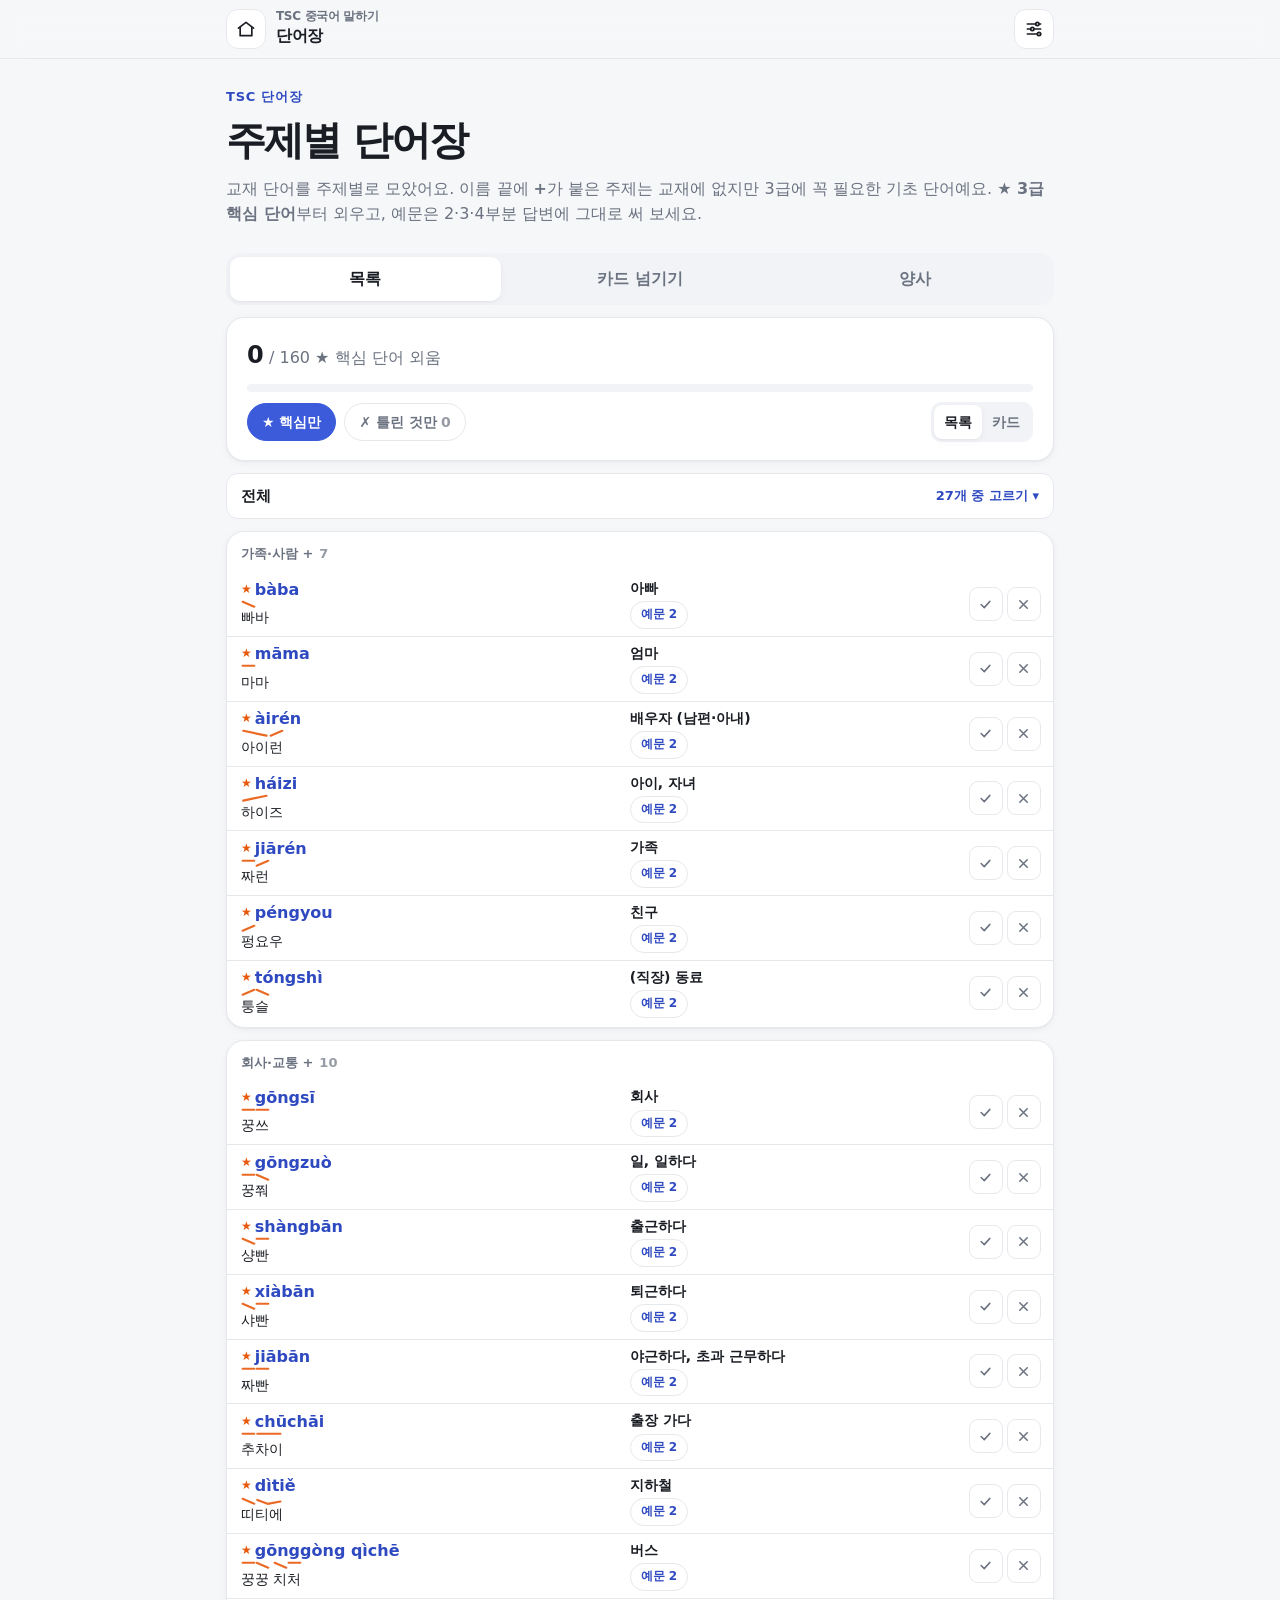
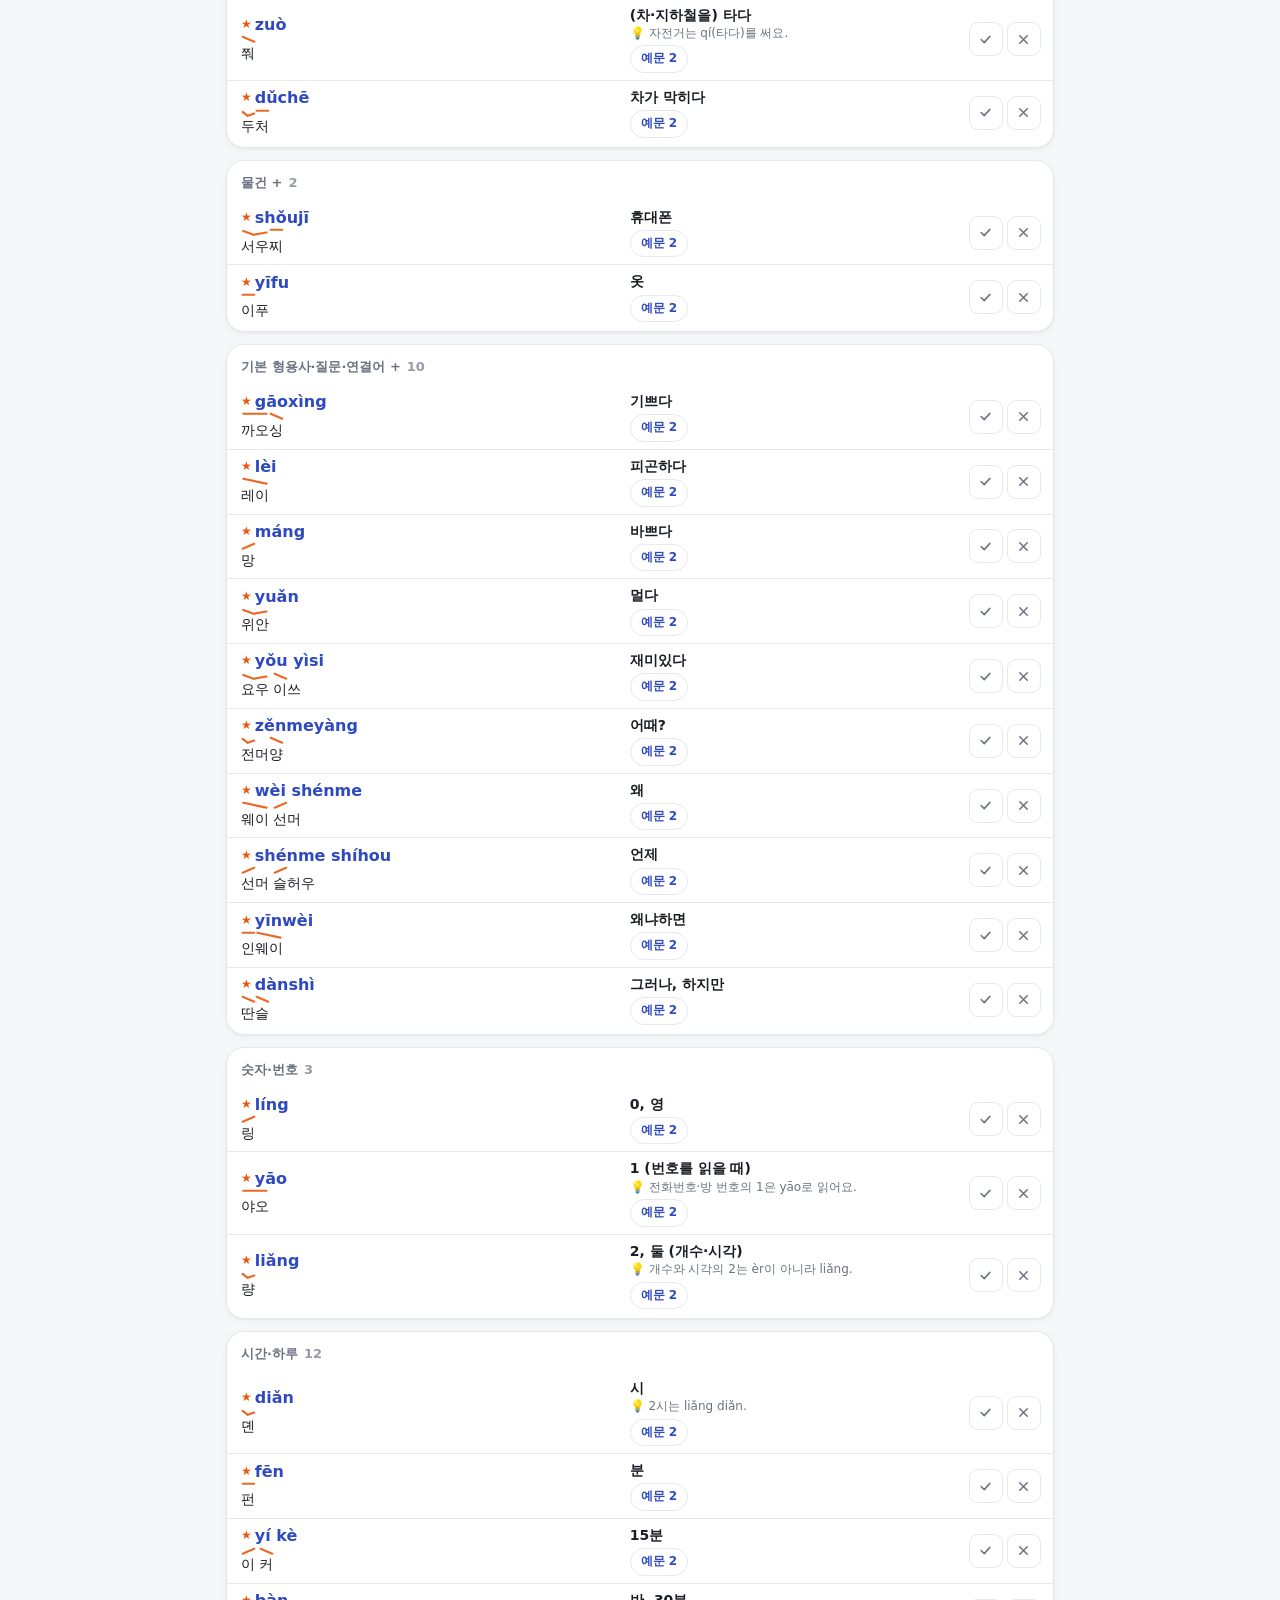
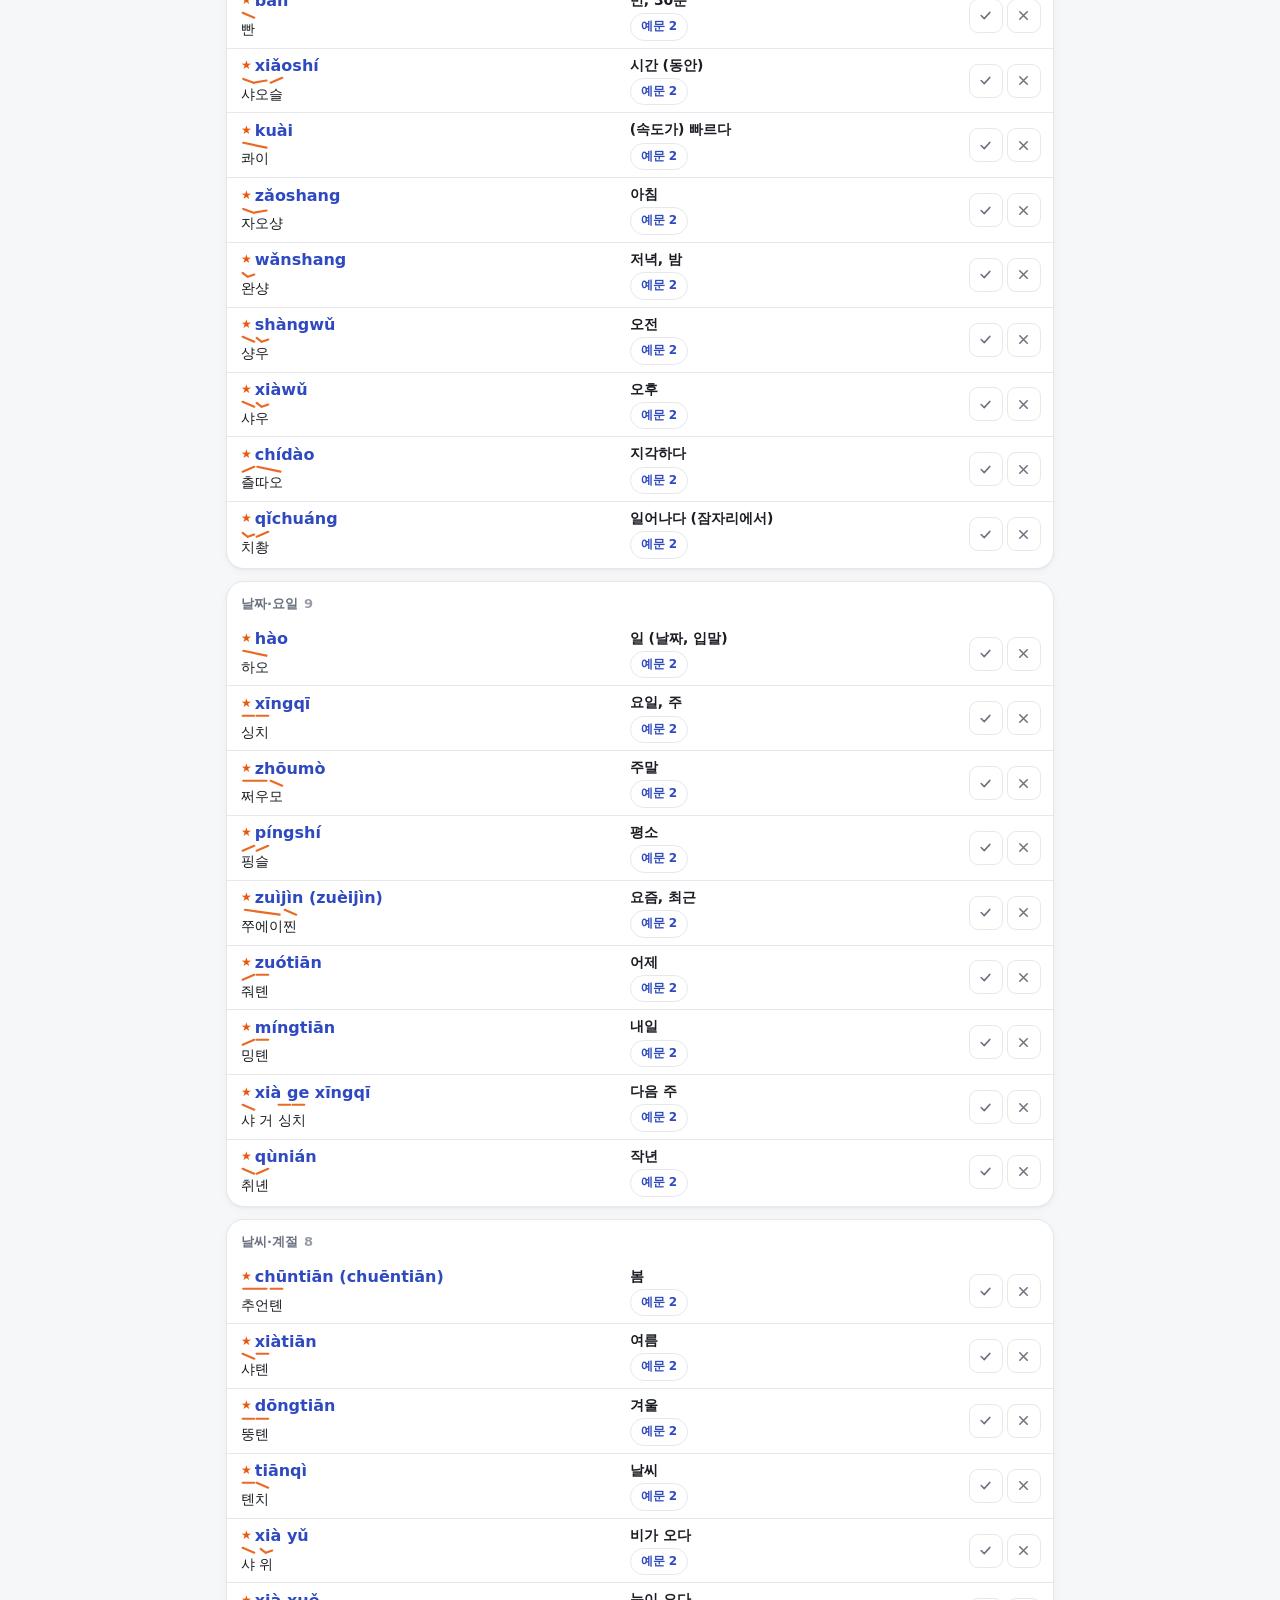
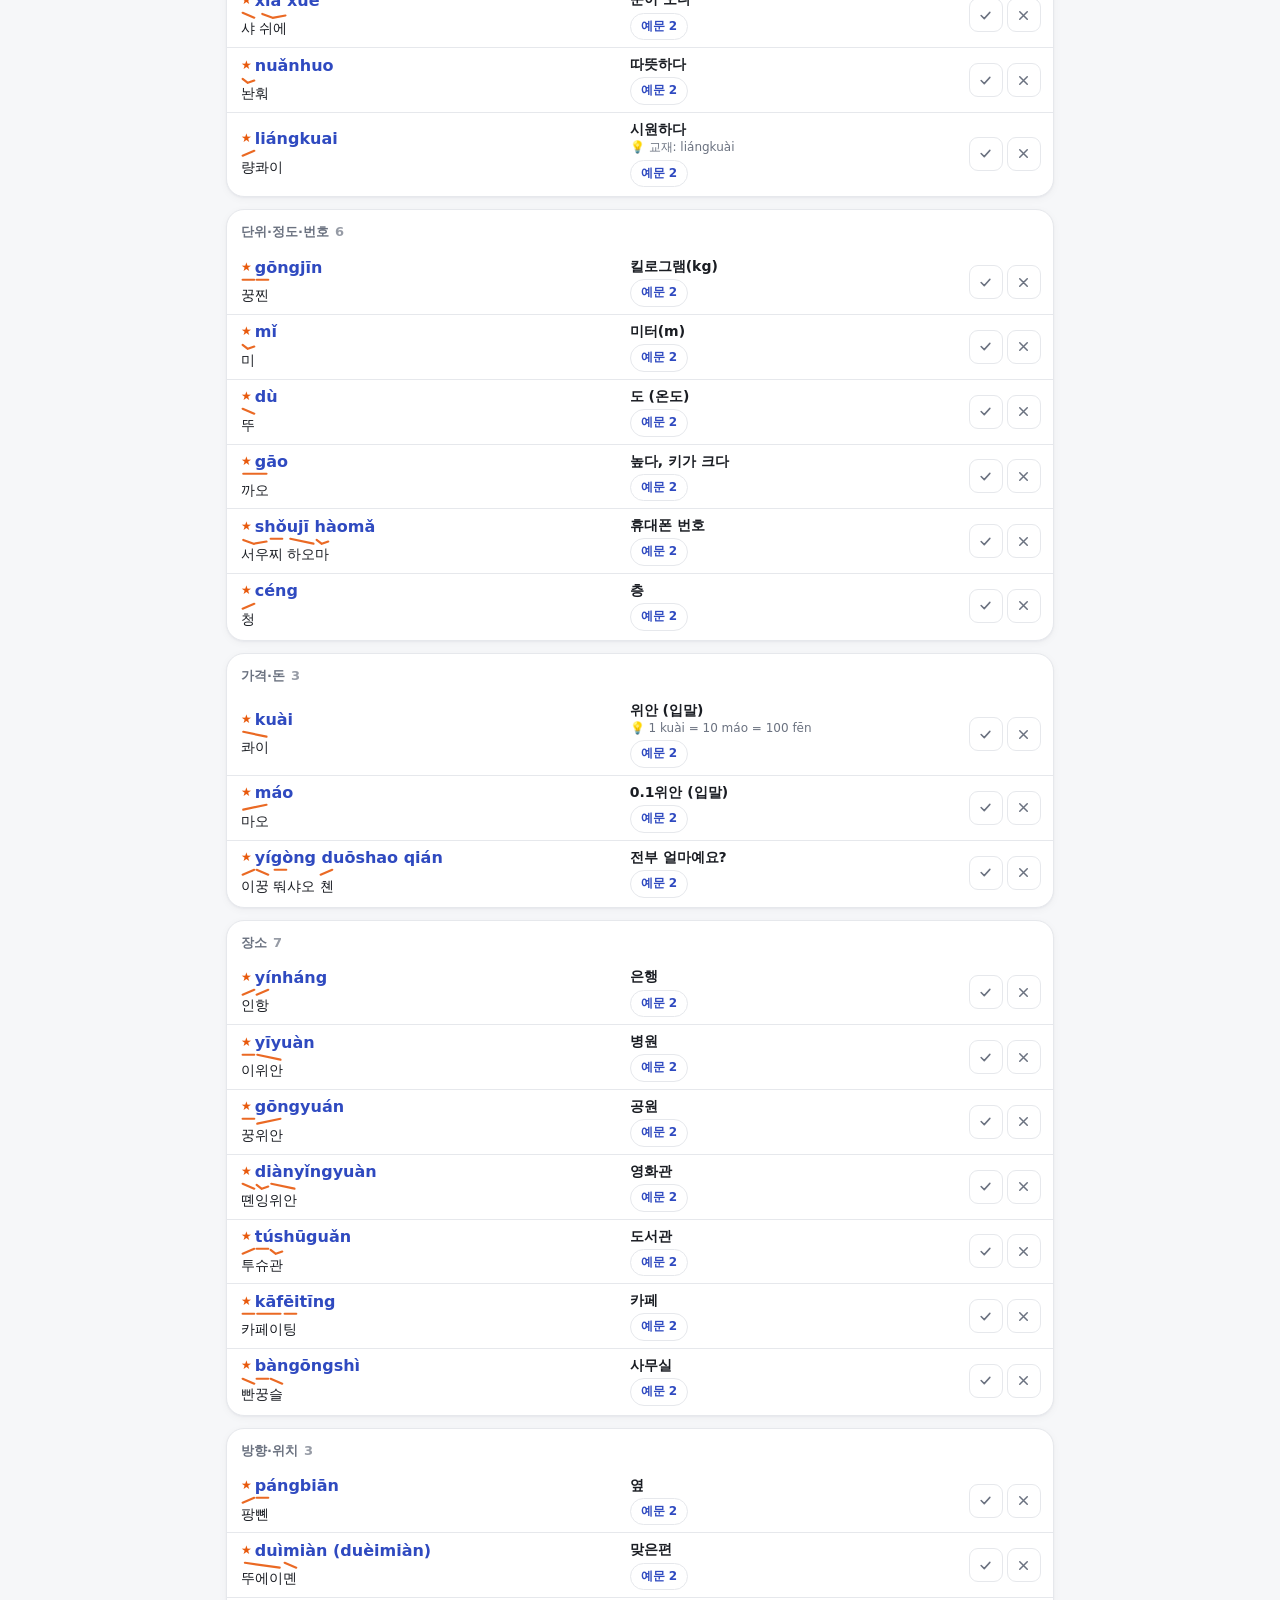
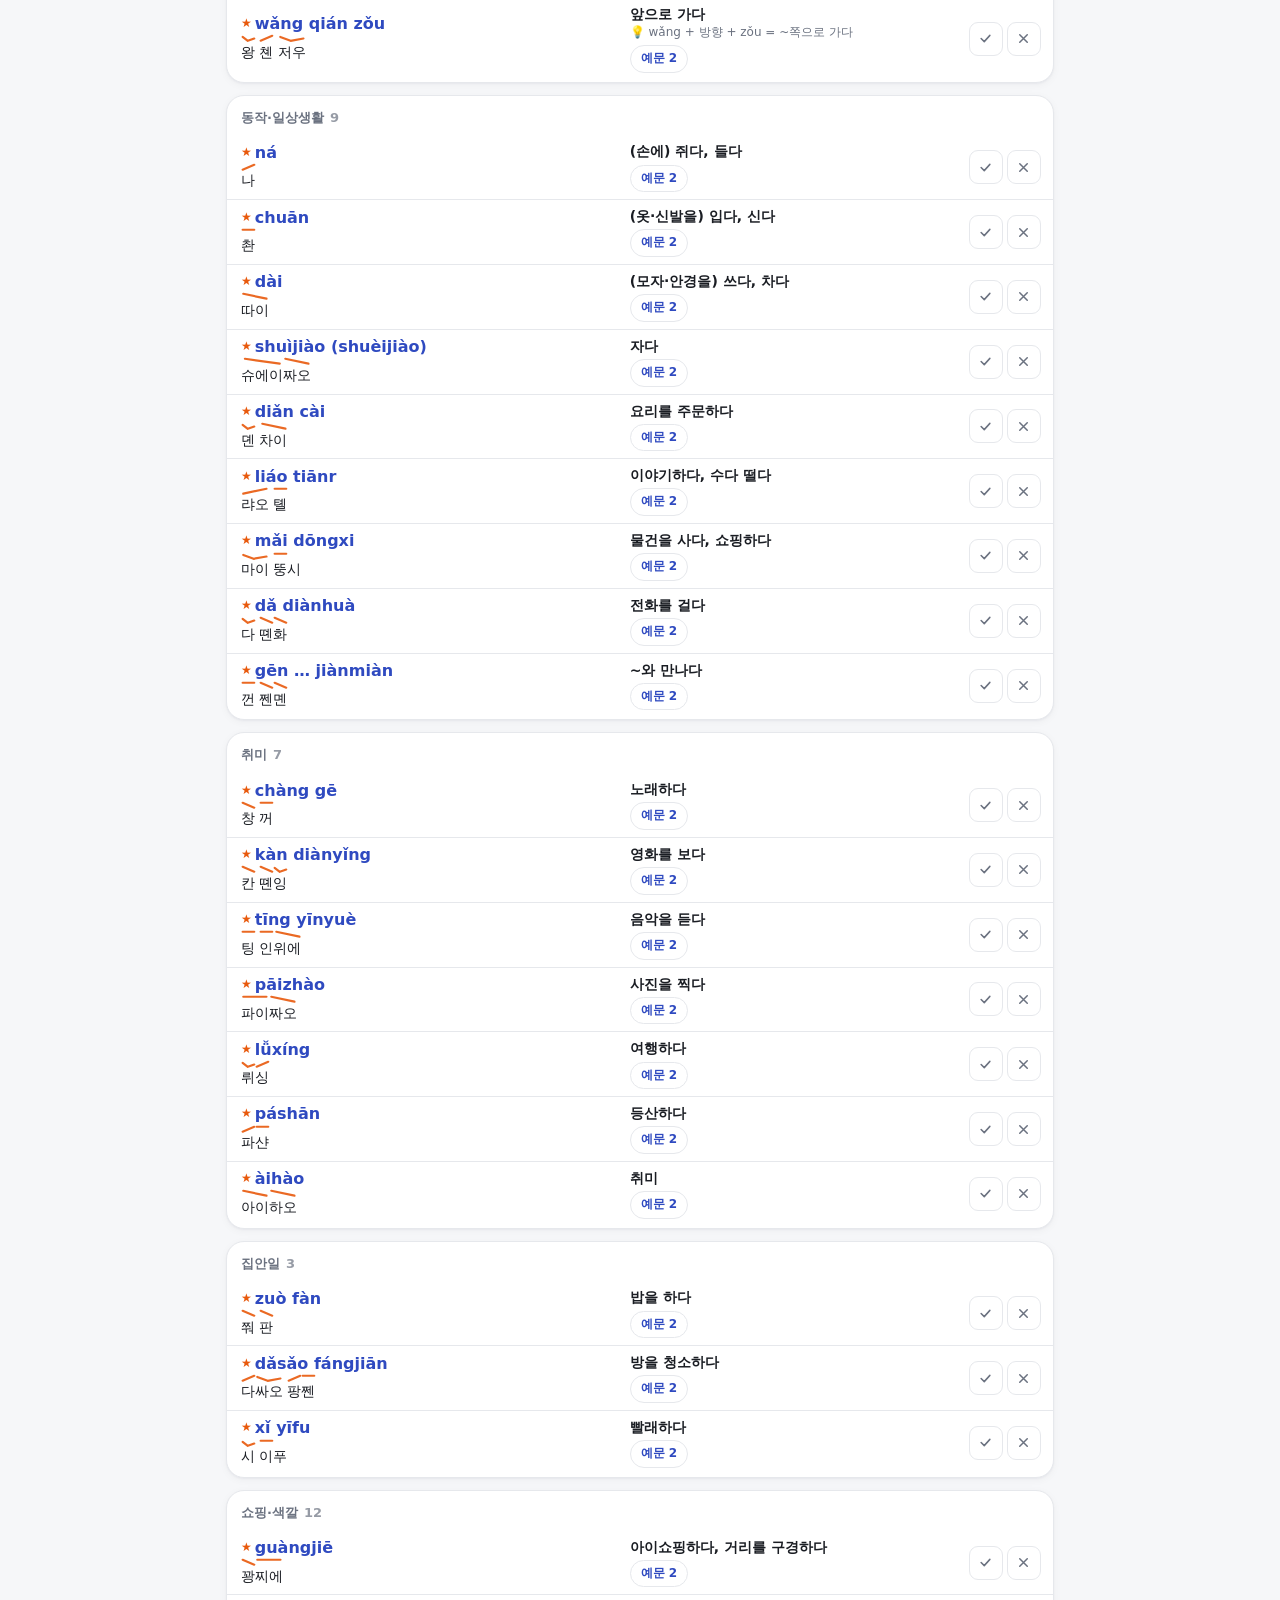
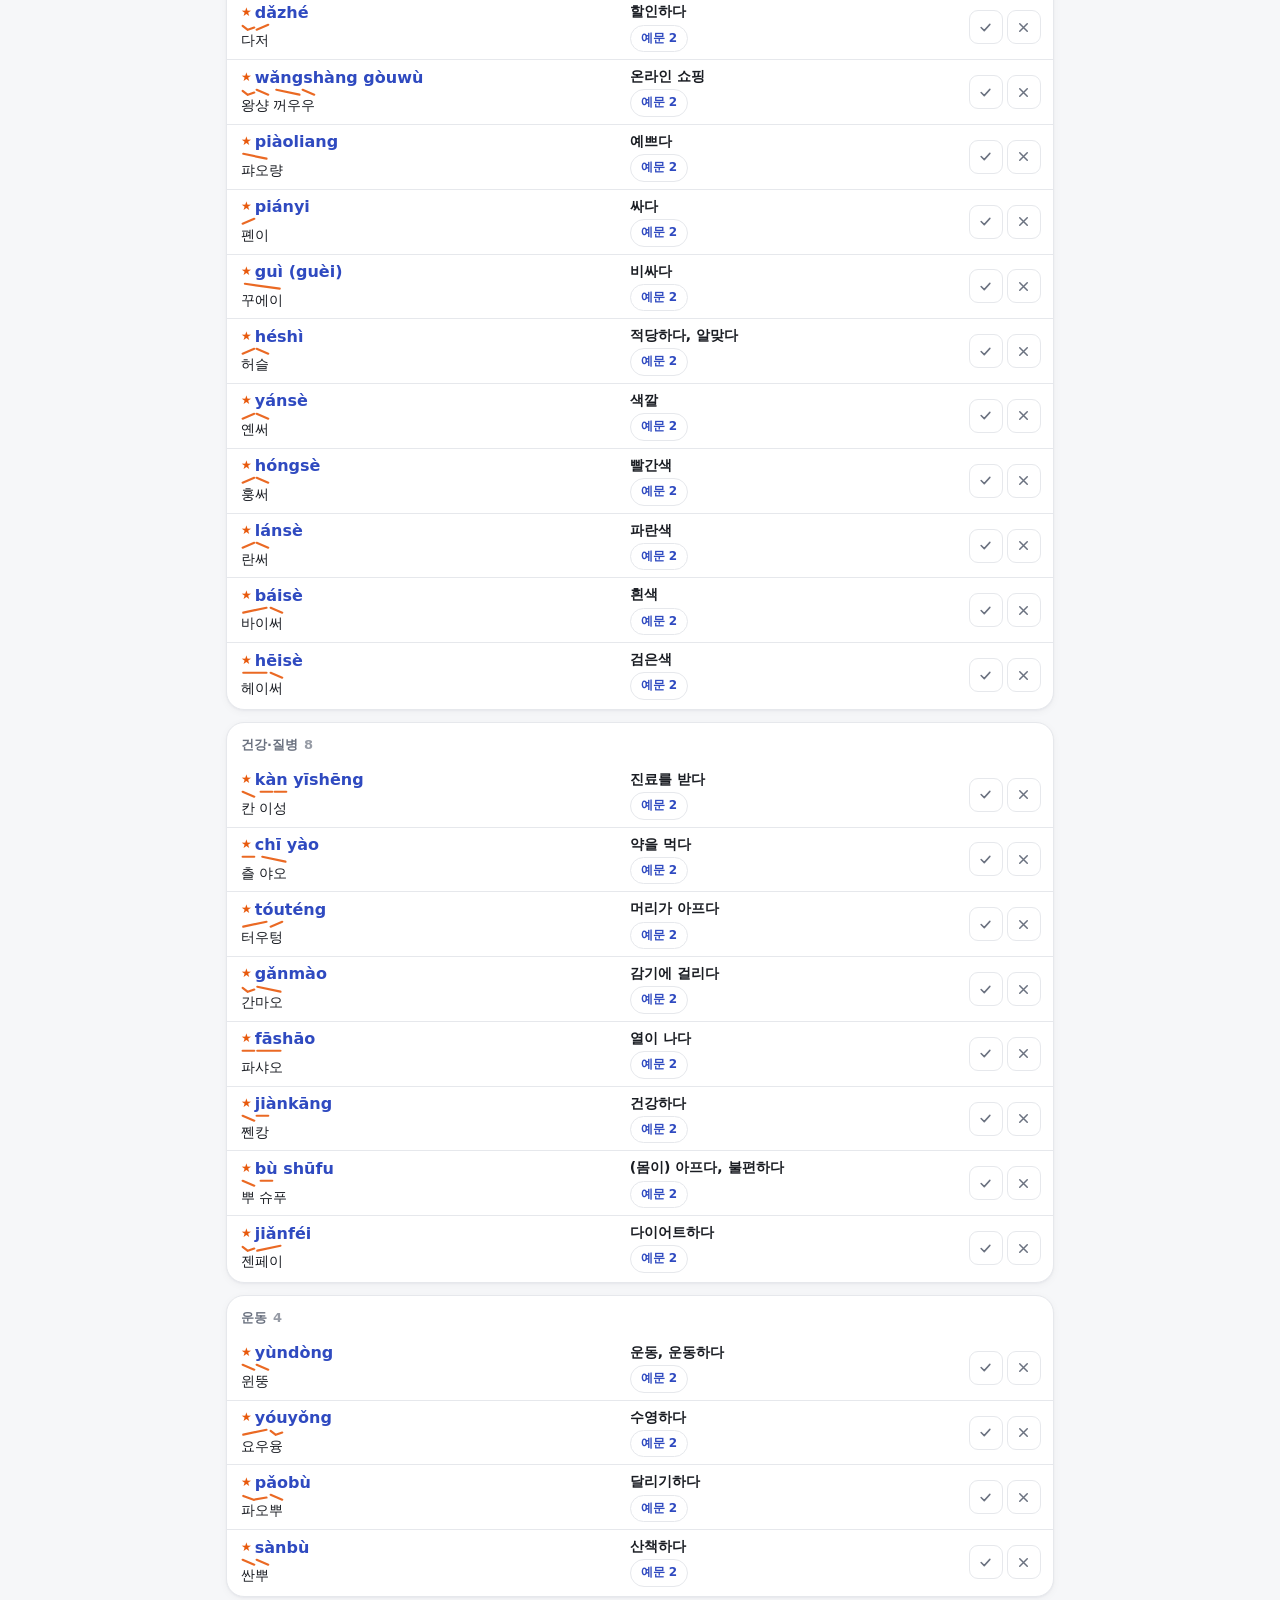
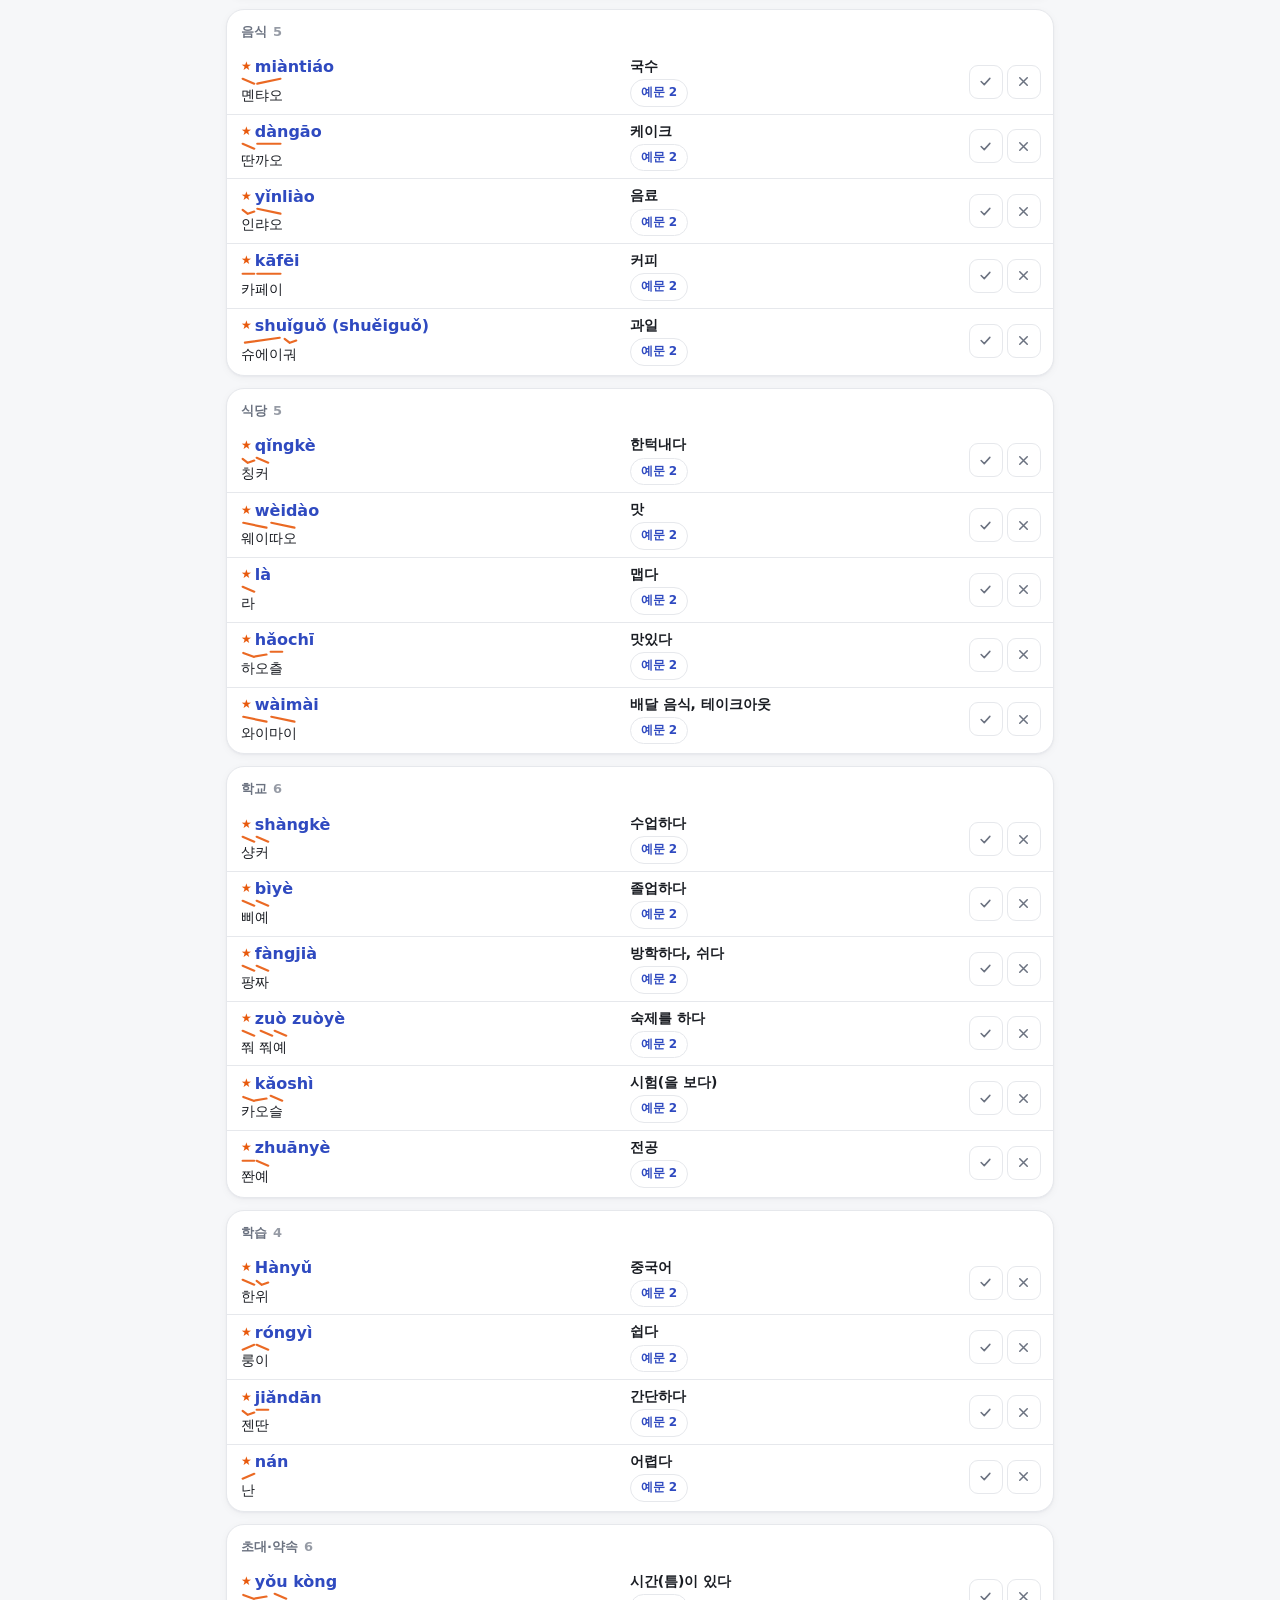
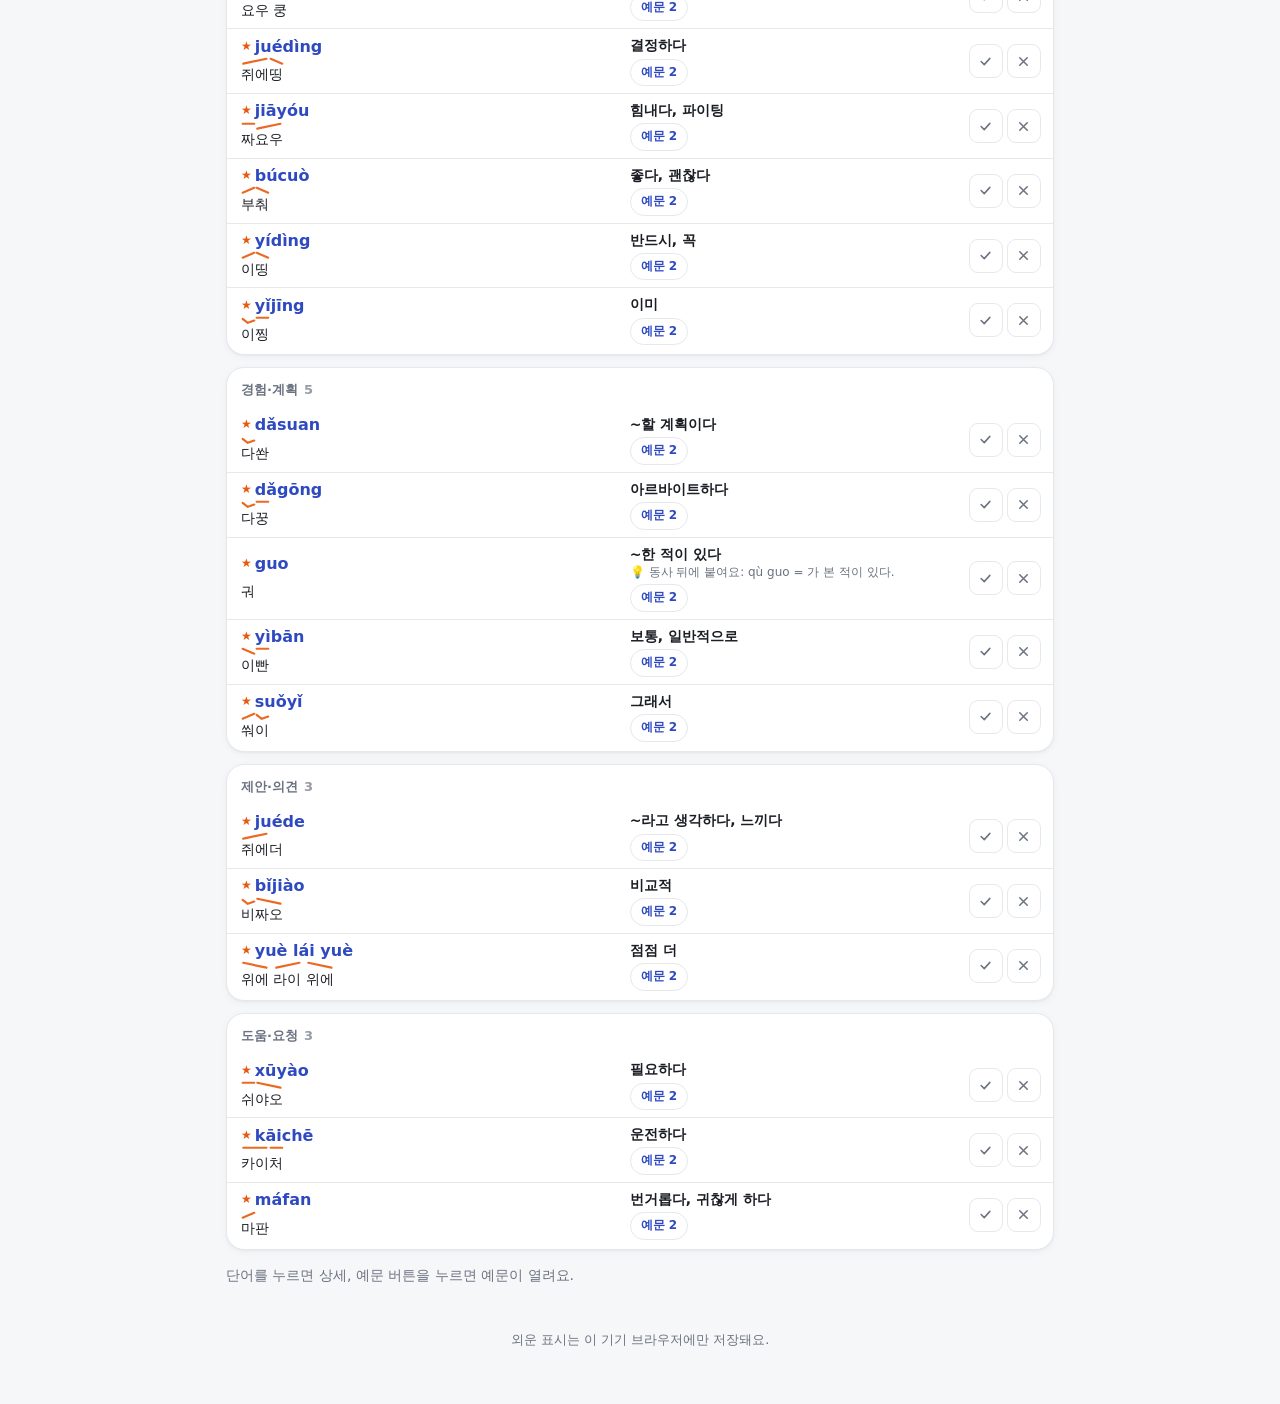
<file: vocab/index.html>
<!doctype html>
<html lang="ko">
<head>
<meta charset="utf-8">
<meta name="viewport" content="width=device-width, initial-scale=1, viewport-fit=cover">
<title>TSC 단어장</title>
<meta name="description" content="TSC 교재 단어장 — 주제별 단어, ★ 3급 핵심 단어와 예문">
<link rel="stylesheet" href="../assets/app.css">
<script src="../assets/app.js"></script>
<script src="../assets/words.js"></script>
<script src="data.js"></script>
<script src="measure.js"></script>
<script src="lexpick.js"></script>
</head>
<body class="has-bottom">
<main class="wrap">
  <section class="hero">
    <div class="eyebrow">TSC 단어장</div>
    <h1>주제별 단어장</h1>
    <p>교재 단어를 주제별로 모았어요. 이름 끝에 <b>+</b>가 붙은 주제는 교재에 없지만 3급에 꼭 필요한 기초 단어예요. <b>★ 3급 핵심 단어</b>부터 외우고, 예문은 2·3·4부분 답변에 그대로 써 보세요.</p>
  </section>
  <nav class="tabs bottom" id="tabs" aria-label="단어장 메뉴"></nav>
  <section id="view" aria-live="polite"></section>
  <p class="foot">외운 표시는 이 기기 브라우저에만 저장돼요.</p>
</main>
<script>
const T = TSC, {esc, $, $$} = T, CATS = window.VOC;
T.topbar({title: '단어장', sub: 'TSC 중국어 말하기'});
T.save('tsc-last', {href: 'vocab/', name: '단어장'});
const prog = T.progress('voc');
const ALLW = CATS.flatMap(c => c.words.map(w => Object.assign(w, {cat: c})));
const STAR = ALLW.filter(w => w.star);
const st = Object.assign({cat: 'all', onlyStar: true, onlyWrong: false, mode: 'list'}, T.load('tsc-voc-view', {}));
const saveSt = () => T.save('tsc-voc-view', {cat: st.cat, onlyStar: st.onlyStar, mode: st.mode});
function summary(){ const s = T.load('tsc-summary', {}); s.voc = {done: prog.count(STAR.map(w => w.id)), total: STAR.length}; T.save('tsc-summary', s); }

/* 예문 속 단어 뜻: 단어장 단어 + 기본 단어 */
ALLW.forEach(w => T.addLex({py: w.py.replace(/\s*…\s*/g, ' ').replace(/\s+/g, ' ').trim(), hg: w.hg, parts: w.parts, ko: w.ko}));
T.addLexList(window.VOC_FUNC);
T.addLexList(window.MW.lex);
T.lexPick = window.VOC_LEXPICK;
T.exampleSource = () => [...STAR.flatMap(w => w.ex), ...window.MW.words.flatMap(w => w.ph), ...window.MW.sents];
const view = $('#view');

/* ===== 목록 ===== */
const exRow = e => '<div class="vexi"><p class="small" style="margin:0;font-weight:650">' + T.koHTML(e) + '</p><div class="reveal open" style="margin-top:4px">' + T.sayHTML(e) + '</div></div>';
function pool(){
  return ALLW.filter(w => (st.cat === 'all' || w.cat.id === st.cat) && (!st.onlyStar || w.star) && (!st.onlyWrong || T.markState('voc', w.id) === 'wrong'));
}
function wordRow(w){
  const s = T.markState('voc', w.id);
  return '<div class="vrow' + (s ? ' ' + s : '') + '" data-id="' + w.id + '">' +
    '<div class="vw" data-w="' + esc(JSON.stringify({py: w.py, hg: w.hg, parts: w.parts, ko: w.ko})) + '" role="button" tabindex="0">' +
      '<div class="say"><div class="line py">' + (w.star ? '<span class="star" aria-label="핵심">★</span>' : '') + esc(T.pinyinWithExpanded(w.py)) + '</div>' +
      '<div class="line hg">' + T.toneHTML(w.hg, w.parts) + '</div></div></div>' +
    '<div class="vk">' + esc(w.ko) + (w.note ? '<small>💡 ' + esc(w.note) + '</small>' : '') +
      (w.ex ? '<button class="vexbtn" type="button" data-ex aria-expanded="false">예문 ' + w.ex.length + '</button>' : '') + '</div>' +
    T.markBtns('voc', w.id) +
    (w.ex ? '<div class="vex" hidden>' + w.ex.map(exRow).join('') + '</div>' : '') +
    '</div>';
}
function wordList(list){
  const groups = st.cat === 'all' ? CATS.map(c => [c, list.filter(w => w.cat === c)]).filter(g => g[1].length) : [[list[0].cat, list]];
  return groups.map(([c, ws]) => '<section class="card vlist">' + (st.cat === 'all' ? '<h3 class="vcat">' + esc(c.name) + '<span>' + ws.length + '</span></h3>' : '') + ws.map(wordRow).join('') + '</section>').join('');
}
function controls(){
  const cnt = c => ALLW.filter(w => (c === 'all' || w.cat.id === c) && (!st.onlyStar || w.star)).length;
  const starDone = prog.count(STAR.map(w => w.id));
  const wrongN = ALLW.filter(w => T.markState('voc', w.id) === 'wrong').length;
  return '<div class="card" id="statcard"><div class="row"><div class="stat"><b>' + starDone + '</b><span class="muted">/ ' + STAR.length + ' ★ 핵심 단어 외움</span></div></div>' +
    '<div class="progress" style="margin-top:10px"><i style="width:' + (starDone / STAR.length * 100) + '%"></i></div>' +
    '<div class="row" style="margin-top:10px"><button class="chip" type="button" data-star aria-pressed="' + st.onlyStar + '">★ 핵심만</button>' + T.wrongToggle(st.onlyWrong, wrongN) +
    '<span class="spacer"></span><span class="seg" id="vmode"><button type="button" data-v="list" aria-pressed="' + (st.mode === 'list') + '">목록</button><button type="button" data-v="card" aria-pressed="' + (st.mode === 'card') + '">카드</button></span></div></div>' +
    '<div class="chips">' + [['all', '전체'], ...CATS.map(c => [c.id, c.name])].map(([id, n]) => '<button class="chip" type="button" data-cat="' + id + '" aria-pressed="' + (st.cat === id) + '">' + esc(n) + '<span class="n">' + cnt(id) + '</span></button>').join('') + '</div>';
}
let deck = [], dpos = 0;
function render(){
  if (st.mode === 'mw') return renderMW();
  const list = pool();
  let h = controls();
  if (!list.length) h += st.onlyWrong ? T.emptyWrong : '<div class="card empty">이 주제에는 ★ 핵심 단어가 없어요. ‘★ 핵심만’을 끄면 전체 단어가 보여요.</div>';
  else if (st.mode === 'list') h += wordList(list) + '<p class="small muted">단어를 누르면 상세, 예문 버튼을 누르면 예문이 열려요.</p>';
  else {
    const ids = list.map(w => w.id);
    if (!deck.length || !deck.every(id => ids.includes(id))) { deck = ids.slice().sort(() => Math.random() - .5); dpos = 0; }
    if (dpos >= deck.length) h += '<div class="card center"><h3>한 바퀴 끝! 👏</h3><p class="muted">외운 단어 ' + prog.count(deck) + ' / ' + deck.length + '</p><button class="btn primary" type="button" id="again">다시 섞어서 시작</button></div>';
    else {
      const w = ALLW.find(x => x.id === deck[dpos]);
      h += '<div class="small muted">' + (dpos + 1) + ' / ' + deck.length + ' · ' + esc(w.cat.name) + '</div><div class="progress" style="margin:6px 0"><i style="width:' + (dpos / deck.length * 100) + '%"></i></div>' +
        '<div class="flash" id="flash"><button class="inner" type="button" aria-label="카드 뒤집기"><div class="face"><div class="small muted">중국어로 말해 보세요</div><div class="big-ko">' + esc(w.ko) + '</div><div class="small muted">눌러서 뒤집기</div></div>' +
        '<div class="face back"><div class="say"><div class="line py" style="font-size:28px">' + esc(T.pinyinWithExpanded(w.py)) + '</div><div class="line hg" style="font-size:20px">' + T.toneHTML(w.hg, w.parts) + '</div></div><div class="small muted">' + esc(w.ko) + '</div></div></button></div>' +
        T.judgeBtns() +
        (w.ex ? '<div class="card" style="margin-top:14px"><p class="small muted" style="margin:0">예문</p>' + w.ex.map(e => '<div style="margin-top:8px"><p class="small" style="margin:0;font-weight:650">' + esc(e.ko) + '</p>' + T.revealHTML(T.sayHTML(e)) + '</div>').join('') + '</div>' : '');
    }
  }
  view.innerHTML = h;
  const fl = $('#flash'); if (fl) fl.querySelector('.inner').onclick = () => fl.classList.toggle('flipped');
  const next = ok => { const id = deck[dpos]; T.setMark('voc', id, ok ? 'done' : 'wrong'); if (!ok) deck.push(id); dpos++; summary(); render(); };
  $('#yes') && ($('#yes').onclick = () => next(true));
  $('#no') && ($('#no').onclick = () => next(false));
  $('#again') && ($('#again').onclick = () => { deck = []; render(); });
}

/* ===== 양사 탭 (measure.js) ===== */
const MW = window.MW;
const mwSt = Object.assign({grade: 'S', sub: 'list'}, T.load('tsc-voc-mw', {}));
const saveMw = () => T.save('tsc-voc-mw', mwSt);
const GRADE = {S: 'S등급 · 꼭 외울 16개', A: 'A등급 · 3급 보완·4급 대비', B: 'B등급 · 여유 있을 때'};
let mdeck = [], mpos = 0;
const mwPool = () => MW.words.filter(w => mwSt.grade === 'all' || w.grade === mwSt.grade);
function mwRow(w, i){
  const s = T.markState('mw', w.id);
  return '<div class="vrow' + (s ? ' ' + s : '') + '" data-id="' + w.id + '">' +
    '<div class="vw" data-w="' + esc(JSON.stringify({py: w.py, hg: w.hg, parts: w.parts, ko: '양사: ' + w.ko})) + '" role="button" tabindex="0">' +
      '<div class="say"><div class="line py"><span class="star" style="color:var(--muted)">' + (i + 1) + '</span>' + esc(T.pinyinWithExpanded(w.py)) + '</div><div class="line hg">' + T.toneHTML(w.hg, w.parts) + '</div></div></div>' +
    '<div class="vk">' + esc(w.ko) + '<small>' + esc(w.target) + '</small>' + '<button class="vexbtn" type="button" data-ex aria-expanded="false">표현 ' + w.ph.length + '</button></div>' +
    T.markBtns('mw', w.id) +
    '<div class="vex" hidden>' + (w.note ? '<p class="small muted" style="margin:6px 0 0">💡 ' + esc(w.note) + '</p>' : '') + w.ph.map(exRow).join('') + '</div></div>';
}
function renderMW(){
  const sub = '<div class="row" style="margin-top:14px"><span class="seg" id="mwsub">' + [['list', '양사 목록'], ['rule', '규칙·문장'], ['test', '암기 테스트']].map(([k, n]) => '<button type="button" data-sub="' + k + '" aria-pressed="' + (mwSt.sub === k) + '">' + n + '</button>').join('') + '</span></div>';
  const chips = '<div class="chips">' + [['S', 'S등급'], ['A', 'A등급'], ['B', 'B등급'], ['all', '전체']].map(([g, n]) => '<button class="chip" type="button" data-grade="' + g + '" aria-pressed="' + (mwSt.grade === g) + '">' + n + '<span class="n">' + MW.words.filter(w => g === 'all' || w.grade === g).length + '</span></button>').join('') + '</div>';
  let h = sub;
  if (mwSt.sub === 'list') {
    const done = MW.words.filter(w => T.markState('mw', w.id) === 'done').length;
    h += '<div class="card" style="margin-top:10px"><div class="stat"><b>' + done + '</b><span class="muted">/ ' + MW.words.length + ' 양사 외움</span></div>' +
      '<p class="small muted" style="margin:8px 0 0">양사는 명사와 한 덩어리로 외워요: <b>yì bēi kāfēi</b>(커피 한 잔). 2부분은 답변 시간이 6초라 떠올릴 틈이 없어요.</p></div>' + chips;
    const groups = mwSt.grade === 'all' ? ['S', 'A', 'B'] : [mwSt.grade];
    h += groups.map(g => '<section class="card vlist"><h3 class="vcat">' + GRADE[g] + '</h3>' + MW.words.filter(w => w.grade === g).map(w => mwRow(w, MW.words.filter(x => x.grade === g).indexOf(w))).join('') + '</section>').join('');
    h += '<p class="small muted">양사를 누르면 상세, ‘표현’을 누르면 결합 표현이 열려요. S·A·B 등급은 시험 유형과 회화 활용도를 기준으로 정한 학습 순서예요(공식 출제 통계는 없어요).</p>';
  } else if (mwSt.sub === 'rule') {
    const tip = (t, b) => '<div class="card"><h3 style="margin:0 0 8px">' + t + '</h3>' + b + '</div>';
    h += tip('어순: 숫자 + 양사 + 명사', '<p style="margin:0">한국어는 ‘커피 한 잔’, 중국어는 ‘한 잔 커피’ 순서예요.</p><p class="small muted" style="margin:6px 0 0">yì bēi kāfēi 커피 한 잔 · zhè běn shū 이 책 · nà běn shū 저 책 · nǎ běn shū 어느 책 · jǐ běn shū 책 몇 권</p>') +
      tip('2는 èr이 아니라 liǎng', '<p class="small muted" style="margin:0">liǎng ge rén 두 사람 · liǎng běn shū 책 두 권 · liǎng bēi kāfēi 커피 두 잔 · liǎng kǒu rén 가족 두 명</p>') +
      tip('yī(1)의 성조 변화', '<p style="margin:0">1·2·3성 앞에서는 <b>yì</b>, 4성 앞에서는 <b>yí</b>.</p><p class="small muted" style="margin:6px 0 0">yì bēi(1성) · yì píng(2성) · yì běn(3성) · yí jiàn(4성) · yí ge — ge는 원래 4성(gè)이라 yí ge.</p>') +
      tip('묶어서 외우기', '<div class="small" style="display:grid;gap:6px">' + MW.groups.map(([m, t]) => '<div><b style="color:var(--brand-text)">' + esc(m) + '</b> — ' + esc(t) + '</div>').join('') + '</div>') +
      '<h2 style="margin-top:24px">실전 문장</h2>' + MW.sents.map(e => '<div class="card" style="padding:12px 14px;margin:8px 0"><span class="badge">' + esc(e.part) + '</span><p class="ko" style="margin:6px 0 0">' + esc(e.ko) + '</p>' + T.revealHTML(T.sayHTML(e)) + '</div>').join('');
  } else {
    h += chips;
    const ids = mwPool().flatMap(w => w.ph.map((_, j) => w.id + ':' + j));
    if (!mdeck.length || !mdeck.every(id => ids.includes(id))) { mdeck = ids.slice().sort(() => Math.random() - .5); mpos = 0; }
    if (mpos >= mdeck.length) h += '<div class="card center"><h3>한 바퀴 끝! 👏</h3><button class="btn primary" type="button" id="mwagain">다시 섞어서 시작</button></div>';
    else {
      const [a, b, j] = mdeck[mpos].split(':'); const w = MW.words.find(x => x.id === a + ':' + b), e = w.ph[+j];
      h += '<div class="small muted" style="margin-top:6px">' + (mpos + 1) + ' / ' + mdeck.length + '</div><div class="progress" style="margin:6px 0"><i style="width:' + (mpos / mdeck.length * 100) + '%"></i></div>' +
        '<div class="flash" id="flash"><button class="inner" type="button" aria-label="카드 뒤집기"><div class="face"><div class="small muted">양사를 넣어 중국어로 말해 보세요</div><div class="big-ko">' + esc(e.ko) + '</div><div class="small muted">눌러서 뒤집기</div></div>' +
        '<div class="face back">' + T.sayHTML(e) + '<div class="small muted" style="margin-top:6px">양사 ' + esc(w.py) + ' · ' + esc(w.ko) + '</div></div></button></div>' + T.judgeBtns();
    }
  }
  view.innerHTML = h;
  const fl = $('#flash'); if (fl) fl.querySelector('.inner').onclick = e => { if (e.target.closest('.tw')) return; fl.classList.toggle('flipped'); };
  const next = ok => { T.setMark('mwt', mdeck[mpos], ok ? 'done' : 'wrong'); if (!ok) mdeck.push(mdeck[mpos]); mpos++; renderMW(); };
  $('#yes') && ($('#yes').onclick = () => next(true));
  $('#no') && ($('#no').onclick = () => next(false));
  $('#mwagain') && ($('#mwagain').onclick = () => { mdeck = []; renderMW(); });
}
view.addEventListener('click', e => {
  const sb = e.target.closest('[data-sub]'); if (sb) { mwSt.sub = sb.dataset.sub; saveMw(); renderMW(); return; }
  const gb = e.target.closest('[data-grade]'); if (gb) { mwSt.grade = gb.dataset.grade; mdeck = []; saveMw(); renderMW(); return; }
  const xb = e.target.closest('[data-ex]'); if (xb) { const box = xb.closest('.vrow').querySelector('.vex'); box.hidden = !box.hidden; xb.setAttribute('aria-expanded', !box.hidden); return; }
  const c = e.target.closest('[data-cat]'); if (c) { st.cat = c.dataset.cat; deck = []; saveSt(); render(); return; }
  if (e.target.closest('[data-star]')) { st.onlyStar = !st.onlyStar; deck = []; saveSt(); render(); return; }
  if (e.target.closest('[data-wrongonly]')) { st.onlyWrong = !st.onlyWrong; deck = []; render(); return; }
  const m = e.target.closest('#vmode button'); if (m) { go(m.dataset.v); }
});
T.onMark = () => { summary(); const el = $('#statcard'); if (el) { const d = prog.count(STAR.map(w => w.id)); el.querySelector('.stat b').textContent = d; el.querySelector('.progress i').style.width = (d / STAR.length * 100) + '%'; } };

/* 아래 탭: 목록 / 카드 넘기기 */
const TABS = [['list', '목록', '📋'], ['card', '카드 넘기기', '🃏'], ['mw', '양사', '🔢']];
function go(t){
  st.mode = t; deck = []; saveSt();
  T.tabs($('#tabs'), TABS, t, go); render(); scrollTo({top: 0});
}
T.tabs($('#tabs'), TABS, st.mode, go);
summary();
render();
</script>
</body>
</html>
</file>
<file: assets/app.css>
/* TSC 학습 페이지 — 공통 디자인 */
:root{
  --bg:#f6f7f9;--surface:#ffffff;--surface-2:#f1f3f6;--ink:#1a1d23;--muted:#6b7280;--line:#e6e8ec;
  --brand:#3b5bdb;--brand-ink:#ffffff;--brand-soft:#edf1ff;--brand-text:#2f4ac0;
  --accent:#e8590c;--accent-soft:#fff4ec;--good:#2b8a3e;--good-soft:#ebf8ee;--warn:#c2410c;
  --tone:#e8590c;--shadow:0 1px 2px rgba(16,24,40,.04),0 2px 8px rgba(16,24,40,.04);
  --radius:18px;--zh:"PingFang SC","Hiragino Sans GB","Noto Sans SC","Microsoft YaHei",sans-serif;
  color-scheme:light;
}
@media (prefers-color-scheme:dark){:root:not([data-theme="light"]){
  --bg:#0f1115;--surface:#171a20;--surface-2:#1f232b;--ink:#e7e9ee;--muted:#9aa1ad;--line:#2a2f38;
  --brand:#8ea2ff;--brand-ink:#0f1430;--brand-soft:#222a45;--brand-text:#a9b8ff;
  --accent:#ff9f5a;--accent-soft:#33241a;--good:#69db7c;--good-soft:#1c3324;--warn:#ffb27c;
  --tone:#ff9f5a;--shadow:none;color-scheme:dark}}
:root[data-theme="dark"]{
  --bg:#0f1115;--surface:#171a20;--surface-2:#1f232b;--ink:#e7e9ee;--muted:#9aa1ad;--line:#2a2f38;
  --brand:#8ea2ff;--brand-ink:#0f1430;--brand-soft:#222a45;--brand-text:#a9b8ff;
  --accent:#ff9f5a;--accent-soft:#33241a;--good:#69db7c;--good-soft:#1c3324;--warn:#ffb27c;
  --tone:#ff9f5a;--shadow:none;color-scheme:dark}

*{box-sizing:border-box}
html{-webkit-text-size-adjust:100%}
body{margin:0;background:var(--bg);color:var(--ink);font:16px/1.6 system-ui,-apple-system,"Apple SD Gothic Neo","Malgun Gothic",sans-serif;word-break:keep-all;overflow-wrap:anywhere}
a{color:var(--brand-text)}
button,select,input{font:inherit;color:inherit}
button{cursor:pointer}
:focus-visible{outline:3px solid var(--accent);outline-offset:2px}
.zh{font-family:var(--zh)}
.wrap{max-width:860px;margin:0 auto;padding:0 16px}

/* 상단 바 */
.topbar{position:sticky;top:0;z-index:20;background:color-mix(in srgb,var(--bg) 88%,transparent);backdrop-filter:blur(12px);-webkit-backdrop-filter:blur(12px);border-bottom:1px solid var(--line)}
.topbar .wrap{display:flex;align-items:center;gap:10px;height:58px}
.topbar .title{flex:1;min-width:0;font-weight:750;letter-spacing:-.02em;white-space:nowrap;overflow:hidden;text-overflow:ellipsis}
.topbar .title small{display:block;font-size:12px;font-weight:600;color:var(--muted);line-height:1.2}
.icon-btn{display:inline-grid;place-items:center;width:40px;height:40px;border-radius:12px;border:1px solid var(--line);background:var(--surface);text-decoration:none;color:var(--ink);flex:none}
.icon-btn svg{width:20px;height:20px}

/* 히어로 */
.hero{padding:28px 0 8px}
.hero .eyebrow{font-size:13px;font-weight:700;color:var(--brand-text);letter-spacing:.06em}
.hero h1{font-size:clamp(28px,6vw,40px);letter-spacing:-.045em;line-height:1.2;margin:.2em 0 .3em}
.hero p{margin:0;color:var(--muted)}

/* 탭 */
.tabs{display:flex;gap:4px;padding:4px;background:var(--surface-2);border-radius:14px;margin:18px 0 6px;overflow-x:auto;scrollbar-width:none}
.tabs::-webkit-scrollbar{display:none}
.tabs button{flex:1;border:0;background:transparent;padding:9px 12px;border-radius:10px;font-weight:650;color:var(--muted);white-space:nowrap}
.tabs button[aria-selected="true"]{background:var(--surface);color:var(--ink);box-shadow:var(--shadow)}
@media (max-width:640px){
  .tabs.bottom{position:fixed;left:0;right:0;bottom:0;margin:0;border-radius:0;z-index:30;background:var(--surface);border-top:1px solid var(--line);padding:6px 6px calc(6px + env(safe-area-inset-bottom))}
  .tabs.bottom button{display:flex;flex-direction:column;align-items:center;gap:2px;font-size:12px;padding:6px 4px}
  .tabs.bottom button[aria-selected="true"]{box-shadow:none;background:var(--brand-soft);color:var(--brand-text)}
  body.has-bottom{padding-bottom:84px}
}
.tabs .ti{font-size:18px;line-height:1}
@media (min-width:641px){.tabs .ti{display:none}}

/* 칩 */
.chips{display:flex;gap:8px;overflow-x:auto;padding:6px 0 10px;scrollbar-width:none}
.chips::-webkit-scrollbar{display:none}
.chip{flex:none;border:1px solid var(--line);background:var(--surface);border-radius:999px;padding:7px 14px;font-weight:650;font-size:14px;color:var(--muted)}
.chip[aria-pressed="true"]{background:var(--brand);border-color:var(--brand);color:var(--brand-ink)}
.chip .n{opacity:.7;font-weight:600;margin-left:4px}
.chip-pick{display:flex;width:100%;align-items:center;justify-content:space-between;gap:10px;border:1px solid var(--line);background:var(--surface);border-radius:12px;padding:10px 14px;margin:10px 0 4px;font-weight:650;font-size:15px;color:var(--ink);text-align:left}
.chip-pick .cp-l{min-width:0;overflow:hidden;text-overflow:ellipsis;white-space:nowrap}
.chip-pick .cp-n{flex:none;font-size:13px;font-weight:600;color:var(--brand-text)}
.chips.cgrid{display:grid;grid-template-columns:repeat(2,minmax(0,1fr));overflow:visible;background:var(--surface-2);border-radius:12px;padding:8px;margin-bottom:8px}
.chips.cgrid[hidden]{display:none}
.chips.cgrid .chip{border-radius:10px;text-align:left;display:flex;justify-content:space-between;align-items:center;gap:6px;min-width:0;padding:8px 10px;font-size:13.5px}
.chips.cgrid .chip .n{flex:none;white-space:nowrap;margin-left:0}

/* 카드 */
.card{background:var(--surface);border:1px solid var(--line);border-radius:var(--radius);padding:18px 20px;margin:12px 0;box-shadow:var(--shadow)}
.card.done{border-color:color-mix(in srgb,var(--good) 45%,var(--line))}
.card-head{display:flex;align-items:center;gap:8px;margin-bottom:8px}
.card-head .label{font-size:13px;font-weight:700;color:var(--muted);flex:1}
.badge{display:inline-flex;align-items:center;gap:4px;font-size:12px;font-weight:750;padding:3px 9px;border-radius:999px;background:var(--brand-soft);color:var(--brand-text)}
.badge.accent{background:var(--surface-2);color:var(--muted)}
.badge.good{background:var(--good-soft);color:var(--good)}
h2{font-size:22px;letter-spacing:-.035em;margin:22px 0 4px}
h3{font-size:17px;margin:18px 0 6px}
.muted{color:var(--muted)}
.small{font-size:14px}

/* 버튼 */
.btn{display:inline-flex;align-items:center;justify-content:center;gap:6px;border:1px solid var(--line);background:var(--surface);border-radius:12px;padding:9px 14px;font-weight:650;text-decoration:none;color:var(--ink)}
.btn.primary{background:var(--brand);border-color:var(--brand);color:var(--brand-ink)}
.btn.soft{background:var(--brand-soft);border-color:transparent;color:var(--brand-text)}
.btn.good{background:var(--good-soft);border-color:transparent;color:var(--good)}
.btn.ghost{background:transparent;border-color:transparent;color:var(--muted)}
.btn.big{padding:13px 20px;font-size:17px;border-radius:14px}
.btn:disabled{opacity:.45;cursor:default}
.btn svg{width:18px;height:18px}
.row{display:flex;gap:8px;flex-wrap:wrap;align-items:center}
.row.end{justify-content:flex-end}
.spacer{flex:1}

/* 문장 표시 */
.ko{font-size:17px;font-weight:650;letter-spacing:-.01em}
.say{margin-top:6px}
.say .hz{font-family:var(--zh);font-size:24px;line-height:1.5;letter-spacing:.02em}
.say .py{font-size:17px;color:var(--brand-text);font-weight:600}
.say .hg{font-size:16px;color:var(--ink)}
.say .line+.line{margin-top:4px}
.say .tag{display:inline-block;width:42px;font-size:11px;font-weight:700;color:var(--muted);vertical-align:2px}
body.hide-py .say .py,body.hide-hg .say .hg,body.hide-hz .say .hz{display:none}
/* 끊어 읽기 표시 */
.brk{color:var(--accent);font-weight:800;font-family:system-ui,sans-serif;font-size:.9em;margin:0 .1em;user-select:none}
.say .hz .brk{margin:0 .25em}
body.hide-brk .brk{display:none}
ruby{ruby-position:over}
rt{font-family:system-ui,sans-serif;font-size:.5em;color:var(--brand-text);font-weight:600;letter-spacing:0}
body.hide-py rt{visibility:hidden}

/* 가리기/보이기 */
.reveal{position:relative;margin-top:8px;border-radius:12px;background:var(--surface-2);padding:12px 14px}
.reveal .cover{position:absolute;inset:0;display:flex;align-items:center;justify-content:center;gap:6px;border:1px dashed var(--line);border-radius:12px;background:var(--surface-2);color:var(--muted);font-weight:650;font-size:14px;width:100%}
.reveal .cover:hover{color:var(--ink)}
.reveal.open .cover{display:none}
.reveal.open{cursor:pointer}
.reveal:not(.open) .say{visibility:hidden}

/* 성조선 */
/* 선은 글자 바로 위 여백에 그려서 글자를 가리지 않음 */
.tone{position:relative;display:inline-block;line-height:1.3;padding-top:.62em}
.tone svg{position:absolute;left:4%;top:.08em;width:92%;height:.46em;pointer-events:none;overflow:visible}
.tone path{fill:none;stroke:var(--tone);stroke-opacity:.9;stroke-width:2.2;stroke-linecap:round;stroke-linejoin:round;vector-effect:non-scaling-stroke}

/* 단어 */
.words{display:grid;grid-template-columns:repeat(auto-fill,minmax(150px,1fr));gap:8px;margin-top:8px}
.word{border:1px solid var(--line);border-radius:14px;padding:9px 12px;background:var(--surface);text-align:left;width:100%}
.word .w-hz{font-family:var(--zh);font-size:20px;line-height:1.3}
.word .w-py{font-size:14px;color:var(--brand-text);font-weight:600}
.word .w-ko{font-size:14px;color:var(--muted)}
.tip{display:flex;gap:10px;background:var(--surface-2);border-left:3px solid var(--accent);border-radius:10px;padding:10px 14px;margin-top:10px;font-size:15px}
.tip b{color:var(--accent);flex:none}
details.more{margin-top:10px;border-top:1px dashed var(--line);padding-top:8px}
details.more summary{cursor:pointer;font-weight:650;color:var(--muted);font-size:14px;list-style:none;padding:8px 0;margin:-8px 0 -4px}
details.more summary::before{content:"▸ ";}
details.more[open] summary::before{content:"▾ ";}

/* 진행 */
.progress{height:8px;background:var(--surface-2);border-radius:999px;overflow:hidden}
.progress > i{display:block;height:100%;background:var(--good);border-radius:999px;transition:width .3s}
.stat{display:flex;align-items:baseline;gap:6px}
.stat b{font-size:24px;letter-spacing:-.03em}

/* 폼 */
label.field{display:block;margin:10px 0}
label.field > span{display:block;font-size:13px;font-weight:700;color:var(--muted);margin-bottom:4px}
.input,select.input{width:100%;border:1px solid var(--line);background:var(--surface);border-radius:12px;padding:10px 12px}
.grid2{display:grid;grid-template-columns:1fr 1fr;gap:10px}
.grid3{display:grid;grid-template-columns:repeat(3,1fr);gap:10px}
@media (max-width:480px){.grid2,.grid3{grid-template-columns:1fr}}
.check{display:inline-flex;align-items:center;gap:6px;border:1px solid var(--line);border-radius:999px;padding:6px 12px;background:var(--surface);cursor:pointer;font-size:15px}
.check:has(input:checked){background:var(--brand-soft);border-color:transparent;color:var(--brand-text);font-weight:650}
.check input{accent-color:var(--brand)}

/* 설정 시트 */
.sheet{position:fixed;inset:0;z-index:50;display:none;background:rgba(0,0,0,.35)}
.sheet.open{display:flex;align-items:flex-end;justify-content:center}
.sheet .panel{background:var(--surface);width:100%;max-width:520px;border-radius:22px 22px 0 0;padding:18px 20px calc(20px + env(safe-area-inset-bottom))}
@media (min-width:641px){.sheet.open{align-items:center}.sheet .panel{border-radius:22px}}
.toggle{display:flex;align-items:center;justify-content:space-between;gap:10px;padding:11px 0;border-bottom:1px solid var(--line)}
.toggle input{width:20px;height:20px;accent-color:var(--brand)}
.seg{display:inline-flex;background:var(--surface-2);border-radius:10px;padding:3px}
.seg button{border:0;background:transparent;padding:6px 10px;border-radius:8px;font-size:14px;font-weight:650;color:var(--muted)}
.seg button[aria-pressed="true"]{background:var(--surface);color:var(--ink);box-shadow:var(--shadow)}

/* 타이머 */
.timer{display:grid;place-items:center;margin:14px auto 6px;position:relative;width:150px;height:150px}
.timer svg{position:absolute;inset:0;transform:rotate(-90deg)}
.timer circle{fill:none;stroke-width:10}
.timer .bg{stroke:var(--surface-2)}
.timer .fg{stroke:var(--brand);stroke-linecap:round;transition:stroke-dashoffset .1s linear}
.timer.prep .fg{stroke:var(--accent)}
.timer .t{text-align:center;line-height:1.1}
.timer .t b{font-size:42px;letter-spacing:-.04em;font-variant-numeric:tabular-nums}
.timer .t span{display:block;font-size:13px;font-weight:700;color:var(--muted)}
.center{text-align:center}

/* 플래시카드 */
.flash{perspective:1000px;margin:12px 0}
.flash .inner{position:relative;min-height:220px;border:0;background:none;padding:0;width:100%;transition:transform .45s;transform-style:preserve-3d}
.flash.flipped .inner{transform:rotateY(180deg)}
.flash .face{position:absolute;inset:0;display:flex;flex-direction:column;align-items:center;justify-content:center;gap:6px;backface-visibility:hidden;-webkit-backface-visibility:hidden;background:var(--surface);border:1px solid var(--line);border-radius:var(--radius);box-shadow:var(--shadow);padding:20px;text-align:center}
.flash .back{transform:rotateY(180deg)}
.flash .big-zh{font-family:var(--zh);font-size:44px;line-height:1.2}
.flash .big-ko{font-size:26px;font-weight:700;letter-spacing:-.03em}
@media (prefers-reduced-motion:reduce){.flash .inner,.progress>i{transition:none}}

/* 홈 */
.parts{display:grid;grid-template-columns:repeat(auto-fill,minmax(250px,1fr));gap:12px;margin:14px 0}
.part{display:flex;flex-direction:column;gap:6px;text-decoration:none;color:inherit;background:var(--surface);border:1px solid var(--line);border-radius:var(--radius);padding:18px;box-shadow:var(--shadow);transition:transform .15s,border-color .15s}
a.part:hover{transform:translateY(-2px);border-color:var(--brand)}
.part .num{font-size:13px;font-weight:750;color:var(--brand-text)}
.part .name{font-size:20px;font-weight:750;letter-spacing:-.03em}
.part .zhname{font-family:var(--zh);color:var(--muted);font-size:15px}
.part .meta{display:flex;gap:6px;flex-wrap:wrap;margin-top:2px}
.part.soon{opacity:.55;box-shadow:none}
.foot{color:var(--muted);font-size:13px;padding:30px 0 40px;text-align:center}
img.photo{display:block;width:100%;border-radius:14px;margin-top:10px}
.empty{padding:30px 10px;text-align:center;color:var(--muted)}
.toast{position:fixed;left:50%;bottom:96px;transform:translateX(-50%);background:var(--ink);color:var(--bg);padding:9px 16px;border-radius:999px;font-size:14px;font-weight:650;z-index:60;opacity:0;transition:opacity .2s;pointer-events:none}
.toast.show{opacity:1}

/* 외웠어요 ✓ / 틀렸어요 ✗ 아이콘 버튼 */
.marks{display:inline-flex;gap:6px;flex:none}
.mark{display:inline-grid;place-items:center;width:38px;height:38px;padding:0;border-radius:12px;border:1px solid var(--line);background:var(--surface);color:var(--muted)}
.mark svg{width:18px;height:18px}
.mark.ok[aria-pressed="true"]{background:var(--good);border-color:var(--good);color:#fff}
.mark.no[aria-pressed="true"]{background:var(--accent);border-color:var(--accent);color:#fff}
.card.wrong{border-color:color-mix(in srgb,var(--accent) 45%,var(--line))}
.judge{display:inline-grid;place-items:center;width:64px;height:64px;border-radius:50%;border:1px solid var(--line);background:var(--surface);box-shadow:var(--shadow)}
.judge svg{width:28px;height:28px}
.judge.ok{color:var(--good)}
.judge.no{color:var(--accent)}
.judge:active{transform:scale(.95)}
/* 눌러서 자세히 보는 단어 */
.word[data-w]{cursor:pointer;position:relative}
.word[data-w]:hover{border-color:var(--brand)}
.word .marks{position:absolute;top:6px;right:6px}
.word .mark{width:34px;height:34px;border-radius:9px}
.word .mark svg{width:15px;height:15px}
.word:has(.marks){padding-right:76px}
@media (max-width:520px){.words:has(.marks){grid-template-columns:1fr}}

/* 문장 속 단어: 누르면 뜻 말풍선 */
.tw{cursor:pointer;border-radius:4px;text-decoration:underline dotted color-mix(in srgb,var(--brand-text) 45%,transparent);text-underline-offset:4px;text-decoration-thickness:1.5px}
.tw:hover,.tw.on{background:var(--brand-soft)}
.tw-tip{position:fixed;z-index:70;max-width:min(300px,calc(100vw - 16px));background:var(--surface);border:1px solid var(--line);border-radius:14px;box-shadow:0 8px 28px rgba(16,24,40,.16);padding:10px 14px}
.tw-tip .w-py{font-size:18px;color:var(--brand-text);font-weight:650}
.tw-tip .tw-ko{font-weight:700;margin-top:2px}
.tw-more{margin-top:8px;border:0;background:var(--brand-soft);color:var(--brand-text);border-radius:10px;padding:6px 10px;font-size:13px;font-weight:650}

/* 단어장 촘촘한 목록 */
.vlist{padding:2px 0;overflow:hidden}
.vcat{margin:0;padding:10px 14px 6px;font-size:13px;font-weight:750;color:var(--muted);display:flex;gap:6px}
.vcat span{font-weight:600;opacity:.7}
.vrow{display:grid;grid-template-columns:minmax(0,1.15fr) minmax(0,1fr) auto;gap:4px 10px;align-items:center;padding:7px 12px 7px 14px;border-top:1px solid var(--line)}
.vcat+.vrow{border-top-color:transparent}
.vlist>.vrow:first-child{border-top:0}
.vrow.done{background:var(--good-soft)}
.vrow.wrong{background:var(--accent-soft)}
.vrow .vw{cursor:pointer;min-width:0}
.vrow .say{margin:0}
.vrow .say .py{font-size:16px;line-height:1.25;overflow-wrap:anywhere}
.vrow .say .hg{font-size:14px}
.vrow .say .line+.line{margin-top:0}
.vrow .star{color:var(--accent);font-size:12px;margin-right:3px;vertical-align:2px}
.vrow .vk{font-size:14px;font-weight:650;line-height:1.3;min-width:0}
.vrow .vk small{display:block;font-size:12px;font-weight:500;color:var(--muted);margin-top:2px}
.vexbtn{display:block;width:max-content;margin-top:4px;padding:5px 10px;border:1px solid var(--line);border-radius:999px;background:var(--surface);font-size:12px;font-weight:650;color:var(--brand-text)}
.vexbtn[aria-expanded="true"]{background:var(--brand-soft);border-color:transparent}
.vrow .mark{width:34px;height:34px;border-radius:9px}
.vrow .mark svg{width:15px;height:15px}
.vrow .marks{gap:4px}
.vex{grid-column:1/-1;padding:2px 0 4px}
.vexi{margin-top:6px;padding:8px 10px;border-radius:10px;background:var(--surface-2)}
.vexi .small{margin:0}

/* 문장별 줄 바꿈 (한 답변 안의 여러 문장) */
.say+.say{margin-top:12px}

/* 휴대폰: 맨 위 소개는 짧게(두 줄), 누르면 펼침 — 학습 내용이 첫 화면에 더 많이 보이게 */
@media (max-width:640px){
  .hero{padding:14px 0 2px}
  .hero h1{font-size:26px;margin:.15em 0 .25em}
  .hero p{font-size:14px;line-height:1.5;display:-webkit-box;-webkit-line-clamp:2;-webkit-box-orient:vertical;overflow:hidden;cursor:pointer}
  .hero.open p{display:block}
  .tabs:not(.bottom){margin-top:12px}
  input[type=checkbox],input[type=radio]{width:20px;height:20px;accent-color:var(--brand)}
}
</file>
